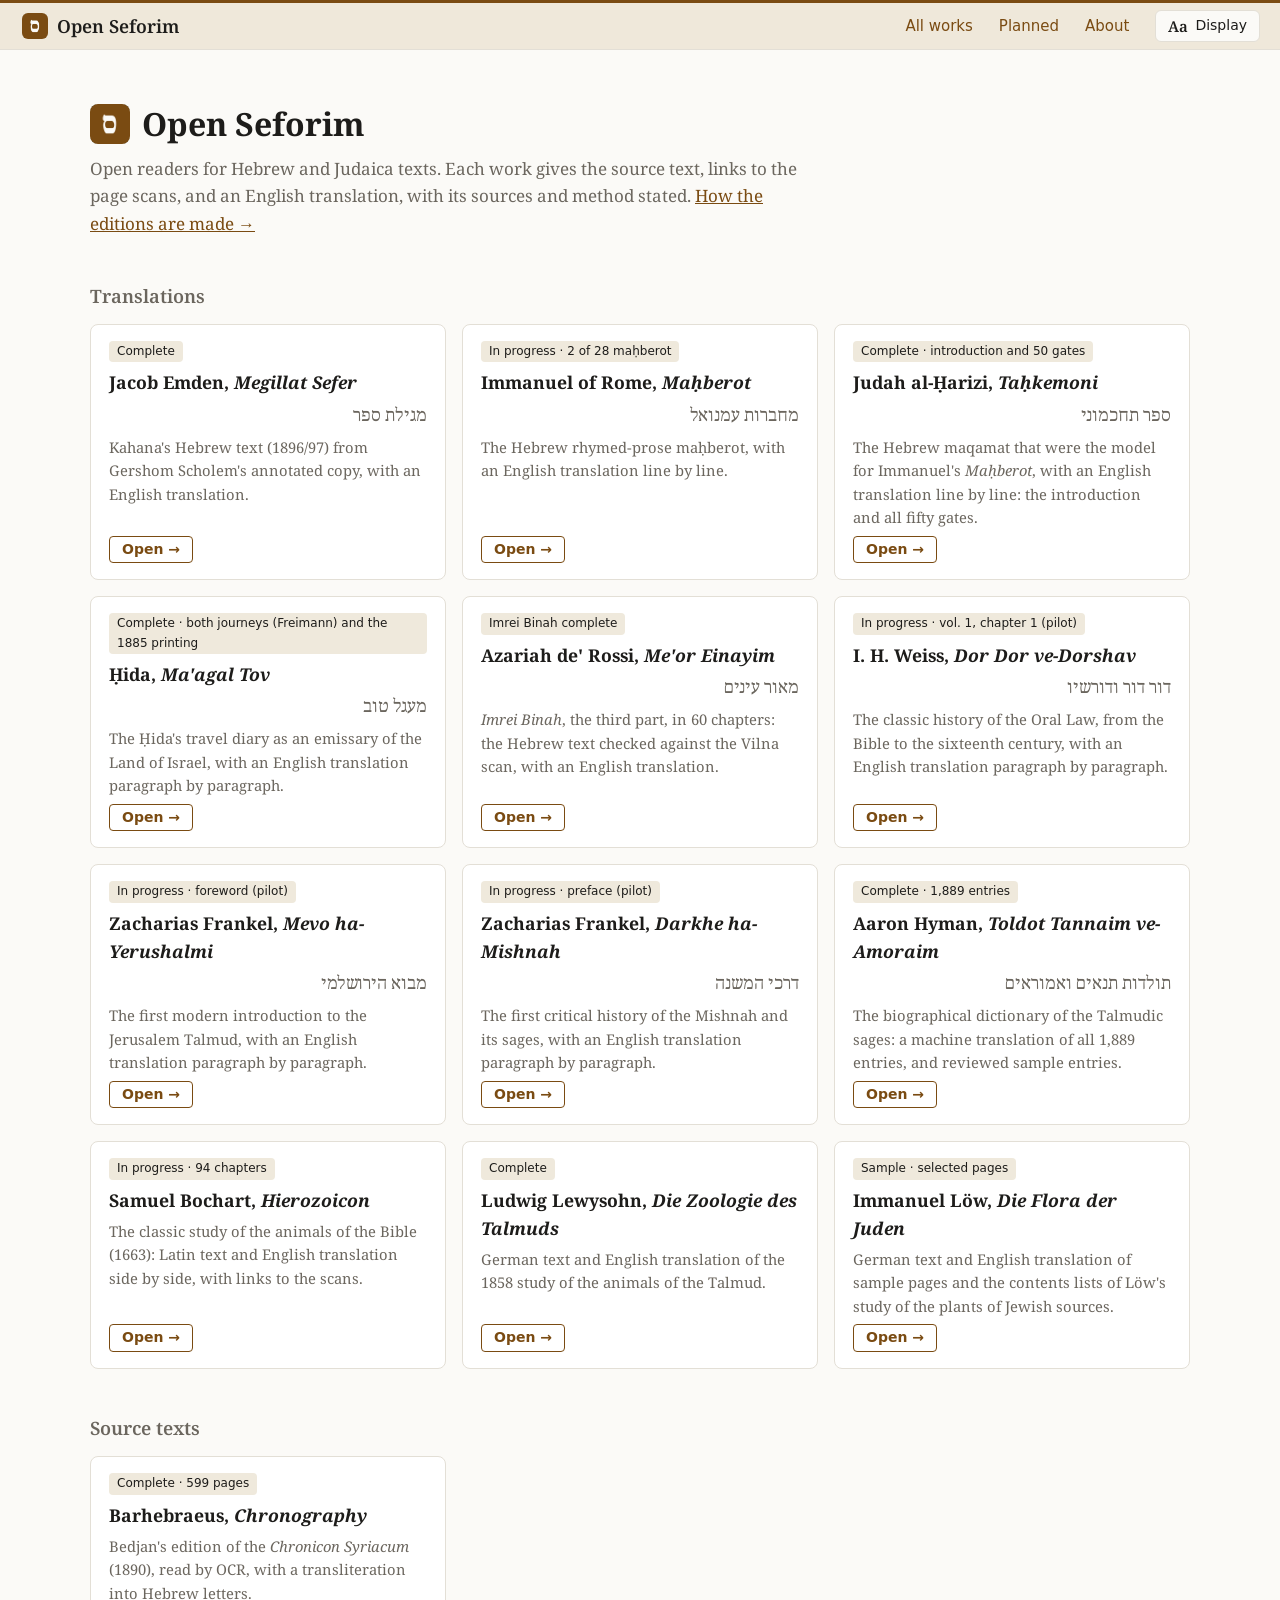
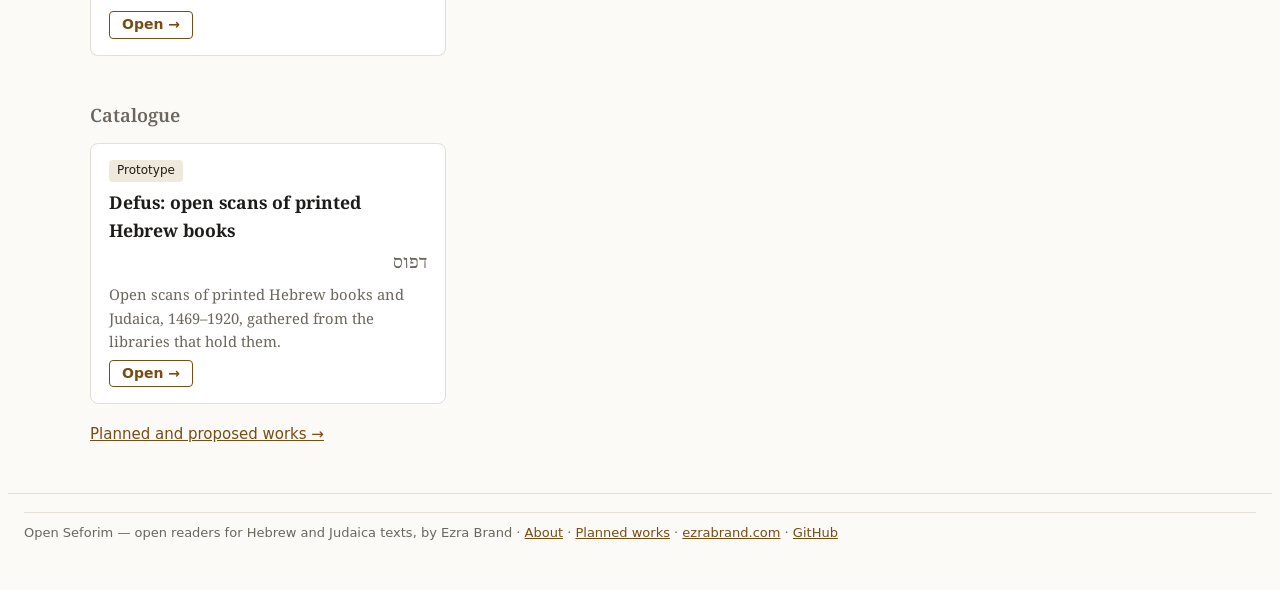
<file: index.html>
<!doctype html>
<html lang="en"><head><!--os:early--><script>(function(){try{var d=document.documentElement,L=localStorage,t=L.getItem('os-theme')||'auto';if(t==='paper'&&d.classList.contains('os-own-palette'))t='light';if(t!=='auto')d.setAttribute('data-theme',t);var m=document.createElement('meta');m.name='color-scheme';m.content=t==='dark'?'dark':t==='auto'?'light dark':'light';document.head.appendChild(m);var s=L.getItem('os-size'),h=L.getItem('os-he'),b=L.getItem('bh-size');if(s===null&&b){s=b;L.setItem('os-size',b)}if(s)d.setAttribute('data-os-size',s);var F={frank:'Frank+Ruhl+Libre:wght@400;600',david:'David+Libre:wght@400;500'};if(h){d.setAttribute('data-os-he',h);if(F[h]){var l=document.createElement('link');l.rel='stylesheet';l.setAttribute('data-os-font',F[h]);l.href='https://fonts.googleapis.com/css2?family='+F[h]+'&display=swap';document.head.appendChild(l)}}}catch(e){}})()</script><!--/os:early--><meta charset="utf-8"><meta name="viewport" content="width=device-width, initial-scale=1">
<title>Open Seforim</title>
<meta name="description" content="Open readers for Hebrew and Judaica texts: source text, page scans and English translation side by side.">
<meta property="og:title" content="Open Seforim"><meta property="og:type" content="website">
<link rel="canonical" href="https://openseforim.org/">
<script>var osT=localStorage.getItem('os-theme');osT&&osT!='auto'&&document.documentElement.setAttribute('data-theme',osT)</script>
<link rel="preconnect" href="https://fonts.googleapis.com"><link rel="preconnect" href="https://fonts.gstatic.com" crossorigin>
<link href="https://fonts.googleapis.com/css2?family=Noto+Serif:ital,wght@0,400;0,600;1,400&family=Noto+Serif+Hebrew:wght@400;600&display=swap" rel="stylesheet">
<link rel="stylesheet" href="/assets/os.css">
<script src="/assets/os.js" defer></script>
<!--os:seo-->
<meta property="og:description" content="Open readers for Hebrew and Judaica texts: source text, page scans and English translation side by side.">
<meta property="og:url" content="https://openseforim.org/">
<meta property="og:site_name" content="Open Seforim">
<meta property="og:image" content="https://openseforim.org/assets/og.png">
<meta property="og:image:width" content="1200">
<meta property="og:image:height" content="630">
<meta name="twitter:card" content="summary_large_image">
<link rel="icon" href="/favicon.svg" type="image/svg+xml">
<link rel="icon" href="/favicon.ico" sizes="any">
<link rel="apple-touch-icon" href="/apple-touch-icon.png">
<script type="application/ld+json">{"@context": "https://schema.org", "@type": "WebSite", "name": "Open Seforim", "url": "https://openseforim.org/", "description": "Open readers for Hebrew and Judaica texts: source text, page scans and English translation side by side.", "publisher": {"@type": "Person", "name": "Ezra Brand", "url": "https://www.ezrabrand.com/"}}</script>
<!--/os:seo-->
</head><body class="os-landing">
<main class="wrap" id="works">
  <section class="hero">
    <h1><img class="logo" src="/apple-touch-icon.png" alt="" width="40" height="40">Open Seforim</h1>
    <p>Open readers for Hebrew and Judaica texts. Each work gives the source text, links to the page scans, and an English translation, with its sources and method stated. <a href="/about/">How the editions are made →</a></p>
  </section>
  <h2 class="sect">Translations</h2>
  <section class="grid">
    <article class="card">
      <span class="badge">Complete</span>
      <h3>Jacob Emden, <i>Megillat Sefer</i></h3>
      <div class="he" lang="he" dir="rtl">מגילת ספר</div>
      <p>Kahana&#x27;s Hebrew text (1896/97) from Gershom Scholem&#x27;s annotated copy, with an English translation.</p>
      <a class="open" href="/emden/">Open<span class="vh"> Jacob Emden, Megillat Sefer</span> →</a>
    </article>
    <article class="card">
      <span class="badge">In progress · 2 of 28 maḥberot</span>
      <h3>Immanuel of Rome, <i>Maḥberot</i></h3>
      <div class="he" lang="he" dir="rtl">מחברות עמנואל</div>
      <p>The Hebrew rhymed-prose maḥberot, with an English translation line by line.</p>
      <a class="open" href="/immanuel/">Open<span class="vh"> Immanuel of Rome, Maḥberot</span> →</a>
    </article>
    <article class="card">
      <span class="badge">Complete · introduction and 50 gates</span>
      <h3>Judah al-Ḥarizi, <i>Taḥkemoni</i></h3>
      <div class="he" lang="he" dir="rtl">ספר תחכמוני</div>
      <p>The Hebrew maqamat that were the model for Immanuel&#x27;s <i>Maḥberot</i>, with an English translation line by line: the introduction and all fifty gates.</p>
      <a class="open" href="/tahkemoni/">Open<span class="vh"> Judah al-Ḥarizi, Taḥkemoni</span> →</a>
    </article>
    <article class="card">
      <span class="badge">Complete · both journeys (Freimann) and the 1885 printing</span>
      <h3>Ḥida, <i>Ma&#x27;agal Tov</i></h3>
      <div class="he" lang="he" dir="rtl">מעגל טוב</div>
      <p>The Ḥida&#x27;s travel diary as an emissary of the Land of Israel, with an English translation paragraph by paragraph.</p>
      <a class="open" href="/maagal-tov/">Open<span class="vh"> Ḥida, Ma&#x27;agal Tov</span> →</a>
    </article>
    <article class="card">
      <span class="badge">Imrei Binah complete</span>
      <h3>Azariah de&#x27; Rossi, <i>Me&#x27;or Einayim</i></h3>
      <div class="he" lang="he" dir="rtl">מאור עינים</div>
      <p><i>Imrei Binah</i>, the third part, in 60 chapters: the Hebrew text checked against the Vilna scan, with an English translation.</p>
      <a class="open" href="/meor-einayim/">Open<span class="vh"> Azariah de&#x27; Rossi, Me&#x27;or Einayim</span> →</a>
    </article>
    <article class="card">
      <span class="badge">In progress · vol. 1, chapter 1 (pilot)</span>
      <h3>I. H. Weiss, <i>Dor Dor ve-Dorshav</i></h3>
      <div class="he" lang="he" dir="rtl">דור דור ודורשיו</div>
      <p>The classic history of the Oral Law, from the Bible to the sixteenth century, with an English translation paragraph by paragraph.</p>
      <a class="open" href="/weiss/">Open<span class="vh"> I. H. Weiss, Dor Dor ve-Dorshav</span> →</a>
    </article>
    <article class="card">
      <span class="badge">In progress · foreword (pilot)</span>
      <h3>Zacharias Frankel, <i>Mevo ha-Yerushalmi</i></h3>
      <div class="he" lang="he" dir="rtl">מבוא הירושלמי</div>
      <p>The first modern introduction to the Jerusalem Talmud, with an English translation paragraph by paragraph.</p>
      <a class="open" href="/frankel-mevo/">Open<span class="vh"> Zacharias Frankel, Mevo ha-Yerushalmi</span> →</a>
    </article>
    <article class="card">
      <span class="badge">In progress · preface (pilot)</span>
      <h3>Zacharias Frankel, <i>Darkhe ha-Mishnah</i></h3>
      <div class="he" lang="he" dir="rtl">דרכי המשנה</div>
      <p>The first critical history of the Mishnah and its sages, with an English translation paragraph by paragraph.</p>
      <a class="open" href="/frankel-darkhe/">Open<span class="vh"> Zacharias Frankel, Darkhe ha-Mishnah</span> →</a>
    </article>
    <article class="card">
      <span class="badge">Complete · 1,889 entries</span>
      <h3>Aaron Hyman, <i>Toldot Tannaim ve-Amoraim</i></h3>
      <div class="he" lang="he" dir="rtl">תולדות תנאים ואמוראים</div>
      <p>The biographical dictionary of the Talmudic sages: a machine translation of all 1,889 entries, and reviewed sample entries.</p>
      <a class="open" href="/hyman/">Open<span class="vh"> Aaron Hyman, Toldot Tannaim ve-Amoraim</span> →</a>
    </article>
    <article class="card">
      <span class="badge">In progress · 94 chapters</span>
      <h3>Samuel Bochart, <i>Hierozoicon</i></h3>
      <p>The classic study of the animals of the Bible (1663): Latin text and English translation side by side, with links to the scans.</p>
      <a class="open" href="/bochart/">Open<span class="vh"> Samuel Bochart, Hierozoicon</span> →</a>
    </article>
    <article class="card">
      <span class="badge">Complete</span>
      <h3>Ludwig Lewysohn, <i>Die Zoologie des Talmuds</i></h3>
      <p>German text and English translation of the 1858 study of the animals of the Talmud.</p>
      <a class="open" href="/lewysohn/">Open<span class="vh"> Ludwig Lewysohn, Die Zoologie des Talmuds</span> →</a>
    </article>
    <article class="card">
      <span class="badge">Sample · selected pages</span>
      <h3>Immanuel Löw, <i>Die Flora der Juden</i></h3>
      <p>German text and English translation of sample pages and the contents lists of Löw&#x27;s study of the plants of Jewish sources.</p>
      <a class="open" href="/loew/">Open<span class="vh"> Immanuel Löw, Die Flora der Juden</span> →</a>
    </article>
  </section>
  <h2 class="sect">Source texts</h2>
  <section class="grid">
    <article class="card">
      <span class="badge">Complete · 599 pages</span>
      <h3>Barhebraeus, <i>Chronography</i></h3>
      <p>Bedjan&#x27;s edition of the <i>Chronicon Syriacum</i> (1890), read by OCR, with a transliteration into Hebrew letters.</p>
      <a class="open" href="/barhebraeus/">Open<span class="vh"> Barhebraeus, Chronography</span> →</a>
    </article>
  </section>
  <h2 class="sect">Catalogue</h2>
  <section class="grid">
    <article class="card">
      <span class="badge">Prototype</span>
      <h3>Defus: open scans of printed Hebrew books</h3>
      <div class="he" lang="he" dir="rtl">דפוס</div>
      <p>Open scans of printed Hebrew books and Judaica, 1469–1920, gathered from the libraries that hold them.</p>
      <a class="open" href="/defus/">Open<span class="vh"> Defus: open scans of printed Hebrew books</span> →</a>
    </article>
  </section>
  <p class="next-link"><a href="/next/">Planned and proposed works →</a></p>
</main>
<footer class="os-foot"><div class="os-foot-in"><div class="os-brand"><p>Open Seforim — open readers for Hebrew and Judaica texts, by Ezra Brand · <a href="/about/">About</a> · <a href="/next/">Planned works</a> · <a href="https://www.ezrabrand.com/">ezrabrand.com</a> · <a href="https://github.com/openseforim">GitHub</a></p></div></div></footer>
</body></html>
</file>
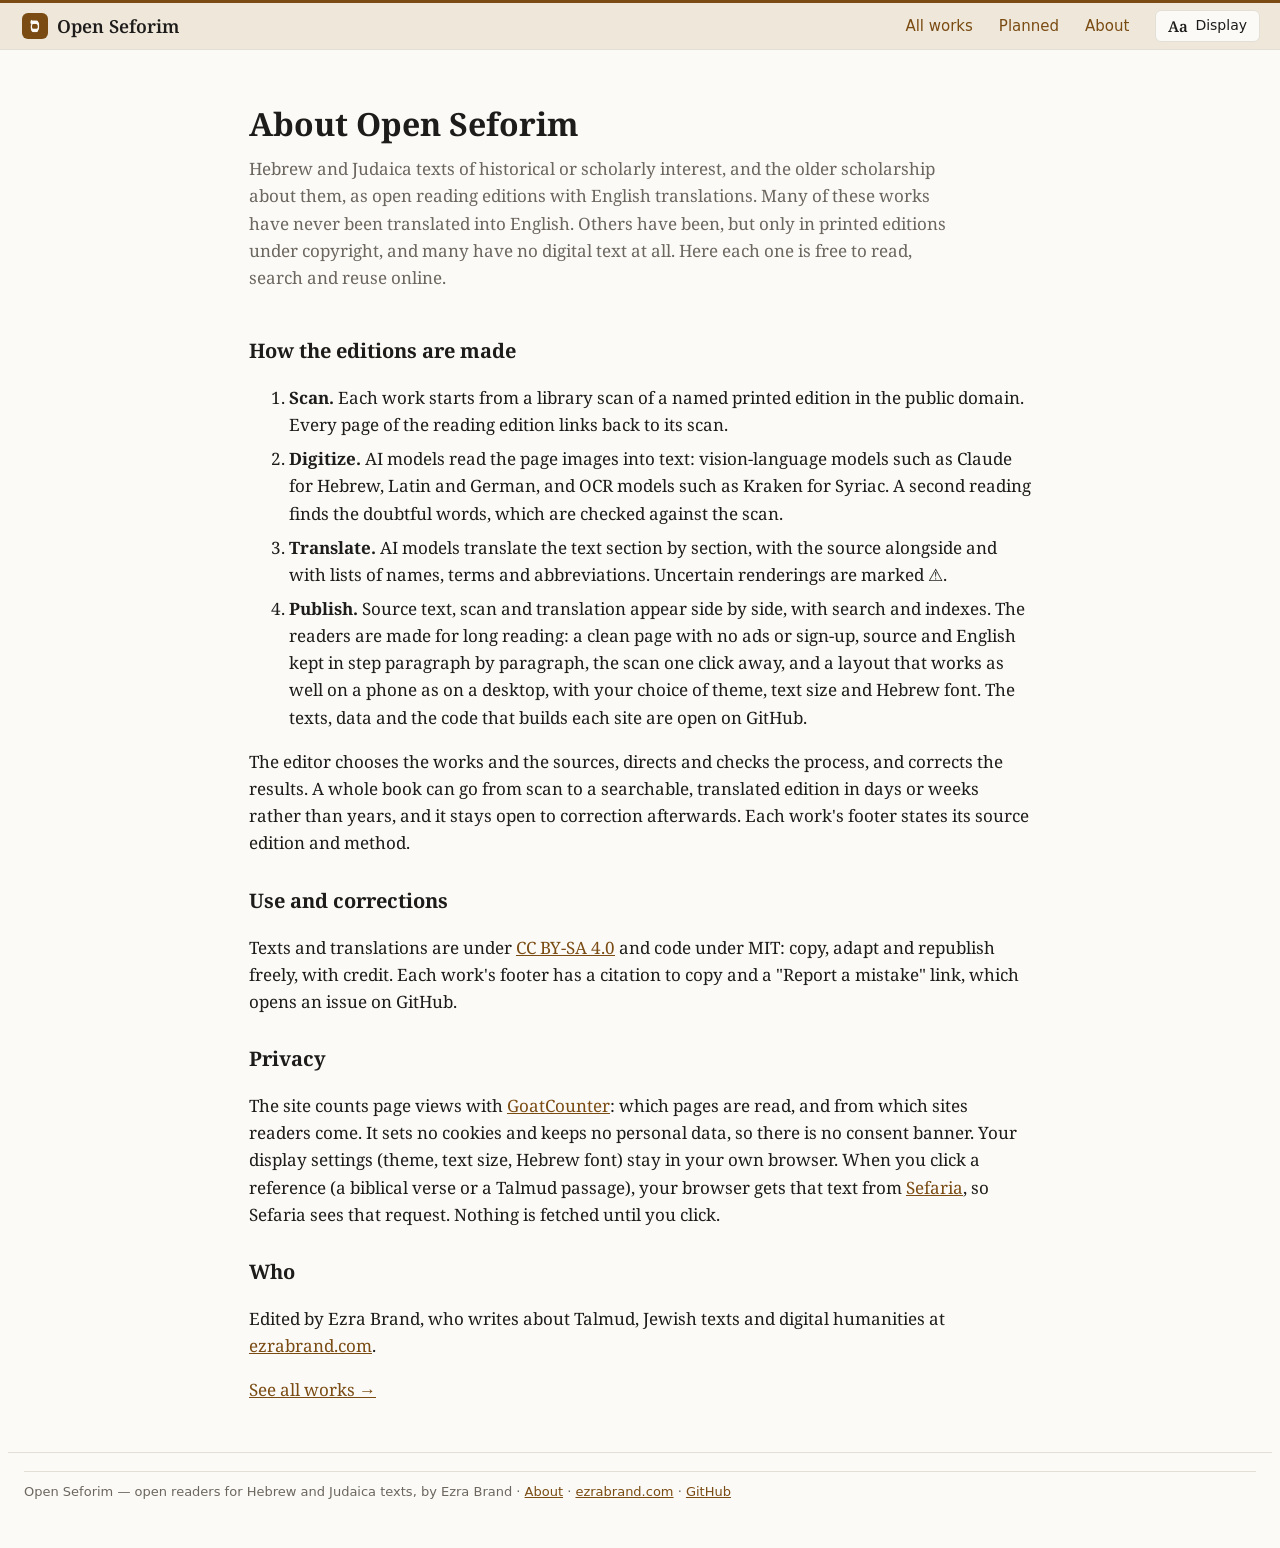
<file: about/index.html>
<!doctype html>
<html lang="en"><head><!--os:early--><script>(function(){try{var d=document.documentElement,L=localStorage,t=L.getItem('os-theme')||'auto';if(t==='paper'&&d.classList.contains('os-own-palette'))t='light';if(t!=='auto')d.setAttribute('data-theme',t);var m=document.createElement('meta');m.name='color-scheme';m.content=t==='dark'?'dark':t==='auto'?'light dark':'light';document.head.appendChild(m);var s=L.getItem('os-size'),h=L.getItem('os-he'),b=L.getItem('bh-size');if(s===null&&b){s=b;L.setItem('os-size',b)}if(s)d.setAttribute('data-os-size',s);var F={frank:'Frank+Ruhl+Libre:wght@400;600',david:'David+Libre:wght@400;500'};if(h){d.setAttribute('data-os-he',h);if(F[h]){var l=document.createElement('link');l.rel='stylesheet';l.setAttribute('data-os-font',F[h]);l.href='https://fonts.googleapis.com/css2?family='+F[h]+'&display=swap';document.head.appendChild(l)}}}catch(e){}})()</script><!--/os:early--><meta charset="utf-8"><meta name="viewport" content="width=device-width, initial-scale=1">
<title>About · Open Seforim</title>
<meta name="description" content="Free reading editions of Hebrew and Judaica texts, many never before in English: source and translation side by side, linked to the scans, searchable and free to reuse.">
<script>var osT=localStorage.getItem('os-theme');osT&&osT!='auto'&&document.documentElement.setAttribute('data-theme',osT)</script>
<link rel="preconnect" href="https://fonts.googleapis.com"><link rel="preconnect" href="https://fonts.gstatic.com" crossorigin>
<link href="https://fonts.googleapis.com/css2?family=Noto+Serif:ital,wght@0,400;0,600;1,400&family=Noto+Serif+Hebrew:wght@400;600&display=swap" rel="stylesheet">
<link rel="stylesheet" href="/assets/os.css">
<script src="/assets/os.js" defer></script>
<!--os:seo-->
<link rel="canonical" href="https://openseforim.org/about/">
<meta property="og:title" content="About · Open Seforim">
<meta property="og:description" content="Free reading editions of Hebrew and Judaica texts, many never before in English: source and translation side by side, linked to the scans, searchable and free to reuse.">
<meta property="og:url" content="https://openseforim.org/about/">
<meta property="og:type" content="article">
<meta property="og:site_name" content="Open Seforim">
<meta property="og:image" content="https://openseforim.org/assets/og.png">
<meta property="og:image:width" content="1200">
<meta property="og:image:height" content="630">
<meta name="twitter:card" content="summary_large_image">
<link rel="icon" href="/favicon.svg" type="image/svg+xml">
<link rel="icon" href="/favicon.ico" sizes="any">
<link rel="apple-touch-icon" href="/apple-touch-icon.png">
<!--/os:seo-->
</head><body class="os-landing">
<main class="wrap prose">
  <section class="hero">
    <h1>About Open Seforim</h1>
    <p>Hebrew and Judaica texts of historical or scholarly interest, and the older scholarship about them, as open
    reading editions with English translations. Many of these works have never been translated into English. Others
    have been, but only in printed editions under copyright, and many have no digital text at all. Here each one is
    free to read, search and reuse online.</p>
  </section>

  <h2>How the editions are made</h2>
  <ol>
    <li><strong>Scan.</strong> Each work starts from a library scan of a named printed edition in the public
    domain. Every page of the reading edition links back to its scan.</li>
    <li><strong>Digitize.</strong> AI models read the page images into text: vision-language models such as Claude
    for Hebrew, Latin and German, and OCR models such as Kraken for Syriac. A second reading finds the doubtful
    words, which are checked against the scan.</li>
    <li><strong>Translate.</strong> AI models translate the text section by section, with the source alongside and
    with lists of names, terms and abbreviations. Uncertain renderings are marked ⚠.</li>
    <li><strong>Publish.</strong> Source text, scan and translation appear side by side, with search and indexes.
    The readers are made for long reading: a clean page with no ads or sign-up, source and English kept in step
    paragraph by paragraph, the scan one click away, and a layout that works as well on a phone as on a desktop,
    with your choice of theme, text size and Hebrew font. The texts, data and the code that builds each site are
    open on GitHub.</li>
  </ol>
  <p>The editor chooses the works and the sources, directs and checks the process, and corrects the results. A
  whole book can go from scan to a searchable, translated edition in days or weeks rather than years, and it stays
  open to correction afterwards. Each work's footer states its source edition and method.</p>

  <h2>Use and corrections</h2>
  <p>Texts and translations are under <a href="https://creativecommons.org/licenses/by-sa/4.0/">CC BY-SA 4.0</a>
  and code under MIT: copy, adapt and republish freely, with credit. Each work's footer has a citation to copy and a
  "Report a mistake" link, which opens an issue on GitHub.</p>

  <h2>Privacy</h2>
  <p>The site counts page views with <a href="https://www.goatcounter.com/">GoatCounter</a>: which pages are read,
  and from which sites readers come. It sets no cookies and keeps no personal data, so there is no consent banner.
  Your display settings (theme, text size, Hebrew font) stay in your own browser.
  When you click a reference (a biblical verse or a Talmud passage), your browser gets that text from
  <a href="https://www.sefaria.org/">Sefaria</a>, so Sefaria sees that request. Nothing is fetched until you click.</p>

  <h2>Who</h2>
  <p>Edited by Ezra Brand, who writes about Talmud, Jewish texts and digital humanities at
  <a href="https://www.ezrabrand.com/">ezrabrand.com</a>.</p>

  <p><a href="/">See all works →</a></p>
</main>
<footer class="os-foot"><div class="os-foot-in"><div class="os-brand"><p>Open Seforim — open readers for Hebrew and Judaica texts, by Ezra Brand · <a href="/about/">About</a> · <a href="https://www.ezrabrand.com/">ezrabrand.com</a> · <a href="https://github.com/openseforim">GitHub</a></p></div></div></footer>
</body></html>
</file>
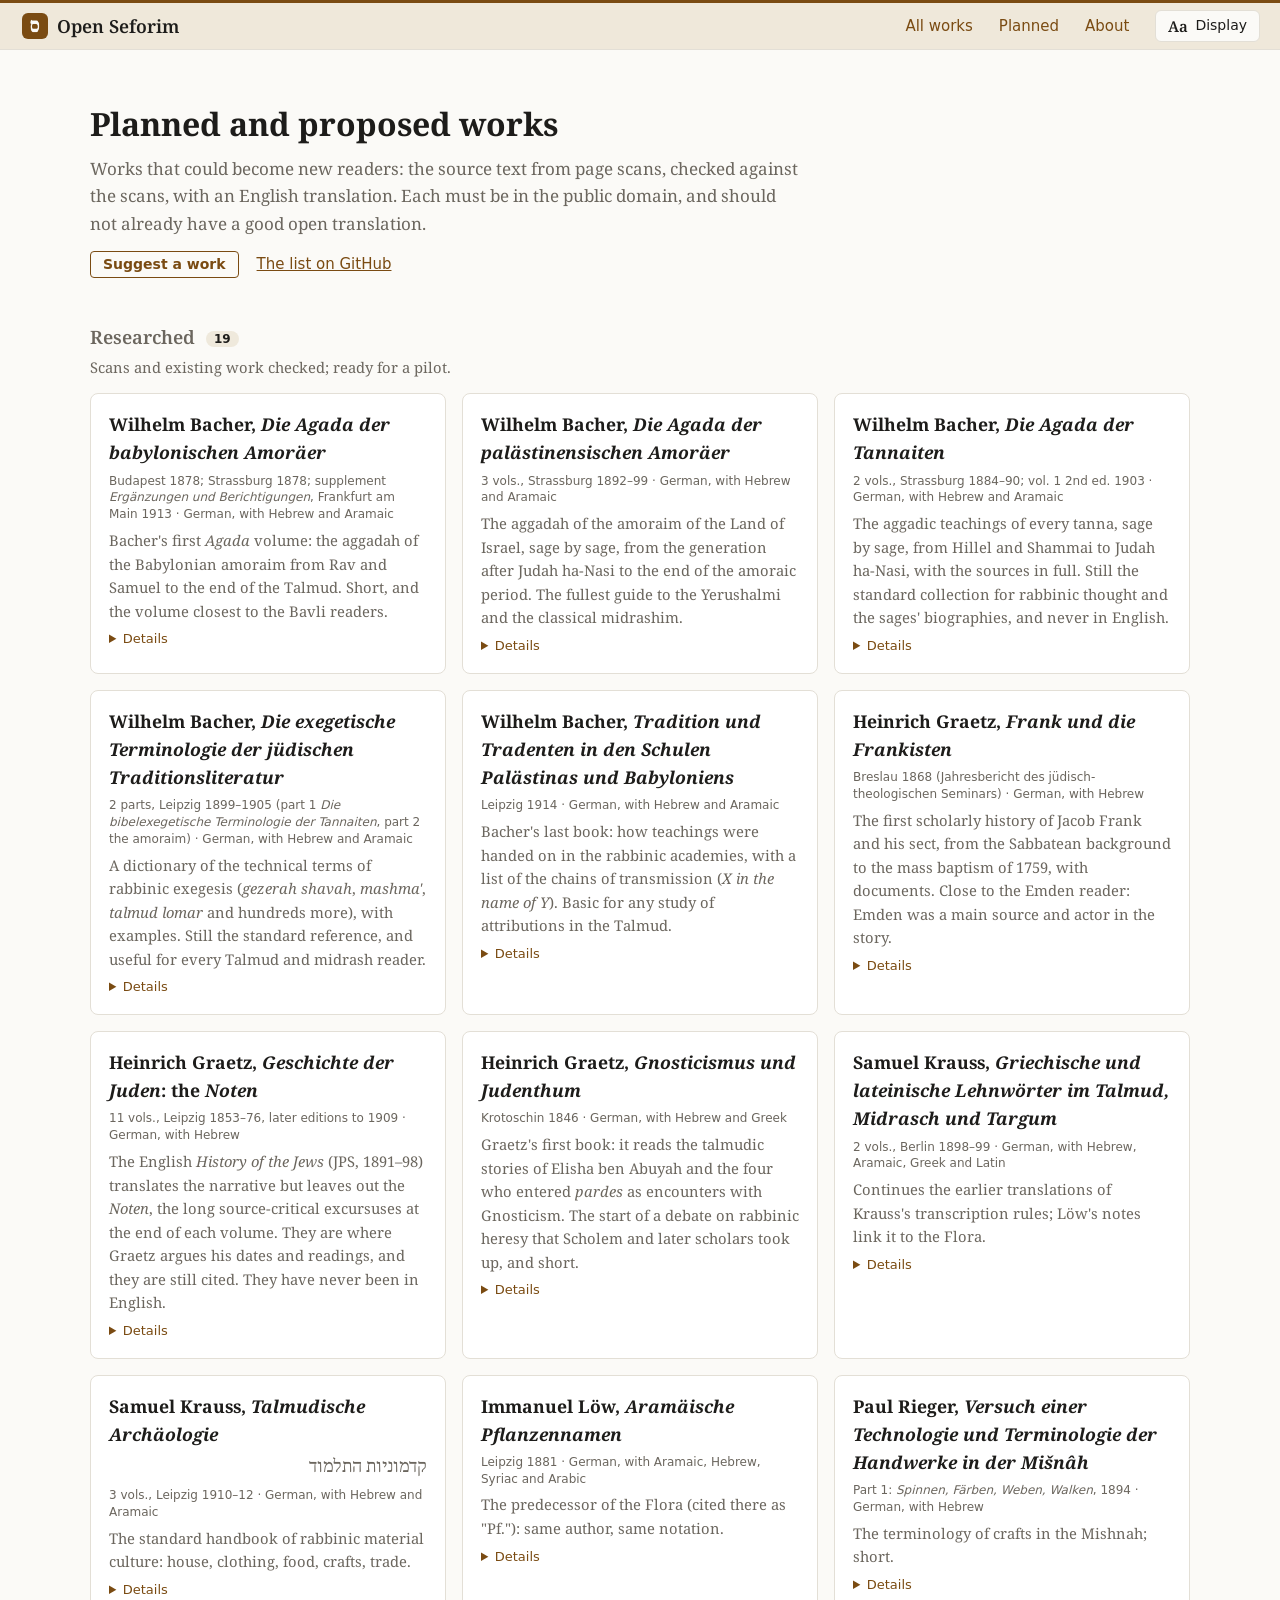
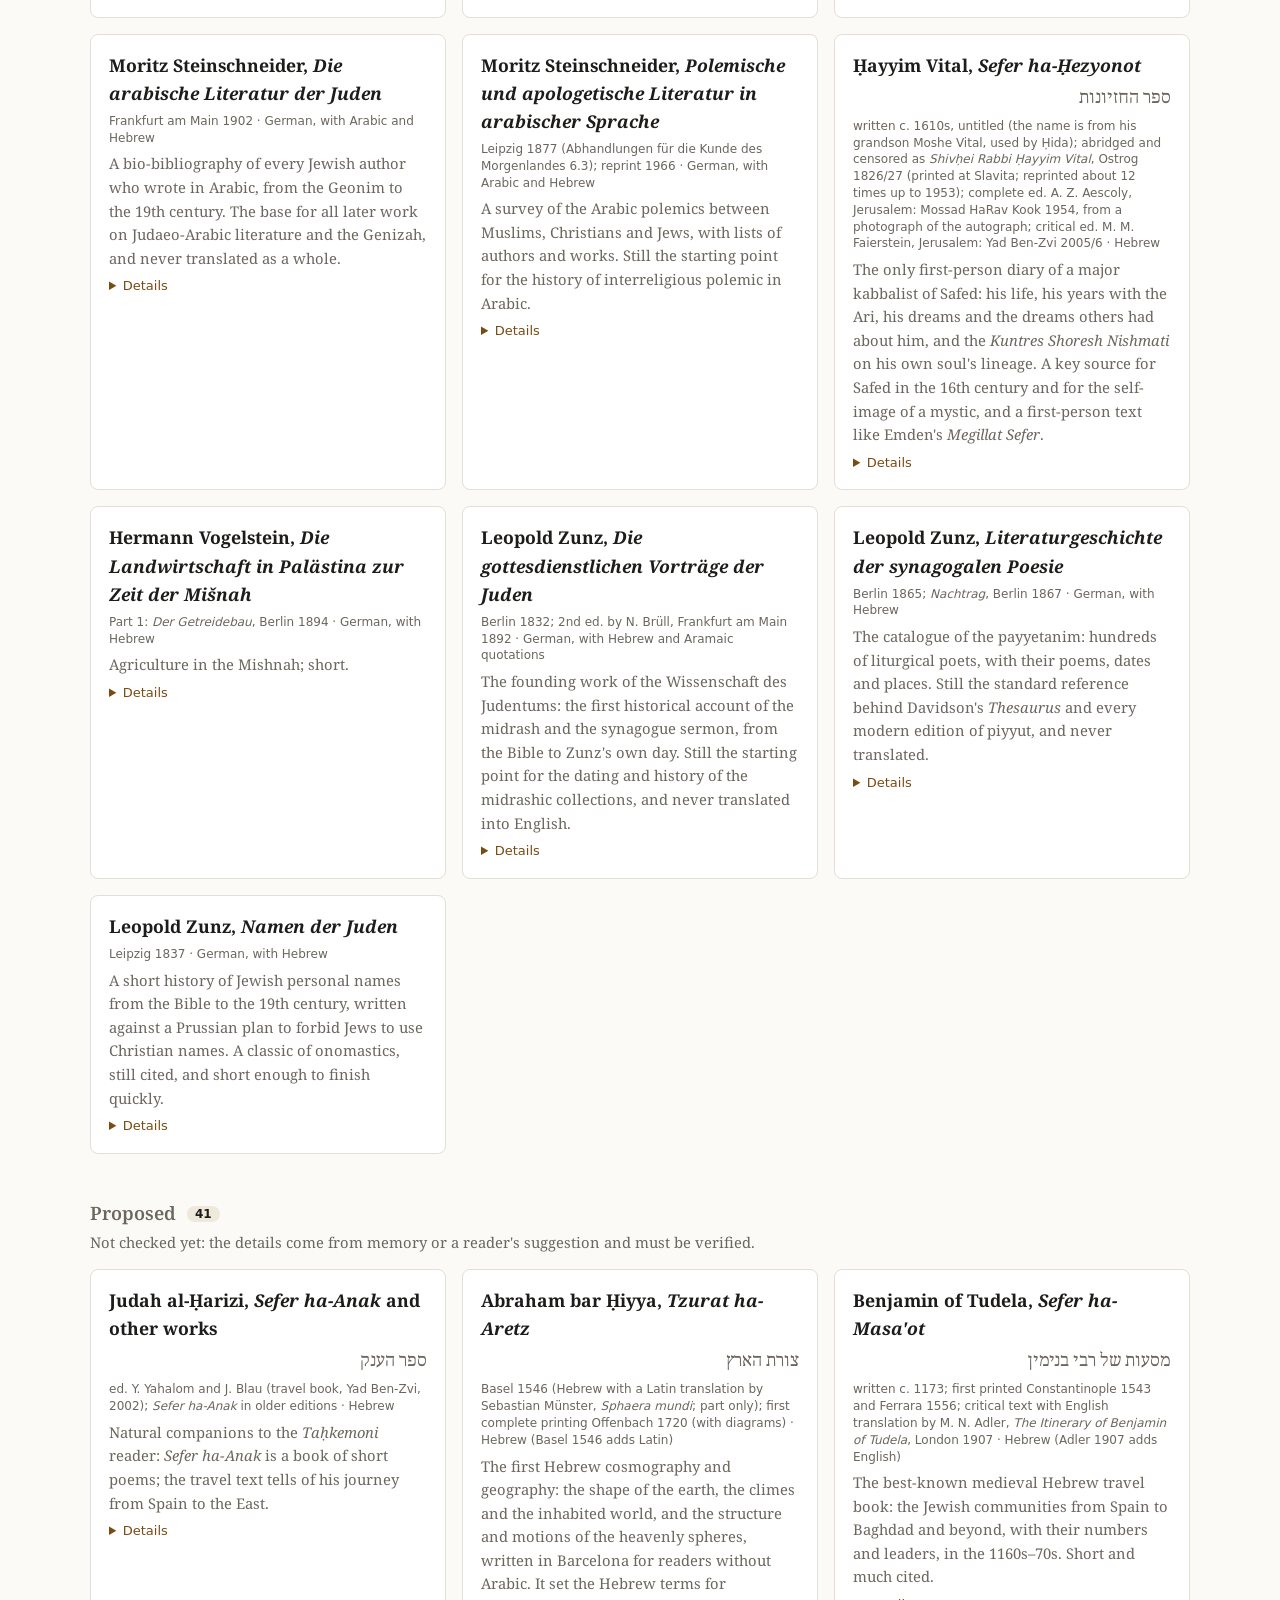
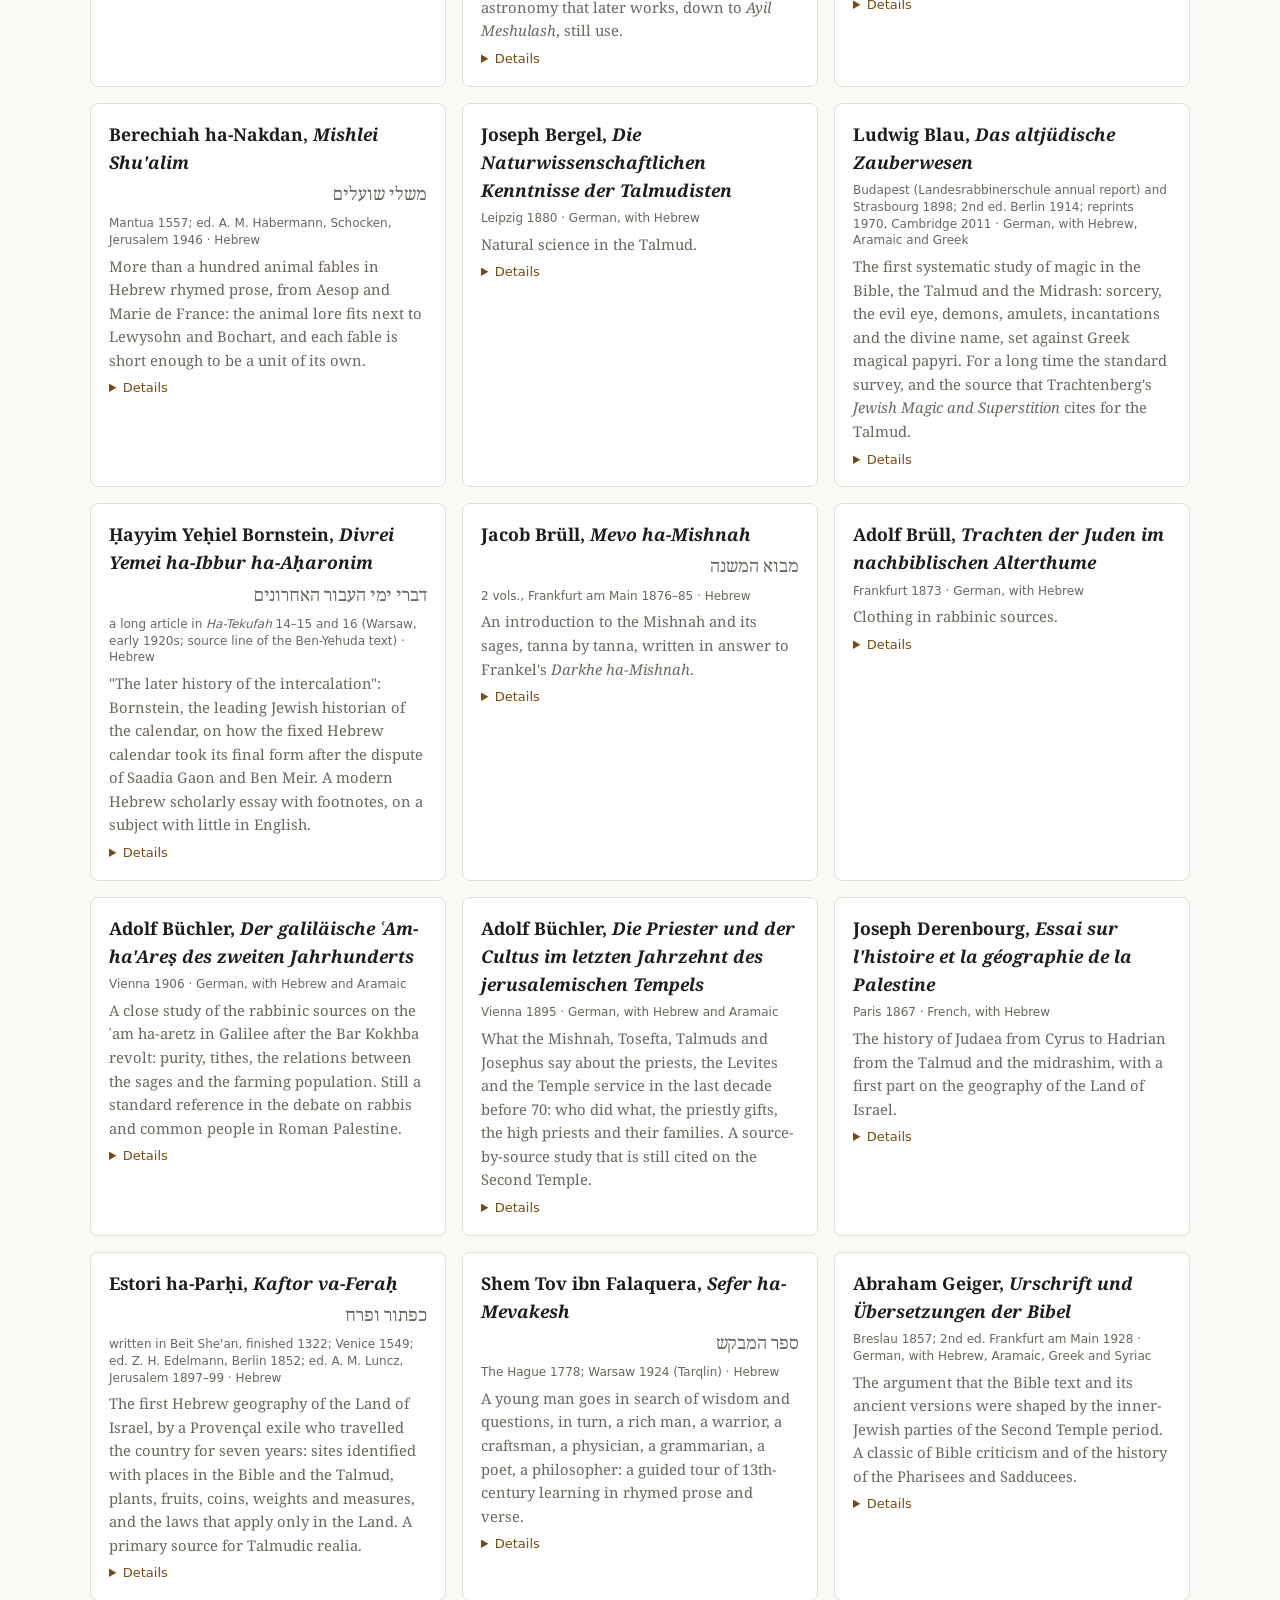
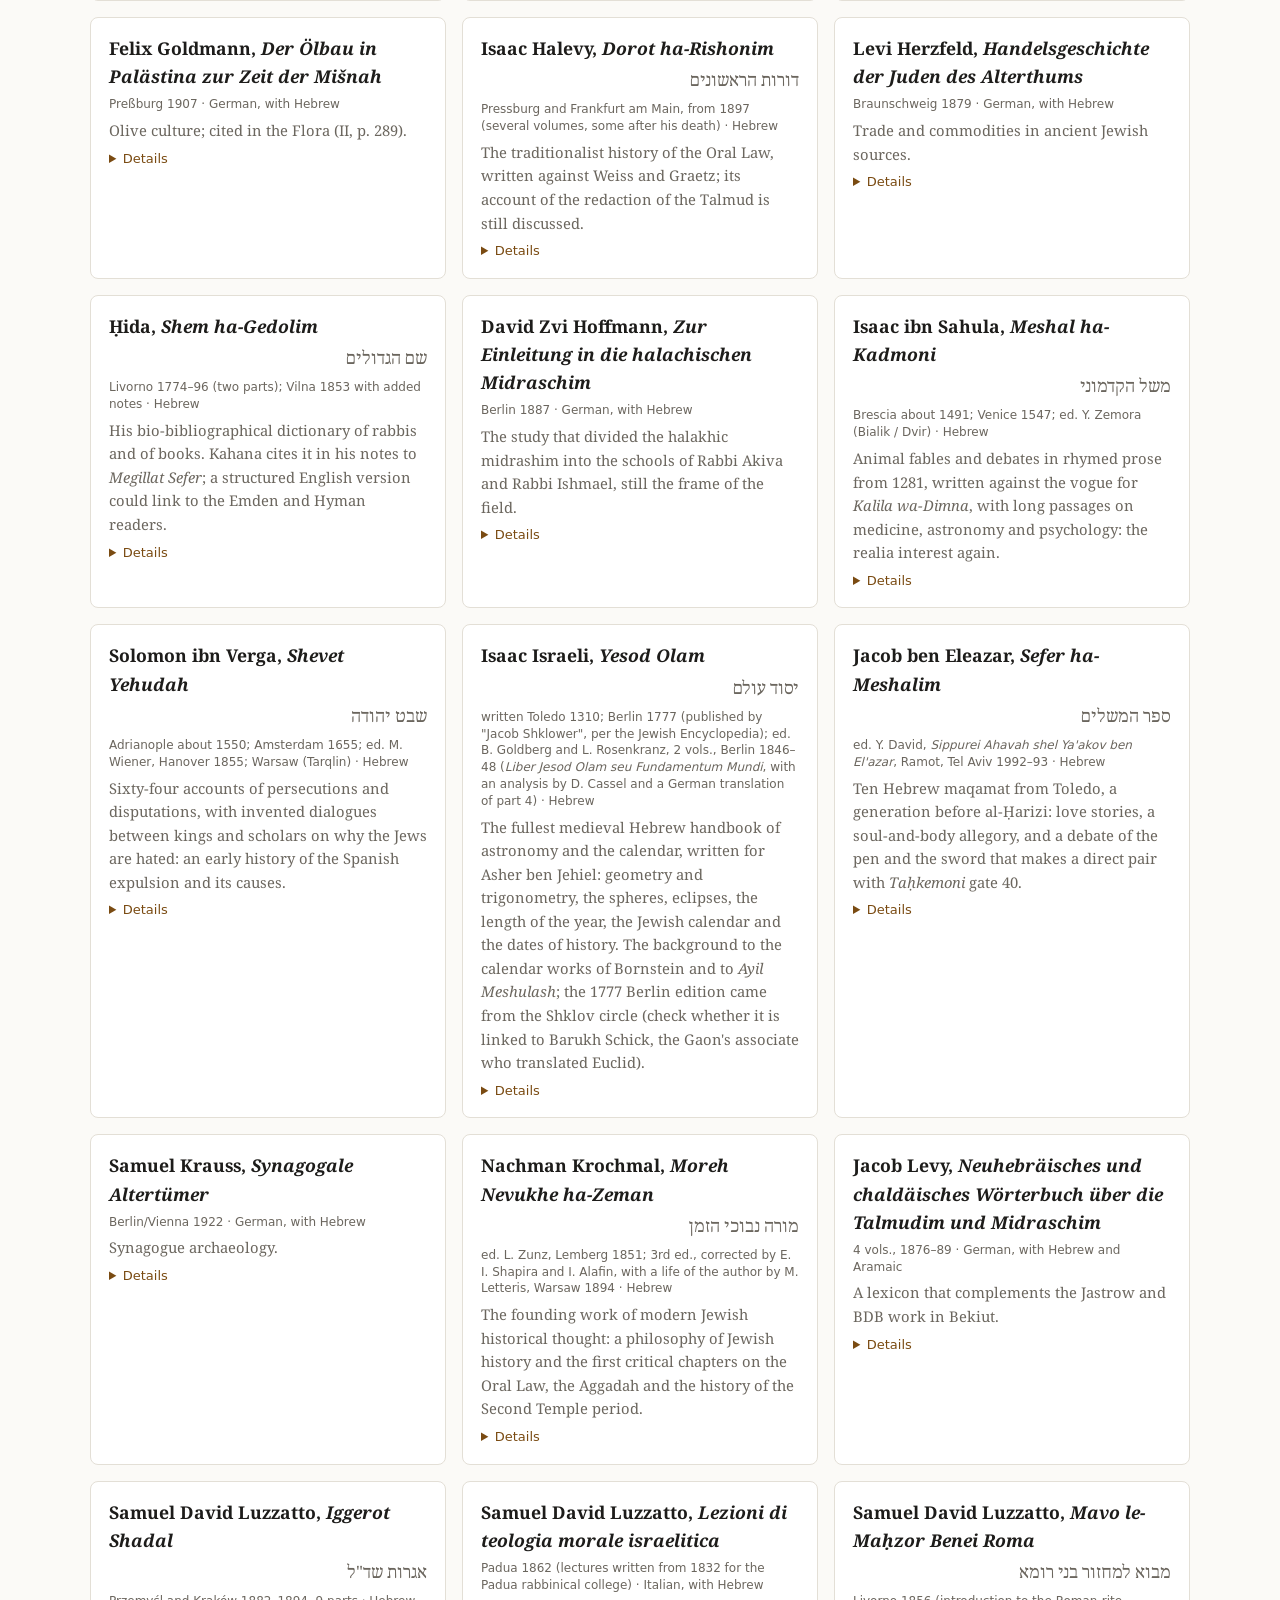
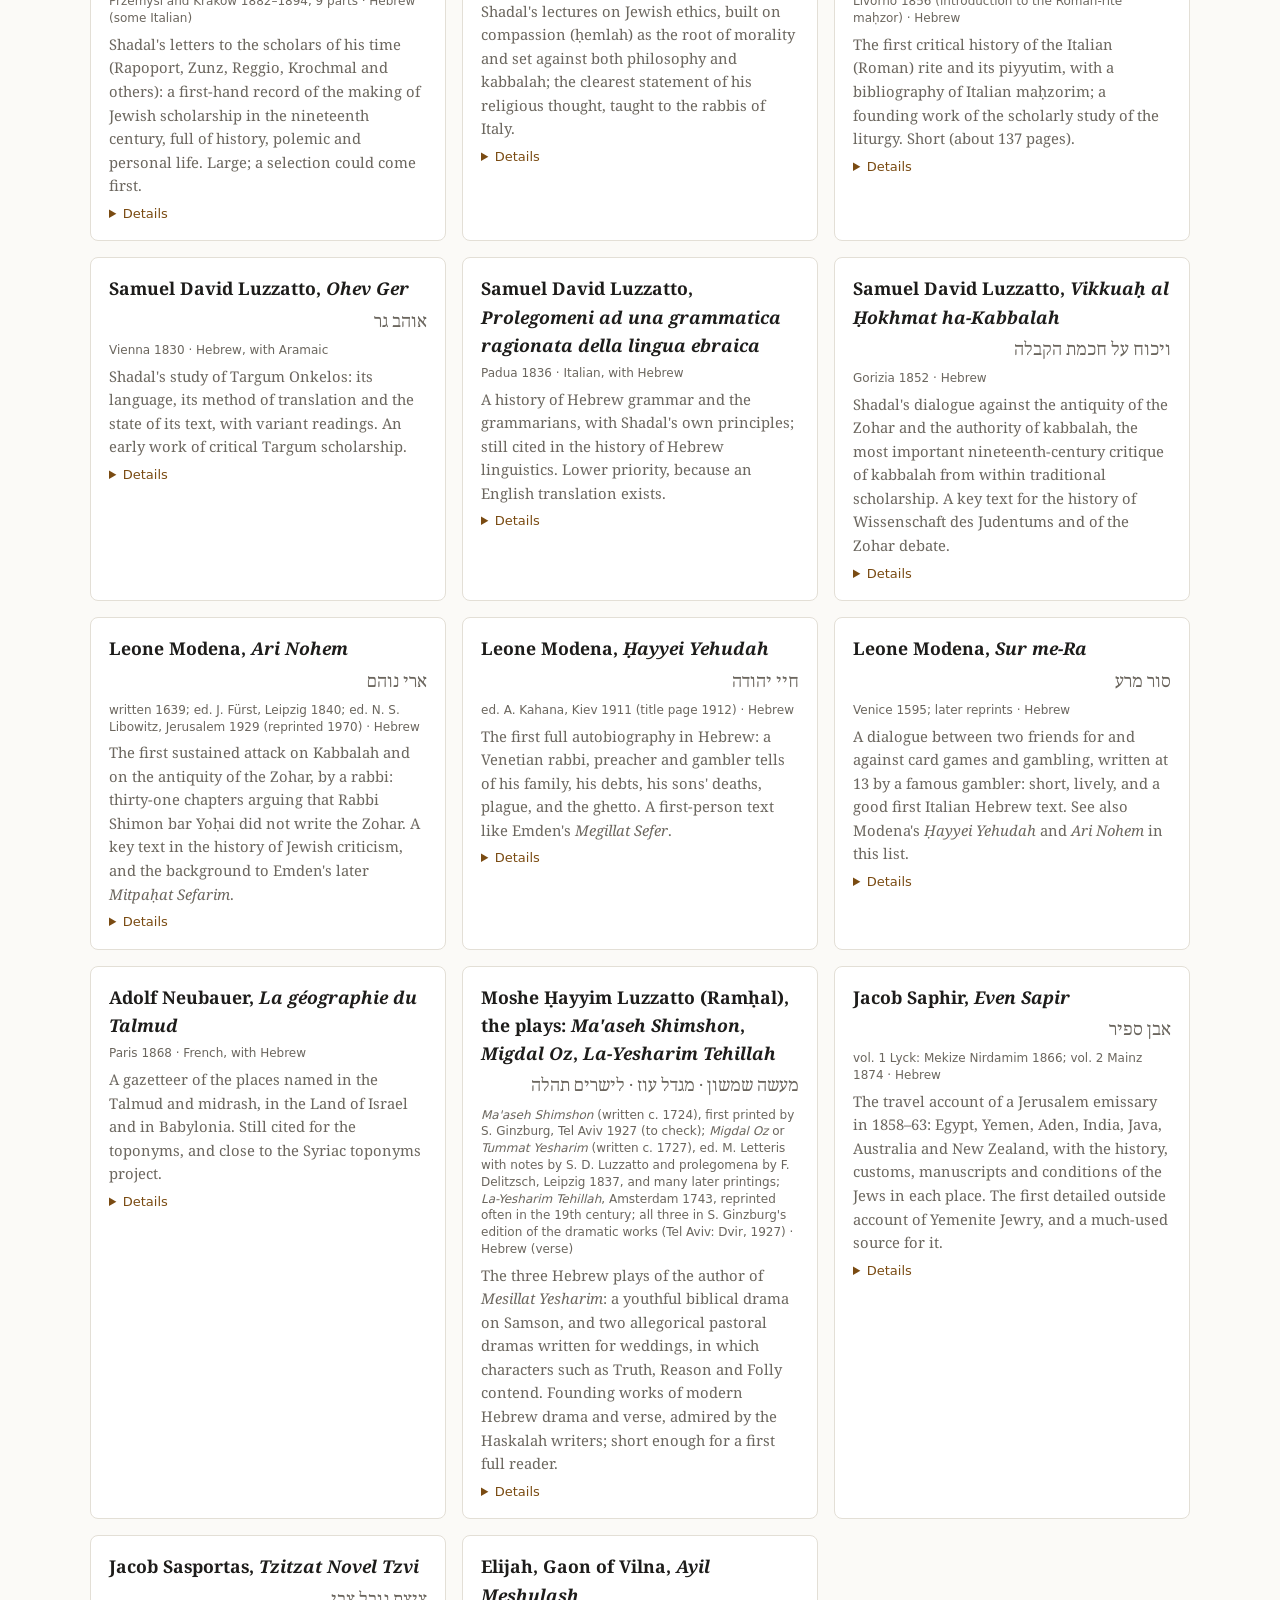
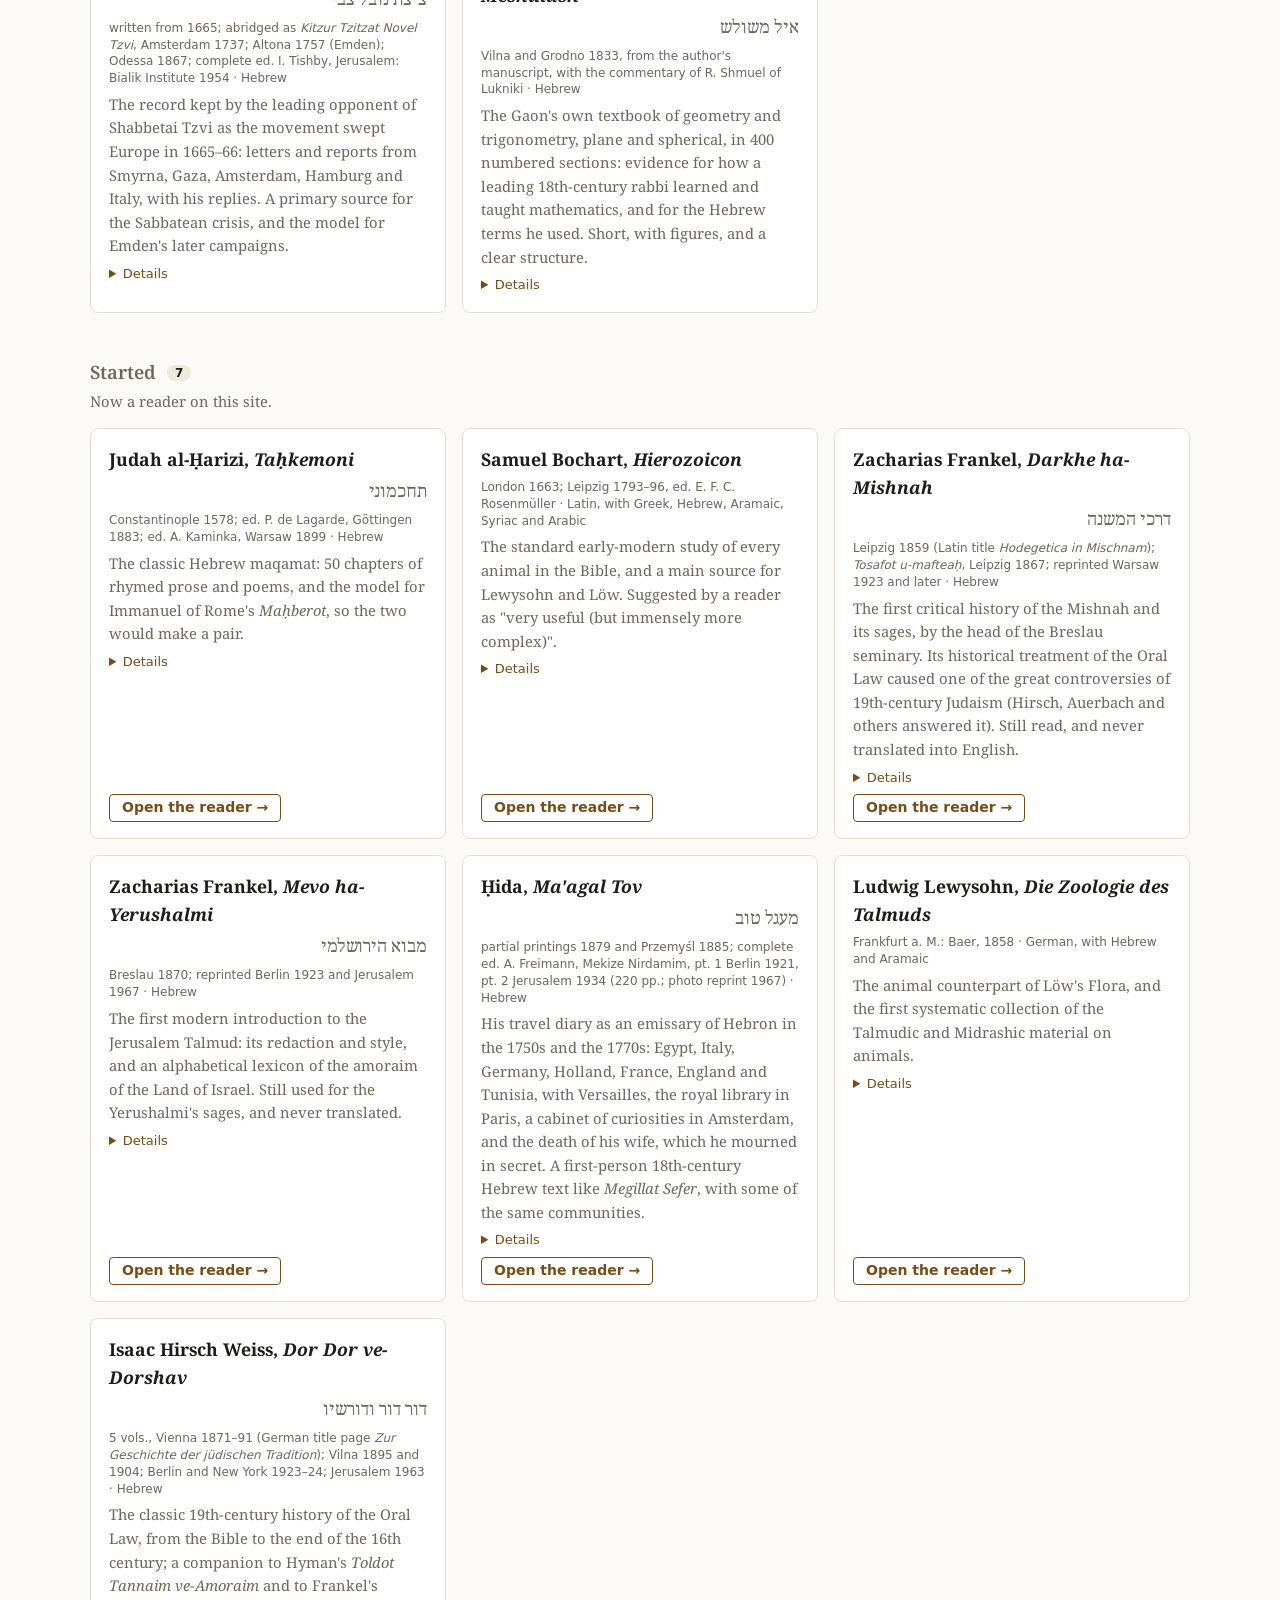
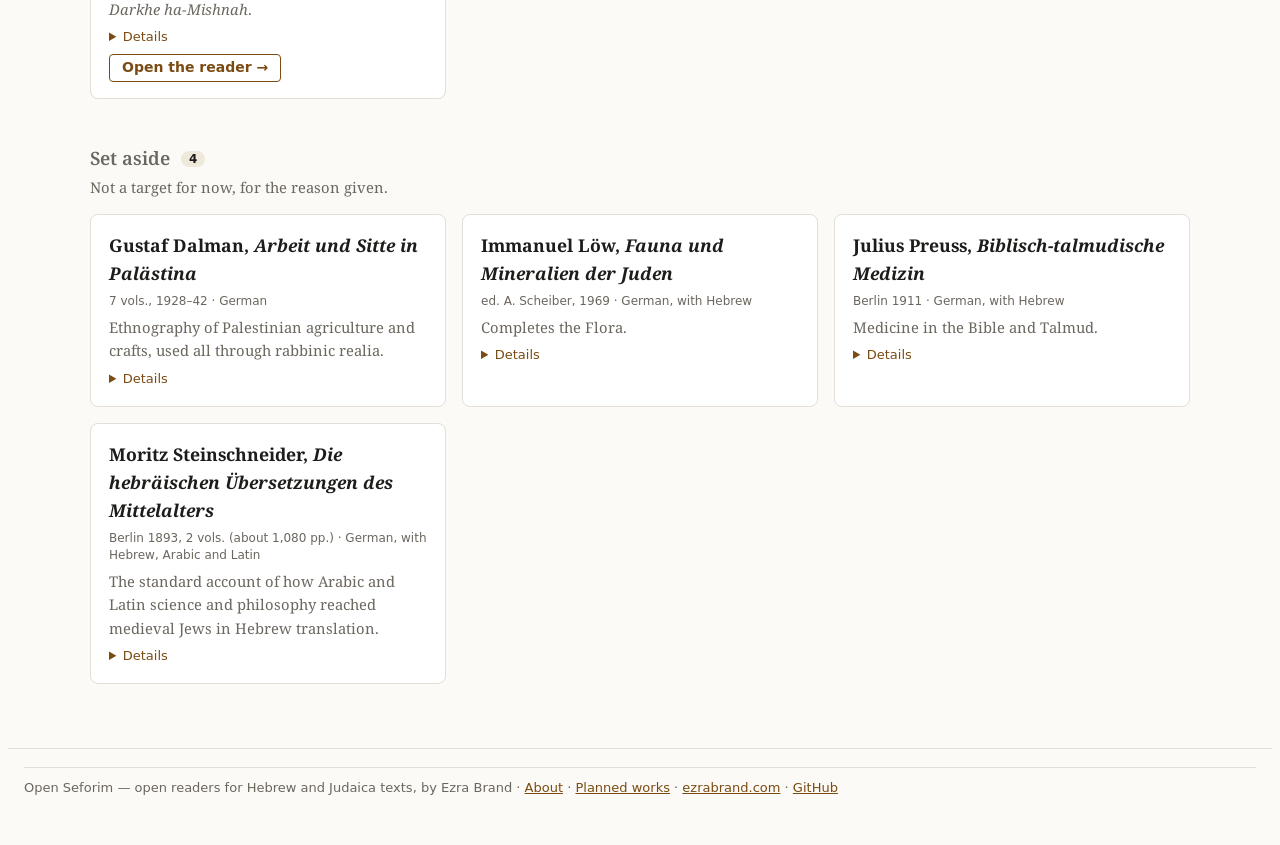
<file: next/index.html>
<!doctype html>
<html lang="en"><head><!--os:early--><script>(function(){try{var d=document.documentElement,L=localStorage,t=L.getItem('os-theme')||'auto';if(t==='paper'&&d.classList.contains('os-own-palette'))t='light';if(t!=='auto')d.setAttribute('data-theme',t);var m=document.createElement('meta');m.name='color-scheme';m.content=t==='dark'?'dark':t==='auto'?'light dark':'light';document.head.appendChild(m);var s=L.getItem('os-size'),h=L.getItem('os-he'),b=L.getItem('bh-size');if(s===null&&b){s=b;L.setItem('os-size',b)}if(s)d.setAttribute('data-os-size',s);var F={frank:'Frank+Ruhl+Libre:wght@400;600',david:'David+Libre:wght@400;500'};if(h){d.setAttribute('data-os-he',h);if(F[h]){var l=document.createElement('link');l.rel='stylesheet';l.setAttribute('data-os-font',F[h]);l.href='https://fonts.googleapis.com/css2?family='+F[h]+'&display=swap';document.head.appendChild(l)}}}catch(e){}})()</script><!--/os:early--><meta charset="utf-8"><meta name="viewport" content="width=device-width, initial-scale=1">
<title>Planned and proposed works · Open Seforim</title>
<meta name="description" content="Works that could become new Open Seforim readers: what they are, where the scans are, and what is already translated.">
<link rel="canonical" href="https://openseforim.org/next/">
<link rel="preconnect" href="https://fonts.googleapis.com"><link rel="preconnect" href="https://fonts.gstatic.com" crossorigin>
<link href="https://fonts.googleapis.com/css2?family=Noto+Serif:ital,wght@0,400;0,600;1,400&family=Noto+Serif+Hebrew:wght@400;600&display=swap" rel="stylesheet">
<link rel="stylesheet" href="/assets/os.css">
<script src="/assets/os.js" defer></script>
<!--os:seo-->
<meta property="og:title" content="Planned and proposed works · Open Seforim">
<meta property="og:description" content="Works that could become new Open Seforim readers: what they are, where the scans are, and what is already translated.">
<meta property="og:url" content="https://openseforim.org/next/">
<meta property="og:type" content="article">
<meta property="og:site_name" content="Open Seforim">
<meta property="og:image" content="https://openseforim.org/assets/og.png">
<meta property="og:image:width" content="1200">
<meta property="og:image:height" content="630">
<meta name="twitter:card" content="summary_large_image">
<link rel="icon" href="/favicon.svg" type="image/svg+xml">
<link rel="icon" href="/favicon.ico" sizes="any">
<link rel="apple-touch-icon" href="/apple-touch-icon.png">
<!--/os:seo-->
</head><body class="os-landing">
<main class="wrap">
  <section class="hero">
    <h1>Planned and proposed works</h1>
    <p>Works that could become new readers: the source text from page scans, checked against the scans, with an English translation. Each must be in the public domain, and should not already have a good open translation.</p>
    <p class="hero-actions"><a class="open" href="https://github.com/openseforim/candidates/issues/new?template=suggest-a-work.yml">Suggest a work</a> <a href="https://github.com/openseforim/candidates">The list on GitHub</a></p>
  </section>
  <h2 class="sect">Researched <span class="count">19</span></h2>
  <p class="sect-note">Scans and existing work checked; ready for a pilot.</p>
  <section class="grid">
    <article class="card" id="bacher-agada-der-babylonischen-amoraeer">
      <h3>Wilhelm Bacher, <i>Die Agada der babylonischen Amoräer</i></h3>
      <div class="meta">Budapest 1878; Strassburg 1878; supplement <i>Ergänzungen und Berichtigungen</i>, Frankfurt am Main 1913 · German, with Hebrew and Aramaic</div>
      <p>Bacher's first <i>Agada</i> volume: the aggadah of the Babylonian amoraim from Rav and Samuel to the end of the Talmud. Short, and the volume closest to the Bavli readers.</p>
      <details><summary>Details</summary><p><b>Scans:</b> 1878: <a href="https://archive.org/details/dieagadaderbabyl00bach" rel="noopener">archive.org dieagadaderbabyl00bach</a> (Toronto, 400 ppi), <a href="https://archive.org/details/dieagadaderbaby00unkngoog" rel="noopener">archive.org dieagadaderbaby00unkngoog</a> (Harvard). Supplement 1913: <a href="https://archive.org/details/ergnzungenundb00bach" rel="noopener">archive.org ergnzungenundb00bach</a>.</p><p><b>Existing work:</b> No English translation found. Check whether A. Z. Rabinowitz also translated this volume into Hebrew.</p><p>About 150 pages: a good Bacher pilot.</p><p class="cmeta">Checked: 24-Nov-2026: archive.org, Open Library, the HathiTrust volumes API, Sefaria, Wikisource and the Project Ben-Yehuda catalogue · added 24-Nov-2026 · <a href="https://github.com/openseforim/candidates/blob/main/candidates/bacher-agada-der-babylonischen-amoraeer.md">Source file</a></p></details>
    </article>
    <article class="card" id="bacher-agada-der-palaestinensischen-amoraeer">
      <h3>Wilhelm Bacher, <i>Die Agada der palästinensischen Amoräer</i></h3>
      <div class="meta">3 vols., Strassburg 1892–99 · German, with Hebrew and Aramaic</div>
      <p>The aggadah of the amoraim of the Land of Israel, sage by sage, from the generation after Judah ha-Nasi to the end of the amoraic period. The fullest guide to the Yerushalmi and the classical midrashim.</p>
      <details><summary>Details</summary><p><b>Scans:</b> <a href="https://archive.org/details/dieagadaderpalas01bach" rel="noopener">archive.org dieagadaderpalas01bach</a>, <a href="https://archive.org/details/dieagadaderpalas02bach" rel="noopener">archive.org dieagadaderpalas02bach</a>, <a href="https://archive.org/details/dieagadaderpalas03bach" rel="noopener">archive.org dieagadaderpalas03bach</a> (University of Illinois, 300 ppi); also <a href="https://archive.org/details/dieagadaderpalae0001bach" rel="noopener">archive.org dieagadaderpalae0001bach</a> to 0003 (a reprint).</p><p><b>Existing work:</b> Hebrew: translated by A. Z. Rabinowitz (Jaffa, Berlin and Tel Aviv: Devir, 1924–); Rabinowitz died in 1945, so the translation is public domain in the EU; check US status for volumes after 1930. <i>Aggadat Amora'e Eretz Yisra'el</i> scans: <a href="https://archive.org/details/agadatamoraeeret111bach" rel="noopener">archive.org agadatamoraeeret111bach</a> and the next parts. No English translation found.</p><p>About 2,000 pages: a long project. Pairs with Frankel's <i>Mevo ha-Yerushalmi</i>.</p><p class="cmeta">Checked: 24-Nov-2026: archive.org, Open Library, the HathiTrust volumes API, Sefaria, Wikisource and the Project Ben-Yehuda catalogue · added 24-Nov-2026 · <a href="https://github.com/openseforim/candidates/blob/main/candidates/bacher-agada-der-palaestinensischen-amoraeer.md">Source file</a></p></details>
    </article>
    <article class="card" id="bacher-agada-der-tannaiten">
      <h3>Wilhelm Bacher, <i>Die Agada der Tannaiten</i></h3>
      <div class="meta">2 vols., Strassburg 1884–90; vol. 1 2nd ed. 1903 · German, with Hebrew and Aramaic</div>
      <p>The aggadic teachings of every tanna, sage by sage, from Hillel and Shammai to Judah ha-Nasi, with the sources in full. Still the standard collection for rabbinic thought and the sages' biographies, and never in English.</p>
      <details><summary>Details</summary><p><b>Scans:</b> 2nd ed. vol. 1 (1903) and vol. 2: <a href="https://archive.org/details/dieagadadertanna01bach" rel="noopener">archive.org dieagadadertanna01bach</a>, <a href="https://archive.org/details/dieagadadertanna02bach" rel="noopener">archive.org dieagadadertanna02bach</a> (Toronto, 400–500 ppi). Others: <a href="https://archive.org/details/dieagadadertann00bachgoog" rel="noopener">archive.org dieagadadertann00bachgoog</a> (1890), <a href="https://archive.org/details/dieagadadertanna0000bach" rel="noopener">archive.org dieagadadertanna0000bach</a>. Index of Bible verses (1902): <a href="https://archive.org/details/dieagadadertanna00bach" rel="noopener">archive.org dieagadadertanna00bach</a>.</p><p><b>Existing work:</b> Hebrew: translated by A. Z. Rabinowitz (Jaffa, Berlin and Tel Aviv: Devir, 1920s); Rabinowitz died in 1945, so the translation is public domain in the EU; check US status for volumes after 1930. Project Ben-Yehuda has <i>Aggadot ha-Tannaim</i> vol. 1 part 1 (work 64894) and the translator's introduction; the other parts are scans on archive.org (for example <a href="https://archive.org/details/agadothatanaim11bach" rel="noopener">archive.org agadothatanaim11bach</a>). No English translation found.</p><p>German with many Hebrew quotations on the same lines: plan a vision model or a two-pass Kraken run. The Hebrew translation can help to check the Hebrew quotations.</p><p class="cmeta">Checked: 24-Nov-2026: archive.org, Open Library, the HathiTrust volumes API, Sefaria, Wikisource and the Project Ben-Yehuda catalogue · added 24-Nov-2026 · <a href="https://github.com/openseforim/candidates/blob/main/candidates/bacher-agada-der-tannaiten.md">Source file</a></p></details>
    </article>
    <article class="card" id="bacher-exegetische-terminologie">
      <h3>Wilhelm Bacher, <i>Die exegetische Terminologie der jüdischen Traditionsliteratur</i></h3>
      <div class="meta">2 parts, Leipzig 1899–1905 (part 1 <i>Die bibelexegetische Terminologie der Tannaiten</i>, part 2 the amoraim) · German, with Hebrew and Aramaic</div>
      <p>A dictionary of the technical terms of rabbinic exegesis (<i>gezerah shavah</i>, <i>mashma'</i>, <i>talmud lomar</i> and hundreds more), with examples. Still the standard reference, and useful for every Talmud and midrash reader.</p>
      <details><summary>Details</summary><p><b>Scans:</b> Part 1 (1899): <a href="https://archive.org/details/dieltestetermino00bach_0" rel="noopener">archive.org dieltestetermino00bach_0</a> (Princeton Theological Seminary). Part 2 (1905): <a href="https://archive.org/details/dieexegetischete0000bach_d7k2" rel="noopener">archive.org dieexegetischete0000bach_d7k2</a>, <a href="https://archive.org/details/dieexegetischet02bachgoog" rel="noopener">archive.org dieexegetischet02bachgoog</a>.</p><p><b>Existing work:</b> Hebrew: <i>Erkhe Midrash</i>, trans. A. Z. Rabinowitz (Tel Aviv, 1922–23): <a href="https://archive.org/details/erkhemidrashveni00bachuoft" rel="noopener">archive.org erkhemidrashveni00bachuoft</a>. No English translation found.</p><p>Dictionary layout: build entries with anchors, so other readers can link a term to its entry.</p><p class="cmeta">Checked: 24-Nov-2026: archive.org, Open Library, the HathiTrust volumes API, Sefaria, Wikisource and the Project Ben-Yehuda catalogue · added 24-Nov-2026 · <a href="https://github.com/openseforim/candidates/blob/main/candidates/bacher-exegetische-terminologie.md">Source file</a></p></details>
    </article>
    <article class="card" id="bacher-tradition-und-tradenten">
      <h3>Wilhelm Bacher, <i>Tradition und Tradenten in den Schulen Palästinas und Babyloniens</i></h3>
      <div class="meta">Leipzig 1914 · German, with Hebrew and Aramaic</div>
      <p>Bacher's last book: how teachings were handed on in the rabbinic academies, with a list of the chains of transmission (<i>X in the name of Y</i>). Basic for any study of attributions in the Talmud.</p>
      <details><summary>Details</summary><p><b>Scans:</b> 1914, about 700 pp.: <a href="https://archive.org/details/traditionundtrad00bach" rel="noopener">archive.org traditionundtrad00bach</a> (Toronto, 400 ppi); reprint 1966: <a href="https://archive.org/details/traditionundtrad0000bach" rel="noopener">archive.org traditionundtrad0000bach</a>.</p><p><b>Existing work:</b> No translation found.</p><p>The lists of tradents fit the Talmud name projects.</p><p class="cmeta">Checked: 24-Nov-2026: archive.org, Open Library, the HathiTrust volumes API, Sefaria, Wikisource and the Project Ben-Yehuda catalogue · added 24-Nov-2026 · <a href="https://github.com/openseforim/candidates/blob/main/candidates/bacher-tradition-und-tradenten.md">Source file</a></p></details>
    </article>
    <article class="card" id="graetz-frank-und-die-frankisten">
      <h3>Heinrich Graetz, <i>Frank und die Frankisten</i></h3>
      <div class="meta">Breslau 1868 (Jahresbericht des jüdisch-theologischen Seminars) · German, with Hebrew</div>
      <p>The first scholarly history of Jacob Frank and his sect, from the Sabbatean background to the mass baptism of 1759, with documents. Close to the Emden reader: Emden was a main source and actor in the story.</p>
      <details><summary>Details</summary><p><b>Scans:</b> 1868, about 130 pp.: <a href="https://archive.org/details/10570422bsb" rel="noopener">archive.org 10570422bsb</a> (Munich), <a href="https://archive.org/details/bub_gb_2SU-AAAAYAAJ" rel="noopener">archive.org bub_gb_2SU-AAAAYAAJ</a>, <a href="https://archive.org/details/FrankUndDieFrankisten" rel="noopener">archive.org FrankUndDieFrankisten</a>.</p><p><b>Existing work:</b> No English translation found.</p><p>A companion to <i>Megillat Sefer</i> and the Eybeschütz amulets project; short enough to finish.</p><p class="cmeta">Checked: 24-Nov-2026: archive.org, Open Library, the HathiTrust volumes API, Sefaria, Wikisource (de, he), the Frankfurt and Potsdam digital collections and the Project Ben-Yehuda catalogue · added 24-Nov-2026 · <a href="https://github.com/openseforim/candidates/blob/main/candidates/graetz-frank-und-die-frankisten.md">Source file</a></p></details>
    </article>
    <article class="card" id="graetz-geschichte-noten">
      <h3>Heinrich Graetz, <i>Geschichte der Juden</i>: the <i>Noten</i></h3>
      <div class="meta">11 vols., Leipzig 1853–76, later editions to 1909 · German, with Hebrew</div>
      <p>The English <i>History of the Jews</i> (JPS, 1891–98) translates the narrative but leaves out the <i>Noten</i>, the long source-critical excursuses at the end of each volume. They are where Graetz argues his dates and readings, and they are still cited. They have never been in English.</p>
      <details><summary>Details</summary><p><b>Scans:</b> Every volume is on archive.org, for example the 1900 edition from Illinois (<a href="https://archive.org/details/geschichtederjud10grae_0" rel="noopener">vol. 10</a>) and the Toronto set (<a href="https://archive.org/details/geschichtederjud10grae" rel="noopener">vol. 10</a>).</p><p><b>Existing work:</b> English: the JPS abridgement (6 vols.) without the notes, public domain. Hebrew: <i>Divre yeme Yisra'el</i>, trans. S. P. Rabinowitz (Warsaw, 1890s), with notes; check its status. Not on Wikisource.</p><p>Translate the notes only, linked to the JPS narrative. Pilot: the notes to vol. 10 (Sabbatai Zevi to the Emden–Eybeschütz controversy), which fit the Emden reader. Use one edition throughout (the last revised by Graetz himself).</p><p class="cmeta">Checked: 24-Nov-2026: archive.org, Open Library, the HathiTrust volumes API, Sefaria, Wikisource (de, he), the Frankfurt and Potsdam digital collections and the Project Ben-Yehuda catalogue · added 24-Nov-2026 · <a href="https://github.com/openseforim/candidates/blob/main/candidates/graetz-geschichte-noten.md">Source file</a></p></details>
    </article>
    <article class="card" id="graetz-gnosticismus-und-judenthum">
      <h3>Heinrich Graetz, <i>Gnosticismus und Judenthum</i></h3>
      <div class="meta">Krotoschin 1846 · German, with Hebrew and Greek</div>
      <p>Graetz's first book: it reads the talmudic stories of Elisha ben Abuyah and the four who entered <i>pardes</i> as encounters with Gnosticism. The start of a debate on rabbinic heresy that Scholem and later scholars took up, and short.</p>
      <details><summary>Details</summary><p><b>Scans:</b> 1846, VII + 132 pp.: <a href="https://sammlungen.ub.uni-frankfurt.de/freimann/content/titleinfo/388018" rel="noopener">Frankfurt Freimann collection 388018</a>; Munich (BSB) copy, urn:nbn:de:bvb:12-bsb10239714-9 (in the Deutsche Digitale Bibliothek).</p><p><b>Existing work:</b> No English translation found.</p><p>Short enough for a complete reader. Pairs with the Talmud readers (Ḥagigah 14b–15b).</p><p class="cmeta">Checked: 24-Nov-2026: archive.org, Open Library, the HathiTrust volumes API, Sefaria, Wikisource (de, he), the Frankfurt and Potsdam digital collections and the Project Ben-Yehuda catalogue · added 24-Nov-2026 · <a href="https://github.com/openseforim/candidates/blob/main/candidates/graetz-gnosticismus-und-judenthum.md">Source file</a></p></details>
    </article>
    <article class="card" id="krauss-lehnwoerter">
      <h3>Samuel Krauss, <i>Griechische und lateinische Lehnwörter im Talmud, Midrasch und Targum</i></h3>
      <div class="meta">2 vols., Berlin 1898–99 · German, with Hebrew, Aramaic, Greek and Latin</div>
      <p>Continues the earlier translations of Krauss's transcription rules; Löw's notes link it to the Flora.</p>
      <details><summary>Details</summary><p><b>Scans:</b> archive.org (<a href="https://syri.ac/bibliography/594847923" rel="noopener">syri.ac bibliography entry</a>); HathiTrust (<a href="https://onlinebooks.library.upenn.edu/webbin/who/Krauss%2c%20Samuel%2c%201866%2d1948" rel="noopener">Online Books Page</a>).</p><p><b>Existing work:</b> No translation found; reprints 1964 and 1987 (Olms).</p><p class="cmeta">Checked: 31-Oct-2026 · added 31-Oct-2026 · <a href="https://github.com/openseforim/candidates/blob/main/candidates/krauss-lehnwoerter.md">Source file</a></p></details>
    </article>
    <article class="card" id="krauss-talmudische-archaeologie">
      <h3>Samuel Krauss, <i>Talmudische Archäologie</i></h3>
      <div class="he" lang="he" dir="rtl">קדמוניות התלמוד</div>
      <div class="meta">3 vols., Leipzig 1910–12 · German, with Hebrew and Aramaic</div>
      <p>The standard handbook of rabbinic material culture: house, clothing, food, crafts, trade.</p>
      <details><summary>Details</summary><p><b>Scans:</b> To check (HathiTrust and archive.org likely).</p><p><b>Existing work:</b> No English translation found. Krauss's own Hebrew version, <i>Ḳadmoniyot ha-Talmud</i>, Berlin/Vienna 1923–, was never finished (<a href="https://swisscollections.k8s-001.unibas.ch/Record/991171977923505501" rel="noopener">Swiss library record</a>, <a href="https://dbs.anumuseum.org.il/skn/en/c6/e206792/Personalities/Samuel_Krauss" rel="noopener">ANU Museum</a>, <a href="https://en.wikipedia.org/wiki/Samuel_Krauss" rel="noopener">Wikipedia</a>).</p><p class="cmeta">Checked: 31-Oct-2026 (translations); scans not checked · added 31-Oct-2026 · <a href="https://github.com/openseforim/candidates/blob/main/candidates/krauss-talmudische-archaeologie.md">Source file</a></p></details>
    </article>
    <article class="card" id="loew-pflanzennamen">
      <h3>Immanuel Löw, <i>Aramäische Pflanzennamen</i></h3>
      <div class="meta">Leipzig 1881 · German, with Aramaic, Hebrew, Syriac and Arabic</div>
      <p>The predecessor of the Flora (cited there as "Pf."): same author, same notation.</p>
      <details><summary>Details</summary><p><b>Scans:</b> Halle ULB, Public Domain Mark (<a href="https://opendata.uni-halle.de/handle/1981185920/102678?mode=full" rel="noopener">opendata.uni-halle.de</a>, <a href="https://menadoc.bibliothek.uni-halle.de/publicdomain/content/structure/591390" rel="noopener">MENADOC</a>); Princeton Theological Seminary (<a href="https://commons.ptsem.edu/id/aramischepflanze00lowi" rel="noopener">commons.ptsem.edu</a>, machine text with an estimated 67% error rate).</p><p><b>Existing work:</b> No translation found; the existing OCR is unusable. Check whether Halle's scan has a text layer.</p><p class="cmeta">Checked: 31-Oct-2026 · added 31-Oct-2026 · <a href="https://github.com/openseforim/candidates/blob/main/candidates/loew-pflanzennamen.md">Source file</a></p></details>
    </article>
    <article class="card" id="rieger-handwerke">
      <h3>Paul Rieger, <i>Versuch einer Technologie und Terminologie der Handwerke in der Mišnâh</i></h3>
      <div class="meta">Part 1: <i>Spinnen, Färben, Weben, Walken</i>, 1894 · German, with Hebrew</div>
      <p>The terminology of crafts in the Mishnah; short.</p>
      <details><summary>Details</summary><p><b>Scans:</b> Halle ULB (<a href="https://opendata.uni-halle.de/handle/1981185920/100011?mode=full" rel="noopener">opendata.uni-halle.de</a>).</p><p><b>Existing work:</b> No translation found.</p><p class="cmeta">Checked: 31-Oct-2026 · added 31-Oct-2026 · <a href="https://github.com/openseforim/candidates/blob/main/candidates/rieger-handwerke.md">Source file</a></p></details>
    </article>
    <article class="card" id="steinschneider-arabische-literatur">
      <h3>Moritz Steinschneider, <i>Die arabische Literatur der Juden</i></h3>
      <div class="meta">Frankfurt am Main 1902 · German, with Arabic and Hebrew</div>
      <p>A bio-bibliography of every Jewish author who wrote in Arabic, from the Geonim to the 19th century. The base for all later work on Judaeo-Arabic literature and the Genizah, and never translated as a whole.</p>
      <details><summary>Details</summary><p><b>Scans:</b> 1902, about 400 pp.: <a href="https://archive.org/details/diearabischelit00steigoog" rel="noopener">archive.org diearabischelit00steigoog</a>.</p><p><b>Existing work:</b> Steinschneider's earlier and much shorter English <i>An Introduction to the Arabic Literature of the Jews</i> (in the <i>Jewish Quarterly Review</i>, 1897–1901) is a first version, not a translation of the book. No translation of the 1902 book found.</p><p>Three scripts on many lines: plan for a vision model. A reference work: an index of authors and works would be the main tool.</p><p class="cmeta">Checked: 24-Nov-2026: archive.org, Open Library, the HathiTrust volumes API, Sefaria, Wikisource (de, he), the Frankfurt and Potsdam digital collections and the Project Ben-Yehuda catalogue · added 24-Nov-2026 · <a href="https://github.com/openseforim/candidates/blob/main/candidates/steinschneider-arabische-literatur.md">Source file</a></p></details>
    </article>
    <article class="card" id="steinschneider-polemische-literatur">
      <h3>Moritz Steinschneider, <i>Polemische und apologetische Literatur in arabischer Sprache</i></h3>
      <div class="meta">Leipzig 1877 (Abhandlungen für die Kunde des Morgenlandes 6.3); reprint 1966 · German, with Arabic and Hebrew</div>
      <p>A survey of the Arabic polemics between Muslims, Christians and Jews, with lists of authors and works. Still the starting point for the history of interreligious polemic in Arabic.</p>
      <details><summary>Details</summary><p><b>Scans:</b> <a href="https://archive.org/details/polemischeundap00steigoog" rel="noopener">archive.org polemischeundap00steigoog</a> (Harvard copy; the record gives 1966, so check that the scan is the 1877 printing and not the reprint).</p><p><b>Existing work:</b> No translation found.</p><p class="cmeta">Checked: 24-Nov-2026: archive.org, Open Library, the HathiTrust volumes API, Sefaria, Wikisource (de, he), the Frankfurt and Potsdam digital collections and the Project Ben-Yehuda catalogue · added 24-Nov-2026 · <a href="https://github.com/openseforim/candidates/blob/main/candidates/steinschneider-polemische-literatur.md">Source file</a></p></details>
    </article>
    <article class="card" id="vital-sefer-ha-hezyonot">
      <h3>Ḥayyim Vital, <i>Sefer ha-Ḥezyonot</i></h3>
      <div class="he" lang="he" dir="rtl">ספר החזיונות</div>
      <div class="meta">written c. 1610s, untitled (the name is from his grandson Moshe Vital, used by Ḥida); abridged and censored as <i>Shivḥei Rabbi Ḥayyim Vital</i>, Ostrog 1826/27 (printed at Slavita; reprinted about 12 times up to 1953); complete ed. A. Z. Aescoly, Jerusalem: Mossad HaRav Kook 1954, from a photograph of the autograph; critical ed. M. M. Faierstein, Jerusalem: Yad Ben-Zvi 2005/6 · Hebrew</div>
      <p>The only first-person diary of a major kabbalist of Safed: his life, his years with the Ari, his dreams and the dreams others had about him, and the <i>Kuntres Shoresh Nishmati</i> on his own soul's lineage. A key source for Safed in the 16th century and for the self-image of a mystic, and a first-person text like Emden's <i>Megillat Sefer</i>.</p>
      <details><summary>Details</summary><p><b>Scans:</b> Ostrog 1826/27 (<i>Shivḥei R. Ḥayyim Vital</i>, abridged and censored): <a href="https://www.hebrewbooks.org/30687" rel="noopener">HebrewBooks 30687</a> (linked from the Hebrew Wikipedia article; not opened). A later printing, 1863, 32 leaves (Penn catalogue record). Aescoly 1954: on <a href="https://tablet.otzar.org/he/book/book.php?book=157043" rel="noopener">Otzar HaChochma</a> (subscription). The autograph was held in Livorno (Toaff, from the estate of Elia Benamozegh); a photograph of it is in the Mossad HaRav Kook library (found by Y. Avivi around 2000). Check the NLI (Ktiv) for a film of the manuscript.</p><p><b>Existing work:</b> Not on Sefaria or Wikisource. English: M. M. Faierstein, <i>Jewish Mystical Autobiographies: Book of Visions and Book of Secrets</i> (Paulist Press, Classics of Western Spirituality, 1999), from Aescoly's text; in copyright. Hebrew critical edition: Faierstein, <i>Sefer ha-Ḥezyonot: Yomano shel R. Ḥayyim Vital</i> (Yad Ben-Zvi, 2005/6), with an English summary; in copyright. N. M. Manzur printed a private edition based on Aescoly, with its own cuts.</p><p>Five parts in the printed editions: (1) a diary of events, (2–3) dreams, (4) <i>Kuntres Shoresh Nishmati</i>, (5) a mixed part, only partly by Vital, which Faierstein leaves out. Y. Avivi argues that the book is two separate works: the diary with its dreams (parts 1–3) and the <i>Kuntres</i>.

Copyright: Vital's text is old, but the full text exists only in modern editions. Aescoly died in 1948 (check), so his 1954 edition is likely public domain in the EU, but probably not in the US (an Israeli book of 1954). The 1826/27 printing is public domain but cut and censored. Options: a reader of the 1826/27 text with the missing passages marked; or a new transcription from the autograph photograph, if a scan of it can be found. Do not copy Aescoly's or Faierstein's notes, and do not use Faierstein's translation. Suggested by the owner, 26-Nov-2026.</p><p class="cmeta">Checked: 26-Nov-2026: Hebrew and English Wikipedia, Sefaria (no index record under &quot;Sefer HaChezyonot&quot;), Hebrew Wikisource (no page), BnF and library catalogues; HebrewBooks refused the automated search · added 26-Nov-2026 · <a href="https://github.com/openseforim/candidates/blob/main/candidates/vital-sefer-ha-hezyonot.md">Source file</a></p></details>
    </article>
    <article class="card" id="vogelstein-landwirtschaft">
      <h3>Hermann Vogelstein, <i>Die Landwirtschaft in Palästina zur Zeit der Mišnah</i></h3>
      <div class="meta">Part 1: <i>Der Getreidebau</i>, Berlin 1894 · German, with Hebrew</div>
      <p>Agriculture in the Mishnah; short.</p>
      <details><summary>Details</summary><p><b>Scans:</b> Halle ULB, Public Domain Mark (<a href="https://opendata.uni-halle.de/handle/1981185920/100457?mode=full" rel="noopener">opendata.uni-halle.de</a>).</p><p><b>Existing work:</b> No translation found.</p><p class="cmeta">Checked: 31-Oct-2026 · added 31-Oct-2026 · <a href="https://github.com/openseforim/candidates/blob/main/candidates/vogelstein-landwirtschaft.md">Source file</a></p></details>
    </article>
    <article class="card" id="zunz-gottesdienstliche-vortraege">
      <h3>Leopold Zunz, <i>Die gottesdienstlichen Vorträge der Juden</i></h3>
      <div class="meta">Berlin 1832; 2nd ed. by N. Brüll, Frankfurt am Main 1892 · German, with Hebrew and Aramaic quotations</div>
      <p>The founding work of the Wissenschaft des Judentums: the first historical account of the midrash and the synagogue sermon, from the Bible to Zunz's own day. Still the starting point for the dating and history of the midrashic collections, and never translated into English.</p>
      <details><summary>Details</summary><p><b>Scans:</b> 1832: <a href="https://archive.org/details/bub_gb_ONEXAAAAIAAJ" rel="noopener">archive.org bub_gb_ONEXAAAAIAAJ</a>, <a href="https://archive.org/details/diegottesdienst02zunzgoog" rel="noopener">archive.org diegottesdienst02zunzgoog</a>. 1892 (2nd ed., about 540 pp.): <a href="https://archive.org/details/bub_gb_INgLAAAAYAAJ" rel="noopener">archive.org bub_gb_INgLAAAAYAAJ</a> (Harvard), <a href="https://archive.org/details/diegottesdienst01zunzgoog" rel="noopener">archive.org diegottesdienst01zunzgoog</a>, <a href="https://archive.org/details/bub_gb_PWY-AAAAYAAJ_2" rel="noopener">archive.org bub_gb_PWY-AAAAYAAJ_2</a>.</p><p><b>Existing work:</b> No English translation found. Hebrew: <i>Ha-Derashot be-Yisra'el</i>, ed. Ḥ. Albeck (Jerusalem, 1947; 2nd ed. 1954, reprinted 1974), with Albeck's additions; in copyright. Not on Sefaria or Wikisource.</p><p>Base text: the 1892 edition, which adds Brüll's notes from Zunz's own copy (both men died long ago). German with many Hebrew quotations on the same lines, so plan for a vision model or a two-pass OCR. Do not use Albeck's Hebrew additions.</p><p class="cmeta">Checked: 24-Nov-2026: archive.org, Open Library, the HathiTrust volumes API, Sefaria, Wikisource (de, he), the Frankfurt and Potsdam digital collections and the Project Ben-Yehuda catalogue · added 24-Nov-2026 · <a href="https://github.com/openseforim/candidates/blob/main/candidates/zunz-gottesdienstliche-vortraege.md">Source file</a></p></details>
    </article>
    <article class="card" id="zunz-literaturgeschichte-synagogalen-poesie">
      <h3>Leopold Zunz, <i>Literaturgeschichte der synagogalen Poesie</i></h3>
      <div class="meta">Berlin 1865; <i>Nachtrag</i>, Berlin 1867 · German, with Hebrew</div>
      <p>The catalogue of the payyetanim: hundreds of liturgical poets, with their poems, dates and places. Still the standard reference behind Davidson's <i>Thesaurus</i> and every modern edition of piyyut, and never translated.</p>
      <details><summary>Details</summary><p><b>Scans:</b> 1865, about 690 pp.: <a href="https://archive.org/details/literaturgeschic00zunzuoft" rel="noopener">archive.org literaturgeschic00zunzuoft</a> (Toronto), <a href="https://archive.org/details/literaturgeschi01zunzgoog" rel="noopener">archive.org literaturgeschi01zunzgoog</a>, <a href="https://archive.org/details/literaturgeschi00zunzgoog" rel="noopener">archive.org literaturgeschi00zunzgoog</a>, <a href="https://archive.org/details/11007532bsb" rel="noopener">archive.org 11007532bsb</a> (Munich).</p><p><b>Existing work:</b> No translation found. Not on Wikisource or Sefaria.</p><p>A reference work, not a narrative: a reader with a searchable index of poets and first lines may be worth more than a running translation. Pairs with the companion volumes <i>Die synagogale Poesie des Mittelalters</i> (1855) and <i>Die Ritus des synagogalen Gottesdienstes</i> (1859).</p><p class="cmeta">Checked: 24-Nov-2026: archive.org, Open Library, the HathiTrust volumes API, Sefaria, Wikisource (de, he), the Frankfurt and Potsdam digital collections and the Project Ben-Yehuda catalogue · added 24-Nov-2026 · <a href="https://github.com/openseforim/candidates/blob/main/candidates/zunz-literaturgeschichte-synagogalen-poesie.md">Source file</a></p></details>
    </article>
    <article class="card" id="zunz-namen-der-juden">
      <h3>Leopold Zunz, <i>Namen der Juden</i></h3>
      <div class="meta">Leipzig 1837 · German, with Hebrew</div>
      <p>A short history of Jewish personal names from the Bible to the 19th century, written against a Prussian plan to forbid Jews to use Christian names. A classic of onomastics, still cited, and short enough to finish quickly.</p>
      <details><summary>Details</summary><p><b>Scans:</b> 1837, about 130 pp.: <a href="https://archive.org/details/namenderjudenein00zunz_0" rel="noopener">archive.org namenderjudenein00zunz_0</a> (Harvard Judaica Division), <a href="https://archive.org/details/namenderjudenei00zunzgoog" rel="noopener">archive.org namenderjudenei00zunzgoog</a>, <a href="https://archive.org/details/11749894bsb" rel="noopener">archive.org 11749894bsb</a> (Munich), <a href="https://sammlungen.ub.uni-frankfurt.de/freimann/content/titleinfo/335" rel="noopener">Frankfurt Freimann collection 335</a>.</p><p><b>Existing work:</b> No English translation found. Not transcribed on German Wikisource (which lists the scans only).</p><p>A good pilot for the Zunz works, and useful next to the Talmud name projects.</p><p class="cmeta">Checked: 24-Nov-2026: archive.org, Open Library, the HathiTrust volumes API, Sefaria, Wikisource (de, he), the Frankfurt and Potsdam digital collections and the Project Ben-Yehuda catalogue · added 24-Nov-2026 · <a href="https://github.com/openseforim/candidates/blob/main/candidates/zunz-namen-der-juden.md">Source file</a></p></details>
    </article>
  </section>
  <h2 class="sect">Proposed <span class="count">41</span></h2>
  <p class="sect-note">Not checked yet: the details come from memory or a reader's suggestion and must be verified.</p>
  <section class="grid">
    <article class="card" id="alharizi-masaei-yehuda">
      <h3>Judah al-Ḥarizi, <i>Sefer ha-Anak</i> and other works</h3>
      <div class="he" lang="he" dir="rtl">ספר הענק</div>
      <div class="meta">ed. Y. Yahalom and J. Blau (travel book, Yad Ben-Zvi, 2002); <i>Sefer ha-Anak</i> in older editions · Hebrew</div>
      <p>Natural companions to the <i>Taḥkemoni</i> reader: <i>Sefer ha-Anak</i> is a book of short poems; the travel text tells of his journey from Spain to the East.</p>
      <details><summary>Details</summary><p><b>Existing work:</b> Check the licence: the travel text is a modern Hebrew translation of al-Ḥarizi's Arabic and may be in copyright even though it is on Project Ben-Yehuda.</p><p class="cmeta">Checked: 23-Nov-2026: Project Ben-Yehuda lists 82 works by al-Ḥarizi (about 1.4 MB), among them *Sefer ha-Anak* (about 80 KB) and a Hebrew &quot;Masa&#x27;ei Yehudah&quot; (about 120 KB) · added 23-Nov-2026 · <a href="https://github.com/openseforim/candidates/blob/main/candidates/alharizi-masaei-yehuda.md">Source file</a></p></details>
    </article>
    <article class="card" id="bar-hiyya-tzurat-ha-aretz">
      <h3>Abraham bar Ḥiyya, <i>Tzurat ha-Aretz</i></h3>
      <div class="he" lang="he" dir="rtl">צורת הארץ</div>
      <div class="meta">Basel 1546 (Hebrew with a Latin translation by Sebastian Münster, <i>Sphaera mundi</i>; part only); first complete printing Offenbach 1720 (with diagrams) · Hebrew (Basel 1546 adds Latin)</div>
      <p>The first Hebrew cosmography and geography: the shape of the earth, the climes and the inhabited world, and the structure and motions of the heavenly spheres, written in Barcelona for readers without Arabic. It set the Hebrew terms for astronomy that later works, down to <i>Ayil Meshulash</i>, still use.</p>
      <details><summary>Details</summary><p><b>Scans:</b> Basel 1546: <a href="https://archive.org/details/bub_gb_WHz_pQCIwGoC" rel="noopener">archive.org bub_gb_WHz_pQCIwGoC</a> (Google Books scan). Offenbach 1720: check HebrewBooks and the NLI (copies at auction). The companion work, <i>Ḥeshbon Mahalakhot ha-Kokhavim</i>, survives too.</p><p><b>Existing work:</b> No English translation found (only an excerpt in the Posen Library, as <i>The Form of the Earth and the Structure of the Heavenly Orbs</i>). Latin: Münster 1546 (part). Spanish: J. M. Millás Vallicrosa may have translated it (check).</p><p>Base text: Offenbach 1720, the only complete printing (public domain), with Basel 1546 for the parts it covers. Diagrams are part of the text. Suggested by the owner, 26-Nov-2026.</p><p class="cmeta">Checked: 26-Nov-2026: web search for editions and translations, archive.org · added 26-Nov-2026 · <a href="https://github.com/openseforim/candidates/blob/main/candidates/bar-hiyya-tzurat-ha-aretz.md">Source file</a></p></details>
    </article>
    <article class="card" id="benjamin-of-tudela-masaot">
      <h3>Benjamin of Tudela, <i>Sefer ha-Masa'ot</i></h3>
      <div class="he" lang="he" dir="rtl">מסעות של רבי בנימין</div>
      <div class="meta">written c. 1173; first printed Constantinople 1543 and Ferrara 1556; critical text with English translation by M. N. Adler, <i>The Itinerary of Benjamin of Tudela</i>, London 1907 · Hebrew (Adler 1907 adds English)</div>
      <p>The best-known medieval Hebrew travel book: the Jewish communities from Spain to Baghdad and beyond, with their numbers and leaders, in the 1160s–70s. Short and much cited.</p>
      <details><summary>Details</summary><p><b>Scans:</b> Adler 1907: <a href="https://www.hebrewbooks.org/20762" rel="noopener">HebrewBooks 20762</a> (223 pp.; Hebrew text from British Museum MS 27089, with variants from the Casanatense, Oxford, Epstein and Bodleian MSS and the Constantinople and Ferrara editions, the English translation, notes and facsimiles). Check archive.org and HathiTrust for a cleaner scan of the same book.</p><p><b>Existing work:</b> English: Adler 1907 (public domain; Adler died 1911) and A. Asher, London 1840–41 (public domain); both are widely online. Check Hebrew Wikisource and Sefaria for the Hebrew text.</p><p>A public-domain English translation already exists, so a new translation adds less here than for other works. A reader could show Adler's Hebrew text next to his own English, checked against the scan, with Adler's variants as notes: little new translation work. Suggested by the owner, 26-Nov-2026.</p><p class="cmeta">Checked: 26-Nov-2026: the HebrewBooks PDF (title page, preface, notation and list of facsimiles) · added 26-Nov-2026 · <a href="https://github.com/openseforim/candidates/blob/main/candidates/benjamin-of-tudela-masaot.md">Source file</a></p></details>
    </article>
    <article class="card" id="berechiah-mishlei-shualim">
      <h3>Berechiah ha-Nakdan, <i>Mishlei Shu'alim</i></h3>
      <div class="he" lang="he" dir="rtl">משלי שועלים</div>
      <div class="meta">Mantua 1557; ed. A. M. Habermann, Schocken, Jerusalem 1946 · Hebrew</div>
      <p>More than a hundred animal fables in Hebrew rhymed prose, from Aesop and Marie de France: the animal lore fits next to Lewysohn and Bochart, and each fable is short enough to be a unit of its own.</p>
      <details><summary>Details</summary><p><b>Scans:</b> Mantua 1557 (look for it on HathiTrust and the NLI); Habermann 1946 is in copyright.</p><p><b>Existing work:</b> Project Ben-Yehuda has the whole text, vocalized, from the Mantua print, so no OCR is needed. English: M. Hadas, <i>Fables of a Jewish Aesop</i> (1967), in copyright: the value is an open text with an open, line-aligned translation.</p><p class="cmeta">Checked: 23-Nov-2026: Project Ben-Yehuda text (about 120 fables and the preface, about 630 KB); translations from memory · added 23-Nov-2026 · <a href="https://github.com/openseforim/candidates/blob/main/candidates/berechiah-mishlei-shualim.md">Source file</a></p></details>
    </article>
    <article class="card" id="bergel-naturwissenschaft">
      <h3>Joseph Bergel, <i>Die Naturwissenschaftlichen Kenntnisse der Talmudisten</i></h3>
      <div class="meta">Leipzig 1880 · German, with Hebrew</div>
      <p>Natural science in the Talmud.</p>
      <details><summary>Details</summary><p class="cmeta">Checked: not checked · added 31-Oct-2026 · <a href="https://github.com/openseforim/candidates/blob/main/candidates/bergel-naturwissenschaft.md">Source file</a></p></details>
    </article>
    <article class="card" id="blau-altjuedische-zauberwesen">
      <h3>Ludwig Blau, <i>Das altjüdische Zauberwesen</i></h3>
      <div class="meta">Budapest (Landesrabbinerschule annual report) and Strasbourg 1898; 2nd ed. Berlin 1914; reprints 1970, Cambridge 2011 · German, with Hebrew, Aramaic and Greek</div>
      <p>The first systematic study of magic in the Bible, the Talmud and the Midrash: sorcery, the evil eye, demons, amulets, incantations and the divine name, set against Greek magical papyri. For a long time the standard survey, and the source that Trachtenberg's <i>Jewish Magic and Superstition</i> cites for the Talmud.</p>
      <details><summary>Details</summary><p><b>Scans:</b> 1898: <a href="https://archive.org/details/dasaltjdischeza00blaugoog" rel="noopener">archive.org dasaltjdischeza00blaugoog</a>, <a href="https://archive.org/details/dasaltjdischeza01blaugoog" rel="noopener">dasaltjdischeza01blaugoog</a>, <a href="https://archive.org/details/bub_gb_ktc2iyMdbNcC" rel="noopener">bub_gb_ktc2iyMdbNcC</a>; HathiTrust (Harvard) too.</p><p><b>Existing work:</b> No English translation found.</p><p>Blau died in 1936, so the 1898 and 1914 editions are public domain in the EU and the US. Use the 1898 text, and the 1914 second edition for its changes if a scan can be found. Mixed script (German with Hebrew, Aramaic and Greek), so OCR needs a vision model. Suggested by the owner, 26-Nov-2026.</p><p class="cmeta">Checked: 26-Nov-2026: archive.org, web search for translations · added 26-Nov-2026 · <a href="https://github.com/openseforim/candidates/blob/main/candidates/blau-altjuedische-zauberwesen.md">Source file</a></p></details>
    </article>
    <article class="card" id="bornstein-divrei-yemei-ha-ibbur">
      <h3>Ḥayyim Yeḥiel Bornstein, <i>Divrei Yemei ha-Ibbur ha-Aḥaronim</i></h3>
      <div class="he" lang="he" dir="rtl">דברי ימי העבור האחרונים</div>
      <div class="meta">a long article in <i>Ha-Tekufah</i> 14–15 and 16 (Warsaw, early 1920s; source line of the Ben-Yehuda text) · Hebrew</div>
      <p>"The later history of the intercalation": Bornstein, the leading Jewish historian of the calendar, on how the fixed Hebrew calendar took its final form after the dispute of Saadia Gaon and Ben Meir. A modern Hebrew scholarly essay with footnotes, on a subject with little in English.</p>
      <details><summary>Details</summary><p><b>Scans:</b> Daat: <a href="https://www.daat.ac.il/daat/vl/burnshteinibur/burnshteinibur01.pdf" rel="noopener">burnshteinibur01.pdf</a> (52 pp., image only, no text layer; the file name suggests more parts: check for burnshteinibur02 and later). Check <i>Ha-Tekufah</i> on HathiTrust, archive.org and the NLI for the journal volume.</p><p><b>Existing work:</b> Project Ben-Yehuda has the whole text (<a href="https://benyehuda.org/read/15823" rel="noopener">work 15823</a>, about 390 KB, from <i>Ha-Tekufah</i> 14–16), so no OCR is needed; check it against the scans. Ben-Yehuda also has his <i>Ta'arikhei Yisrael</i> (<a href="https://benyehuda.org/read/66579" rel="noopener">66579</a>, <i>Ha-Tekufah</i> 8–9) and <i>Maḥloket Rav Sa'adyah Ga'on u-Ben Me'ir</i> (<a href="https://benyehuda.org/read/34348" rel="noopener">34348</a>). No translation found.</p><p>Bornstein died in 1928, so the article is public domain in the EU; it appeared before 1931 (if in <i>Ha-Tekufah</i>, about 1922), so also in the US. His other calendar works: <i>Maḥloket Rav Sa'adyah Ga'on u-Ben Me'ir</i> (Warsaw 1904, <a href="https://beta.hebrewbooks.org/46973" rel="noopener">HebrewBooks 46973</a>), <i>Peletah mini Kedem</i> (Harkavy jubilee volume, St Petersburg 1909), <i>Ḥikrei Olamim</i> (Warsaw 1927) and <i>Ha-Tekufot ve-Hitpatteḥutan</i> (Poznański memorial volume, Warsaw 1927). Suggested by the owner, 26-Nov-2026.</p><p class="cmeta">Checked: 26-Nov-2026: the Daat PDF (title page and first pages) and the Hamichlol article on Bornstein · added 26-Nov-2026 · <a href="https://github.com/openseforim/candidates/blob/main/candidates/bornstein-divrei-yemei-ha-ibbur.md">Source file</a></p></details>
    </article>
    <article class="card" id="bruell-mevo-ha-mishnah">
      <h3>Jacob Brüll, <i>Mevo ha-Mishnah</i></h3>
      <div class="he" lang="he" dir="rtl">מבוא המשנה</div>
      <div class="meta">2 vols., Frankfurt am Main 1876–85 · Hebrew</div>
      <p>An introduction to the Mishnah and its sages, tanna by tanna, written in answer to Frankel's <i>Darkhe ha-Mishnah</i>.</p>
      <details><summary>Details</summary><p><b>Existing work:</b> No translation known.</p><p class="cmeta">Checked: 24-Nov-2026: archive.org (no scan found under the title); not checked further · added 24-Nov-2026 · <a href="https://github.com/openseforim/candidates/blob/main/candidates/bruell-mevo-ha-mishnah.md">Source file</a></p></details>
    </article>
    <article class="card" id="bruell-trachten">
      <h3>Adolf Brüll, <i>Trachten der Juden im nachbiblischen Alterthume</i></h3>
      <div class="meta">Frankfurt 1873 · German, with Hebrew</div>
      <p>Clothing in rabbinic sources.</p>
      <details><summary>Details</summary><p class="cmeta">Checked: not checked · added 31-Oct-2026 · <a href="https://github.com/openseforim/candidates/blob/main/candidates/bruell-trachten.md">Source file</a></p></details>
    </article>
    <article class="card" id="buechler-galilaeische-am-ha-arez">
      <h3>Adolf Büchler, <i>Der galiläische ʿAm-ha'Areṣ des zweiten Jahrhunderts</i></h3>
      <div class="meta">Vienna 1906 · German, with Hebrew and Aramaic</div>
      <p>A close study of the rabbinic sources on the ʿam ha-aretz in Galilee after the Bar Kokhba revolt: purity, tithes, the relations between the sages and the farming population. Still a standard reference in the debate on rabbis and common people in Roman Palestine.</p>
      <details><summary>Details</summary><p><b>Scans:</b> <a href="https://archive.org/details/dergalilischea00bcuoft" rel="noopener">archive.org dergalilischea00bcuoft</a> (Toronto); also <a href="https://archive.org/details/dergalilischeam00bcgoog" rel="noopener">dergalilischeam00bcgoog</a> (Google Books scan).</p><p><b>Existing work:</b> No English translation found. A. Oppenheimer, <i>The ʿAm ha-Aretz</i> (Brill, 1977) is a later study in English, in copyright.</p><p>Büchler died in 1939, so the book is public domain in the EU (from 2010) and in the US (published 1906). Mixed script (German with Hebrew and Aramaic quotations), so OCR needs a vision model or Kraken with a second pass. Suggested by the owner, 26-Nov-2026.</p><p class="cmeta">Checked: 26-Nov-2026: archive.org, web search for translations · added 26-Nov-2026 · <a href="https://github.com/openseforim/candidates/blob/main/candidates/buechler-galilaeische-am-ha-arez.md">Source file</a></p></details>
    </article>
    <article class="card" id="buechler-priester-und-cultus">
      <h3>Adolf Büchler, <i>Die Priester und der Cultus im letzten Jahrzehnt des jerusalemischen Tempels</i></h3>
      <div class="meta">Vienna 1895 · German, with Hebrew and Aramaic</div>
      <p>What the Mishnah, Tosefta, Talmuds and Josephus say about the priests, the Levites and the Temple service in the last decade before 70: who did what, the priestly gifts, the high priests and their families. A source-by-source study that is still cited on the Second Temple.</p>
      <details><summary>Details</summary><p><b>Scans:</b> <a href="https://archive.org/details/diepriesterundde00bchl" rel="noopener">archive.org diepriesterundde00bchl</a>; also <a href="https://archive.org/details/diepriesterundd00bcgoog" rel="noopener">diepriesterundd00bcgoog</a> and <a href="https://archive.org/details/diepriesterundde0000bchl" rel="noopener">diepriesterundde0000bchl</a>.</p><p><b>Existing work:</b> No English translation found.</p><p>Büchler died in 1939, so the book is public domain in the EU and the US. Mixed script, as for his <i>ʿAm-ha'Areṣ</i>. Suggested by the owner, 26-Nov-2026.</p><p class="cmeta">Checked: 26-Nov-2026: archive.org, web search for translations · added 26-Nov-2026 · <a href="https://github.com/openseforim/candidates/blob/main/candidates/buechler-priester-und-cultus.md">Source file</a></p></details>
    </article>
    <article class="card" id="derenbourg-essai-palestine">
      <h3>Joseph Derenbourg, <i>Essai sur l'histoire et la géographie de la Palestine</i></h3>
      <div class="meta">Paris 1867 · French, with Hebrew</div>
      <p>The history of Judaea from Cyrus to Hadrian from the Talmud and the midrashim, with a first part on the geography of the Land of Israel.</p>
      <details><summary>Details</summary><p><b>Scans:</b> <a href="https://archive.org/details/essaisurlhistoir00dere_0" rel="noopener">archive.org essaisurlhistoir00dere_0</a> (Princeton Theological Seminary, 360 ppi), <a href="https://archive.org/details/essaisurlhistoir00dere" rel="noopener">archive.org essaisurlhistoir00dere</a>, <a href="https://archive.org/details/essaisurlhistoi00dere" rel="noopener">archive.org essaisurlhistoi00dere</a>.</p><p><b>Existing work:</b> Hebrew: <i>Massa Eretz Yisra'el</i>, trans. Menahem Mabashan (St Petersburg), on Project Ben-Yehuda (work 53298, about 1.1 MB). No English translation known.</p><p class="cmeta">Checked: 24-Nov-2026: archive.org and the Project Ben-Yehuda catalogue · added 24-Nov-2026 · <a href="https://github.com/openseforim/candidates/blob/main/candidates/derenbourg-essai-palestine.md">Source file</a></p></details>
    </article>
    <article class="card" id="estori-haparhi-kaftor-va-ferah">
      <h3>Estori ha-Parḥi, <i>Kaftor va-Feraḥ</i></h3>
      <div class="he" lang="he" dir="rtl">כפתור ופרח</div>
      <div class="meta">written in Beit She'an, finished 1322; Venice 1549; ed. Z. H. Edelmann, Berlin 1852; ed. A. M. Luncz, Jerusalem 1897–99 · Hebrew</div>
      <p>The first Hebrew geography of the Land of Israel, by a Provençal exile who travelled the country for seven years: sites identified with places in the Bible and the Talmud, plants, fruits, coins, weights and measures, and the laws that apply only in the Land. A primary source for Talmudic realia.</p>
      <details><summary>Details</summary><p><b>Scans:</b> Venice 1549 (check HebrewBooks and the NLI). Edelmann, Berlin 1852: Google Books 99xAAQAAMAAJ. Luncz, Jerusalem 1897–99: Google Books K4JTAAAAYAAJ. Check archive.org and HathiTrust for full-view copies.</p><p><b>Existing work:</b> Hebrew Wikisource has only a stub (<a href="https://he.wikisource.org/wiki/כפתור_ופרח" rel="noopener">כפתור ופרח</a>: the title page and the contents). No English translation known: a Biblical Archaeology Society note says none exists (<a href="https://library.biblicalarchaeology.org/?p=47560" rel="noopener">endnote</a>). Studies: Rosenson and Glicksberg (eds.), <i>Rabbi Ishtori ha-Parḥi</i> (Efrata College, 2015); Shneor, <i>Cathedra</i> 143 (2012). A modern annotated Hebrew edition by A. Y. Havatzelet (Jerusalem, 1990s–2000s) may exist (check); it is in copyright.</p><p>Base text: Luncz 1897–99 (Luncz died in 1918; public domain), checked against Edelmann 1852 and the 1549 printing. Long, so a reader could start with the chapters on plants, coins and measures, which serve the Talmud realia readers best. Suggested by the owner, 26-Nov-2026, from the Hebrew Wikisource inventory.</p><p class="cmeta">Checked: 26-Nov-2026: Hebrew Wikisource (from the Wikisource inventory), English Wikipedia, web search for translations · added 26-Nov-2026 · <a href="https://github.com/openseforim/candidates/blob/main/candidates/estori-haparhi-kaftor-va-ferah.md">Source file</a></p></details>
    </article>
    <article class="card" id="falaquera-mevakesh">
      <h3>Shem Tov ibn Falaquera, <i>Sefer ha-Mevakesh</i></h3>
      <div class="he" lang="he" dir="rtl">ספר המבקש</div>
      <div class="meta">The Hague 1778; Warsaw 1924 (Tarqlin) · Hebrew</div>
      <p>A young man goes in search of wisdom and questions, in turn, a rich man, a warrior, a craftsman, a physician, a grammarian, a poet, a philosopher: a guided tour of 13th-century learning in rhymed prose and verse.</p>
      <details><summary>Details</summary><p><b>Scans:</b> The Hague 1778 (look on HathiTrust and archive.org).</p><p><b>Existing work:</b> English: M. H. Levine, <i>Falaquera's Book of the Seeker</i> (Yeshiva University Press, 1976), in copyright. Project Ben-Yehuda has the whole text, so no OCR is needed.</p><p class="cmeta">Checked: 23-Nov-2026: Project Ben-Yehuda text (whole book, about 320 KB, from the Warsaw edition) · added 23-Nov-2026 · <a href="https://github.com/openseforim/candidates/blob/main/candidates/falaquera-mevakesh.md">Source file</a></p></details>
    </article>
    <article class="card" id="geiger-urschrift">
      <h3>Abraham Geiger, <i>Urschrift und Übersetzungen der Bibel</i></h3>
      <div class="meta">Breslau 1857; 2nd ed. Frankfurt am Main 1928 · German, with Hebrew, Aramaic, Greek and Syriac</div>
      <p>The argument that the Bible text and its ancient versions were shaped by the inner-Jewish parties of the Second Temple period. A classic of Bible criticism and of the history of the Pharisees and Sadducees.</p>
      <details><summary>Details</summary><p><b>Scans:</b> 1857: <a href="https://archive.org/details/urschriftundueb01geiggoog" rel="noopener">archive.org urschriftundueb01geiggoog</a>, <a href="https://archive.org/details/urschriftundueb02geiggoog" rel="noopener">archive.org urschriftundueb02geiggoog</a>; 1928: <a href="https://archive.org/details/urschriftundb00geiguoft" rel="noopener">archive.org urschriftundb00geiguoft</a> (Toronto).</p><p><b>Existing work:</b> Hebrew: <i>Ha-Mikra ve-Targumav</i>, trans. Y. L. Baruch (Jerusalem, 1949), in copyright. No English translation known.</p><p class="cmeta">Checked: 24-Nov-2026: archive.org and the Project Ben-Yehuda catalogue · added 24-Nov-2026 · <a href="https://github.com/openseforim/candidates/blob/main/candidates/geiger-urschrift.md">Source file</a></p></details>
    </article>
    <article class="card" id="goldmann-oelbau">
      <h3>Felix Goldmann, <i>Der Ölbau in Palästina zur Zeit der Mišnah</i></h3>
      <div class="meta">Preßburg 1907 · German, with Hebrew</div>
      <p>Olive culture; cited in the Flora (II, p. 289).</p>
      <details><summary>Details</summary><p class="cmeta">Checked: not checked · added 31-Oct-2026 · <a href="https://github.com/openseforim/candidates/blob/main/candidates/goldmann-oelbau.md">Source file</a></p></details>
    </article>
    <article class="card" id="halevy-dorot-ha-rishonim">
      <h3>Isaac Halevy, <i>Dorot ha-Rishonim</i></h3>
      <div class="he" lang="he" dir="rtl">דורות הראשונים</div>
      <div class="meta">Pressburg and Frankfurt am Main, from 1897 (several volumes, some after his death) · Hebrew</div>
      <p>The traditionalist history of the Oral Law, written against Weiss and Graetz; its account of the redaction of the Talmud is still discussed.</p>
      <details><summary>Details</summary><p><b>Existing work:</b> No translation known. The volumes published after 1914 were edited by others: check their copyright.</p><p class="cmeta">Checked: 24-Nov-2026: archive.org (no scan found under the title); not checked further · added 24-Nov-2026 · <a href="https://github.com/openseforim/candidates/blob/main/candidates/halevy-dorot-ha-rishonim.md">Source file</a></p></details>
    </article>
    <article class="card" id="herzfeld-handelsgeschichte">
      <h3>Levi Herzfeld, <i>Handelsgeschichte der Juden des Alterthums</i></h3>
      <div class="meta">Braunschweig 1879 · German, with Hebrew</div>
      <p>Trade and commodities in ancient Jewish sources.</p>
      <details><summary>Details</summary><p class="cmeta">Checked: not checked · added 31-Oct-2026 · <a href="https://github.com/openseforim/candidates/blob/main/candidates/herzfeld-handelsgeschichte.md">Source file</a></p></details>
    </article>
    <article class="card" id="hida-shem-ha-gedolim">
      <h3>Ḥida, <i>Shem ha-Gedolim</i></h3>
      <div class="he" lang="he" dir="rtl">שם הגדולים</div>
      <div class="meta">Livorno 1774–96 (two parts); Vilna 1853 with added notes · Hebrew</div>
      <p>His bio-bibliographical dictionary of rabbis and of books. Kahana cites it in his notes to <i>Megillat Sefer</i>; a structured English version could link to the Emden and Hyman readers.</p>
      <details><summary>Details</summary><p><b>Existing work:</b> No English translation known.</p><p class="cmeta">Checked: not checked · added 21-Nov-2026 · <a href="https://github.com/openseforim/candidates/blob/main/candidates/hida-shem-ha-gedolim.md">Source file</a></p></details>
    </article>
    <article class="card" id="hoffmann-einleitung-midraschim">
      <h3>David Zvi Hoffmann, <i>Zur Einleitung in die halachischen Midraschim</i></h3>
      <div class="meta">Berlin 1887 · German, with Hebrew</div>
      <p>The study that divided the halakhic midrashim into the schools of Rabbi Akiva and Rabbi Ishmael, still the frame of the field.</p>
      <details><summary>Details</summary><p><b>Existing work:</b> Hebrew: <i>Le-heker midreshe ha-Tannaim</i>, trans. A. Z. Rabinowitz (in <i>Mesilot le-Torat ha-Tannaim</i>, Tel Aviv, 1928). No English translation known.</p><p class="cmeta">Checked: 24-Nov-2026: archive.org (no scan found under the title); not checked further · added 24-Nov-2026 · <a href="https://github.com/openseforim/candidates/blob/main/candidates/hoffmann-einleitung-midraschim.md">Source file</a></p></details>
    </article>
    <article class="card" id="ibn-sahula-meshal-hakadmoni">
      <h3>Isaac ibn Sahula, <i>Meshal ha-Kadmoni</i></h3>
      <div class="he" lang="he" dir="rtl">משל הקדמוני</div>
      <div class="meta">Brescia about 1491; Venice 1547; ed. Y. Zemora (Bialik / Dvir) · Hebrew</div>
      <p>Animal fables and debates in rhymed prose from 1281, written against the vogue for <i>Kalila wa-Dimna</i>, with long passages on medicine, astronomy and psychology: the realia interest again.</p>
      <details><summary>Details</summary><p><b>Scans:</b> Brescia and Venice prints (look on HathiTrust, archive.org and the NLI).</p><p><b>Existing work:</b> English: R. Loewe, <i>Meshal Haqadmoni: Fables from the Distant Past</i> (Littman Library, 2004), with the Hebrew, in copyright. Project Ben-Yehuda has only selected stories, so the rest needs OCR of an early print.</p><p class="cmeta">Checked: 23-Nov-2026: Project Ben-Yehuda has 8 parts (about 190 KB), not the whole book · added 23-Nov-2026 · <a href="https://github.com/openseforim/candidates/blob/main/candidates/ibn-sahula-meshal-hakadmoni.md">Source file</a></p></details>
    </article>
    <article class="card" id="ibn-verga-shevet-yehuda">
      <h3>Solomon ibn Verga, <i>Shevet Yehudah</i></h3>
      <div class="he" lang="he" dir="rtl">שבט יהודה</div>
      <div class="meta">Adrianople about 1550; Amsterdam 1655; ed. M. Wiener, Hanover 1855; Warsaw (Tarqlin) · Hebrew</div>
      <p>Sixty-four accounts of persecutions and disputations, with invented dialogues between kings and scholars on why the Jews are hated: an early history of the Spanish expulsion and its causes.</p>
      <details><summary>Details</summary><p><b>Scans:</b> Wiener 1855 (with a German translation) on archive.org and HathiTrust; Amsterdam 1655.</p><p><b>Existing work:</b> German by M. Wiener (1856). No complete English translation is known (check). Project Ben-Yehuda has the whole text, so no OCR is needed.</p><p class="cmeta">Checked: 23-Nov-2026: Project Ben-Yehuda text (whole book, about 520 KB) · added 23-Nov-2026 · <a href="https://github.com/openseforim/candidates/blob/main/candidates/ibn-verga-shevet-yehuda.md">Source file</a></p></details>
    </article>
    <article class="card" id="israeli-yesod-olam">
      <h3>Isaac Israeli, <i>Yesod Olam</i></h3>
      <div class="he" lang="he" dir="rtl">יסוד עולם</div>
      <div class="meta">written Toledo 1310; Berlin 1777 (published by "Jacob Shklower", per the Jewish Encyclopedia); ed. B. Goldberg and L. Rosenkranz, 2 vols., Berlin 1846–48 (<i>Liber Jesod Olam seu Fundamentum Mundi</i>, with an analysis by D. Cassel and a German translation of part 4) · Hebrew</div>
      <p>The fullest medieval Hebrew handbook of astronomy and the calendar, written for Asher ben Jehiel: geometry and trigonometry, the spheres, eclipses, the length of the year, the Jewish calendar and the dates of history. The background to the calendar works of Bornstein and to <i>Ayil Meshulash</i>; the 1777 Berlin edition came from the Shklov circle (check whether it is linked to Barukh Schick, the Gaon's associate who translated Euclid).</p>
      <details><summary>Details</summary><p><b>Scans:</b> Berlin 1846–48: a library scan of vol. 1 is held by the owner (check the source library and look for vol. 2); Penn and Munich (BSB) hold copies; check the Frankfurt digital collections, Google Books and HebrewBooks. Berlin 1777: check HebrewBooks.</p><p><b>Existing work:</b> No English translation found; part 4 is in German (Cassel, in the 1846–48 edition). Study: I. Wartenberg on its use of Euclid (<a href="https://discovery.ucl.ac.uk/10105267/1/Wartenberg_15%20July%202020%20PRE-PRINT%20ILANA%20WARTENBERG.pdf" rel="noopener">preprint</a>).</p><p>Base text: Goldberg–Rosenkranz 1846–48 (public domain). Mixed content: Hebrew with diagrams and tables, so plan for figures and tables in the reader. Suggested by the owner, 26-Nov-2026.</p><p class="cmeta">Checked: 26-Nov-2026: web search for editions and translations, archive.org (no copy found) · added 26-Nov-2026 · <a href="https://github.com/openseforim/candidates/blob/main/candidates/israeli-yesod-olam.md">Source file</a></p></details>
    </article>
    <article class="card" id="jacob-ben-eleazar-meshalim">
      <h3>Jacob ben Eleazar, <i>Sefer ha-Meshalim</i></h3>
      <div class="he" lang="he" dir="rtl">ספר המשלים</div>
      <div class="meta">ed. Y. David, <i>Sippurei Ahavah shel Ya'akov ben El'azar</i>, Ramot, Tel Aviv 1992–93 · Hebrew</div>
      <p>Ten Hebrew maqamat from Toledo, a generation before al-Ḥarizi: love stories, a soul-and-body allegory, and a debate of the pen and the sword that makes a direct pair with <i>Taḥkemoni</i> gate 40.</p>
      <details><summary>Details</summary><p><b>Scans:</b> no scan of a public-domain edition found yet; the work survives in one manuscript (Paris).</p><p><b>Existing work:</b> Project Ben-Yehuda has the vocalized text (author page: Jacob ben Eleazar; for example the pen and sword maqama, work 32869), so no OCR is needed. English: selected maqamat by J. Decter and D. Wacks in studies; a complete English translation is not known (check).</p><p>Ben-Yehuda's text follows Yonah David's edition. The dump file carries the medieval text only; check that no editor's notes are in it.</p><p class="cmeta">Checked: 23-Nov-2026: Project Ben-Yehuda text (10 parts, about 350 KB, vocalized); translations not checked · added 23-Nov-2026 · <a href="https://github.com/openseforim/candidates/blob/main/candidates/jacob-ben-eleazar-meshalim.md">Source file</a></p></details>
    </article>
    <article class="card" id="krauss-synagogale-altertuemer">
      <h3>Samuel Krauss, <i>Synagogale Altertümer</i></h3>
      <div class="meta">Berlin/Vienna 1922 · German, with Hebrew</div>
      <p>Synagogue archaeology.</p>
      <details><summary>Details</summary><p>Public domain: published 1922 (US rule), and Krauss died in 1948 (EU rule).</p><p class="cmeta">Checked: not checked · added 31-Oct-2026 · <a href="https://github.com/openseforim/candidates/blob/main/candidates/krauss-synagogale-altertuemer.md">Source file</a></p></details>
    </article>
    <article class="card" id="krochmal-moreh-nevukhe-ha-zeman">
      <h3>Nachman Krochmal, <i>Moreh Nevukhe ha-Zeman</i></h3>
      <div class="he" lang="he" dir="rtl">מורה נבוכי הזמן</div>
      <div class="meta">ed. L. Zunz, Lemberg 1851; 3rd ed., corrected by E. I. Shapira and I. Alafin, with a life of the author by M. Letteris, Warsaw 1894 · Hebrew</div>
      <p>The founding work of modern Jewish historical thought: a philosophy of Jewish history and the first critical chapters on the Oral Law, the Aggadah and the history of the Second Temple period.</p>
      <details><summary>Details</summary><p><b>Scans:</b> <a href="https://archive.org/details/morenevukhehaze00zunzgoog" rel="noopener">archive.org morenevukhehaze00zunzgoog</a> (Michigan; the record says 1854). Warsaw 1894 on <a href="https://www.daat.ac.il/daat/vl/tohen.asp?id=694" rel="noopener">Daat</a>, in three PDFs: introduction and gates 1–10, gates 11–16, gate 17 and letters.</p><p><b>Existing work:</b> Project Ben-Yehuda has the whole text (work 47208, about 1.9 MB), from the Warsaw printing, so no OCR is needed; check it against the scans. No complete English translation known; check before work starts.</p><p class="cmeta">Checked: 24-Nov-2026: archive.org and the Project Ben-Yehuda catalogue; 26-Nov-2026: Daat (owner&#x27;s suggestion) · added 24-Nov-2026 · <a href="https://github.com/openseforim/candidates/blob/main/candidates/krochmal-moreh-nevukhe-ha-zeman.md">Source file</a></p></details>
    </article>
    <article class="card" id="levy-woerterbuch">
      <h3>Jacob Levy, <i>Neuhebräisches und chaldäisches Wörterbuch über die Talmudim und Midraschim</i></h3>
      <div class="meta">4 vols., 1876–89 · German, with Hebrew and Aramaic</div>
      <p>A lexicon that complements the Jastrow and BDB work in Bekiut.</p>
      <details><summary>Details</summary><p>Very large.</p><p class="cmeta">Checked: not checked · added 31-Oct-2026 · <a href="https://github.com/openseforim/candidates/blob/main/candidates/levy-woerterbuch.md">Source file</a></p></details>
    </article>
    <article class="card" id="luzzatto-iggerot-shadal">
      <h3>Samuel David Luzzatto, <i>Iggerot Shadal</i></h3>
      <div class="he" lang="he" dir="rtl">אגרות שד&quot;ל</div>
      <div class="meta">Przemyśl and Kraków 1882–1894, 9 parts · Hebrew (some Italian)</div>
      <p>Shadal's letters to the scholars of his time (Rapoport, Zunz, Reggio, Krochmal and others): a first-hand record of the making of Jewish scholarship in the nineteenth century, full of history, polemic and personal life. Large; a selection could come first.</p>
      <details><summary>Details</summary><p><b>Scans:</b> Part 4 at the Bavarian State Library (MDZ, via <a href="https://www.deutsche-digitale-bibliothek.de/item/4L7V2TDSRTCABPLGTM2UOQPLEOC4HL2P" rel="noopener">Deutsche Digitale Bibliothek</a>, NoC-NC); other parts to check (HebrewBooks, HathiTrust).</p><p><b>Existing work:</b> No English translation known (a few letters translated in studies).</p><p class="cmeta">Checked: 25-Nov-2026: catalogue search; one volume found digitized · added 25-Nov-2026 · <a href="https://github.com/openseforim/candidates/blob/main/candidates/luzzatto-iggerot-shadal.md">Source file</a></p></details>
    </article>
    <article class="card" id="luzzatto-lezioni-teologia-morale">
      <h3>Samuel David Luzzatto, <i>Lezioni di teologia morale israelitica</i></h3>
      <div class="meta">Padua 1862 (lectures written from 1832 for the Padua rabbinical college) · Italian, with Hebrew</div>
      <p>Shadal's lectures on Jewish ethics, built on compassion (ḥemlah) as the root of morality and set against both philosophy and kabbalah; the clearest statement of his religious thought, taught to the rabbis of Italy.</p>
      <details><summary>Details</summary><p><b>Scans:</b> 1862: HathiTrust (linked from the Posen Library entry; to check). German, <i>Israelitische Moral-Theologie</i> (Breslau 1870, trans. L. E. Igel): Frankfurt (Freimann) and Potsdam digital collections.</p><p><b>Existing work:</b> English by Sabato Morais, serialized in the <i>Jewish Index</i> (1872), not found online; an excerpt in the <a href="https://posenlibrary.com/node/3950" rel="noopener">Posen Library</a>.</p><p class="cmeta">Checked: 25-Nov-2026: web search · added 25-Nov-2026 · <a href="https://github.com/openseforim/candidates/blob/main/candidates/luzzatto-lezioni-teologia-morale.md">Source file</a></p></details>
    </article>
    <article class="card" id="luzzatto-mavo-mahzor-benei-roma">
      <h3>Samuel David Luzzatto, <i>Mavo le-Maḥzor Benei Roma</i></h3>
      <div class="he" lang="he" dir="rtl">מבוא למחזור בני רומא</div>
      <div class="meta">Livorno 1856 (introduction to the Roman-rite maḥzor) · Hebrew</div>
      <p>The first critical history of the Italian (Roman) rite and its piyyutim, with a bibliography of Italian maḥzorim; a founding work of the scholarly study of the liturgy. Short (about 137 pages).</p>
      <details><summary>Details</summary><p><b>Scans:</b> Probably HathiTrust (Princeton and Penn records show an online copy); to check.</p><p><b>Existing work:</b> No English translation known.</p><p class="cmeta">Checked: 25-Nov-2026: library catalogues (Penn, Princeton) · added 25-Nov-2026 · <a href="https://github.com/openseforim/candidates/blob/main/candidates/luzzatto-mavo-mahzor-benei-roma.md">Source file</a></p></details>
    </article>
    <article class="card" id="luzzatto-ohev-ger">
      <h3>Samuel David Luzzatto, <i>Ohev Ger</i></h3>
      <div class="he" lang="he" dir="rtl">אוהב גר</div>
      <div class="meta">Vienna 1830 · Hebrew, with Aramaic</div>
      <p>Shadal's study of Targum Onkelos: its language, its method of translation and the state of its text, with variant readings. An early work of critical Targum scholarship.</p>
      <details><summary>Details</summary><p><b>Scans:</b> HebrewBooks 23918 (<a href="https://commons.wikimedia.org/wiki/File:Luzzato_Ohev_Ger_HB23918.pdf" rel="noopener">PDF on Wikimedia Commons</a>).</p><p><b>Existing work:</b> Hebrew text on <a href="https://www.sefaria.org/Ohev_Ger" rel="noopener">Sefaria</a>; no English translation known.</p><p class="cmeta">Checked: 25-Nov-2026: Sefaria, Wikimedia Commons · added 25-Nov-2026 · <a href="https://github.com/openseforim/candidates/blob/main/candidates/luzzatto-ohev-ger.md">Source file</a></p></details>
    </article>
    <article class="card" id="luzzatto-prolegomeni">
      <h3>Samuel David Luzzatto, <i>Prolegomeni ad una grammatica ragionata della lingua ebraica</i></h3>
      <div class="meta">Padua 1836 · Italian, with Hebrew</div>
      <p>A history of Hebrew grammar and the grammarians, with Shadal's own principles; still cited in the history of Hebrew linguistics. Lower priority, because an English translation exists.</p>
      <details><summary>Details</summary><p><b>Scans:</b> to check (Google Books, archive.org, HathiTrust).</p><p><b>Existing work:</b> English: <i>Prolegomena to a Grammar of the Hebrew Language</i>, trans. A. D. Rubin (Gorgias, 2006), in copyright.</p><p class="cmeta">Checked: 25-Nov-2026: web search for translations · added 25-Nov-2026 · <a href="https://github.com/openseforim/candidates/blob/main/candidates/luzzatto-prolegomeni.md">Source file</a></p></details>
    </article>
    <article class="card" id="luzzatto-vikkuah-kabbalah">
      <h3>Samuel David Luzzatto, <i>Vikkuaḥ al Ḥokhmat ha-Kabbalah</i></h3>
      <div class="he" lang="he" dir="rtl">ויכוח על חכמת הקבלה</div>
      <div class="meta">Gorizia 1852 · Hebrew</div>
      <p>Shadal's dialogue against the antiquity of the Zohar and the authority of kabbalah, the most important nineteenth-century critique of kabbalah from within traditional scholarship. A key text for the history of Wissenschaft des Judentums and of the Zohar debate.</p>
      <details><summary>Details</summary><p><b>Scans:</b> to check (HebrewBooks, HathiTrust, archive.org; Hebrew Wikisource).</p><p><b>Existing work:</b> English: <i>Dialogue on Kabbalah by Samuel David Luzzatto</i>, trans. J. J. Kimche, ed. M. Kellner (Palgrave Macmillan, 2024), in copyright. So the value here would be an open, aligned Hebrew text and translation.</p><p class="cmeta">Checked: 25-Nov-2026: web search for translations; scans not yet checked · added 25-Nov-2026 · <a href="https://github.com/openseforim/candidates/blob/main/candidates/luzzatto-vikkuah-kabbalah.md">Source file</a></p></details>
    </article>
    <article class="card" id="modena-ari-nohem">
      <h3>Leone Modena, <i>Ari Nohem</i></h3>
      <div class="he" lang="he" dir="rtl">ארי נוהם</div>
      <div class="meta">written 1639; ed. J. Fürst, Leipzig 1840; ed. N. S. Libowitz, Jerusalem 1929 (reprinted 1970) · Hebrew</div>
      <p>The first sustained attack on Kabbalah and on the antiquity of the Zohar, by a rabbi: thirty-one chapters arguing that Rabbi Shimon bar Yoḥai did not write the Zohar. A key text in the history of Jewish criticism, and the background to Emden's later <i>Mitpaḥat Sefarim</i>.</p>
      <details><summary>Details</summary><p><b>Scans:</b> Fürst, Leipzig 1840, 97 pp. with a German title page ("Streitschrift über die Echtheit des Sohar"): <a href="https://babel.hathitrust.org/cgi/pt?id=uc1.a0012351383" rel="noopener">HathiTrust uc1.a0012351383</a>, full view everywhere. Libowitz, Jerusalem 1929, with notes by S. Bloch ha-Levi and M. Steinschneider: HathiTrust <a href="https://babel.hathitrust.org/cgi/pt?id=mdp.39015069691460" rel="noopener">mdp.39015069691460</a>, <a href="https://babel.hathitrust.org/cgi/pt?id=uc1.$b378523" rel="noopener">uc1.$b378523</a>, <a href="https://babel.hathitrust.org/cgi/pt?id=umn.31951003004925h" rel="noopener">umn.31951003004925h</a>, full view in the US only. The 1970 reprint is search-only. Manuscript: Bodleian, MS Reggio 34. Nothing on archive.org.</p><p><b>Existing work:</b> No transcribed text found: Project Ben-Yehuda does not have it, so the text needs OCR (Kraken with a Hebrew model, as for Emden). English: Y. Dweck, <i>The Scandal of Kabbalah: Leon Modena, Jewish Mysticism, Early Modern Venice</i> (Princeton, 2011), a study with long quotations (check whether it gives a full translation); in copyright.</p><p>Base text: Fürst 1840 (public domain everywhere). Use Libowitz 1929 only to check readings, since its notes may still be in copyright outside the US.</p><p class="cmeta">Checked: 23-Nov-2026: HathiTrust, archive.org, Open Library and the Project Ben-Yehuda catalogue; HebrewBooks and the NLI not checked (HebrewBooks refused the automated search) · added 23-Nov-2026 · <a href="https://github.com/openseforim/candidates/blob/main/candidates/modena-ari-nohem.md">Source file</a></p></details>
    </article>
    <article class="card" id="modena-hayyei-yehudah">
      <h3>Leone Modena, <i>Ḥayyei Yehudah</i></h3>
      <div class="he" lang="he" dir="rtl">חיי יהודה</div>
      <div class="meta">ed. A. Kahana, Kiev 1911 (title page 1912) · Hebrew</div>
      <p>The first full autobiography in Hebrew: a Venetian rabbi, preacher and gambler tells of his family, his debts, his sons' deaths, plague, and the ghetto. A first-person text like Emden's <i>Megillat Sefer</i>.</p>
      <details><summary>Details</summary><p><b>Scans:</b> Kahana, Kiev 1911–12, 71 pp.: <a href="https://archive.org/details/sepherhayyeyehud01mode" rel="noopener">archive.org sepherhayyeyehud01mode</a> (Duke University Libraries, 360 ppi); <a href="https://archive.org/details/3855186.0001.001.umich.edu" rel="noopener">archive.org 3855186.0001.001.umich.edu</a> (University of Michigan). The autograph manuscript is in the Bodleian Library, Oxford.</p><p><b>Existing work:</b> Project Ben-Yehuda has the whole text from Kahana's edition (work 31022, about 230 KB), so no OCR is needed; check it against the scans. English: M. R. Cohen, <i>The Autobiography of a Seventeenth-Century Venetian Rabbi</i> (Princeton, 1988), with notes by H. E. Adelman and B. C. I. Ravid, in copyright. The critical edition by D. Carpi (Tel Aviv, 1985) is in copyright and must not be used.</p><p>Kahana's edition is from the Bodleian autograph. A good companion to the Emden reader, and short enough to finish.</p><p class="cmeta">Checked: 23-Nov-2026: Project Ben-Yehuda text and archive.org scans · added 23-Nov-2026 · <a href="https://github.com/openseforim/candidates/blob/main/candidates/modena-hayyei-yehudah.md">Source file</a></p></details>
    </article>
    <article class="card" id="modena-sur-mera">
      <h3>Leone Modena, <i>Sur me-Ra</i></h3>
      <div class="he" lang="he" dir="rtl">סור מרע</div>
      <div class="meta">Venice 1595; later reprints · Hebrew</div>
      <p>A dialogue between two friends for and against card games and gambling, written at 13 by a famous gambler: short, lively, and a good first Italian Hebrew text. See also Modena's <i>Ḥayyei Yehudah</i> and <i>Ari Nohem</i> in this list.</p>
      <details><summary>Details</summary><p><b>Scans:</b> Venice 1595 (look on HathiTrust and the NLI).</p><p><b>Existing work:</b> Project Ben-Yehuda has the text, so no OCR is needed. An English <i>Sur me-Ra</i> exists in older collections (check).</p><p class="cmeta">Checked: 23-Nov-2026: Project Ben-Yehuda text (about 70 KB, from a Jerusalem &quot;Qedem&quot; reprint) · added 23-Nov-2026 · <a href="https://github.com/openseforim/candidates/blob/main/candidates/modena-sur-mera.md">Source file</a></p></details>
    </article>
    <article class="card" id="neubauer-geographie-du-talmud">
      <h3>Adolf Neubauer, <i>La géographie du Talmud</i></h3>
      <div class="meta">Paris 1868 · French, with Hebrew</div>
      <p>A gazetteer of the places named in the Talmud and midrash, in the Land of Israel and in Babylonia. Still cited for the toponyms, and close to the Syriac toponyms project.</p>
      <details><summary>Details</summary><p><b>Scans:</b> <a href="https://archive.org/details/lagographiedutal00neub" rel="noopener">archive.org lagographiedutal00neub</a> (Toronto, 500 ppi).</p><p><b>Existing work:</b> No English translation known.</p><p class="cmeta">Checked: 24-Nov-2026: archive.org · added 24-Nov-2026 · <a href="https://github.com/openseforim/candidates/blob/main/candidates/neubauer-geographie-du-talmud.md">Source file</a></p></details>
    </article>
    <article class="card" id="ramhal-plays">
      <h3>Moshe Ḥayyim Luzzatto (Ramḥal), the plays: <i>Ma'aseh Shimshon</i>, <i>Migdal Oz</i>, <i>La-Yesharim Tehillah</i></h3>
      <div class="he" lang="he" dir="rtl">מעשה שמשון · מגדל עוז · לישרים תהלה</div>
      <div class="meta"><i>Ma'aseh Shimshon</i> (written c. 1724), first printed by S. Ginzburg, Tel Aviv 1927 (to check); <i>Migdal Oz</i> or <i>Tummat Yesharim</i> (written c. 1727), ed. M. Letteris with notes by S. D. Luzzatto and prolegomena by F. Delitzsch, Leipzig 1837, and many later printings; <i>La-Yesharim Tehillah</i>, Amsterdam 1743, reprinted often in the 19th century; all three in S. Ginzburg's edition of the dramatic works (Tel Aviv: Dvir, 1927) · Hebrew (verse)</div>
      <p>The three Hebrew plays of the author of <i>Mesillat Yesharim</i>: a youthful biblical drama on Samson, and two allegorical pastoral dramas written for weddings, in which characters such as Truth, Reason and Folly contend. Founding works of modern Hebrew drama and verse, admired by the Haskalah writers; short enough for a first full reader.</p>
      <details><summary>Details</summary><p><b>Scans:</b> HathiTrust records, view status to check (from the <a href="https://onlinebooks.library.upenn.edu/webbin/who/Luzzatto%2c%20Moshe%20%26%23x1e24%3bayyim%2c%201707%2d1747" rel="noopener">Online Books Page</a>): <i>Migdal Oz</i>, Leipzig 1837 (Letteris, with Shadal and Delitzsch), <a href="https://catalog.hathitrust.org/Record/000982530" rel="noopener">Record 000982530</a> and <a href="https://catalog.hathitrust.org/Record/012479154" rel="noopener">Record 012479154</a>; also 1835 <a href="https://catalog.hathitrust.org/Record/100004634" rel="noopener">100004634</a>, 1854 <a href="https://catalog.hathitrust.org/Record/011562837" rel="noopener">011562837</a>, 1860 <a href="https://catalog.hathitrust.org/Record/006630106" rel="noopener">006630106</a>, 1885 <a href="https://catalog.hathitrust.org/Record/100540397" rel="noopener">100540397</a>. <i>La-Yesharim Tehillah</i>: 1779 <a href="https://catalog.hathitrust.org/Record/100216741" rel="noopener">100216741</a>, 1854 <a href="https://catalog.hathitrust.org/Record/008400720" rel="noopener">008400720</a>, 1859 <a href="https://catalog.hathitrust.org/Record/103137455" rel="noopener">103137455</a> and <a href="https://catalog.hathitrust.org/Record/011635398" rel="noopener">011635398</a>, 1874 <a href="https://catalog.hathitrust.org/Record/102433109" rel="noopener">102433109</a>, 1884 <a href="https://catalog.hathitrust.org/Record/100540256" rel="noopener">100540256</a>; the 1743 first edition not found online yet. <i>Ma'aseh Shimshon</i>: <a href="https://www.hebrewbooks.org/44075" rel="noopener">HebrewBooks 44075</a>; Tel Aviv 1927: <a href="https://catalog.hathitrust.org/Record/103230958" rel="noopener">Record 103230958</a> (US access only); Ginzburg's <i>Migdal Oz</i>, 1927: <a href="https://catalog.hathitrust.org/Record/009449138" rel="noopener">Record 009449138</a> (US access only).</p><p><b>Existing work:</b> <i>Ma'aseh Shimshon</i> is transcribed at <a href="https://benyehuda.org/read/7800" rel="noopener">Project Ben-Yehuda</a> and <a href="https://he.wikisource.org/wiki/%D7%9E%D7%A2%D7%A9%D7%94_%D7%A9%D7%9E%D7%A9%D7%95%D7%9F" rel="noopener">Hebrew Wikisource</a>. Hebrew texts are widely reprinted (Mosad ha-Rav Kook, 1949; Mosad Bialik, 1972, both in copyright as editions); check Project Ben-Yehuda, Hebrew Wikisource and Sefaria for an existing transcription. No complete English translation known; to check.</p><p>One candidate for the three plays, since each is short. A first reader could be <i>La-Yesharim Tehillah</i>, the best known and the one with the most public-domain printings; <i>Migdal Oz</i> is the longest. Base texts: the 1743 Amsterdam edition if a scan is found, otherwise a 19th-century reprint; Letteris 1837 for <i>Migdal Oz</i> (all editors died long ago). Ginzburg (died 1944) is public domain in the EU; his 1927 volumes were published before 1931 and so are public domain in the US, though HathiTrust still shows them as US access only. Use the 1949 and 1972 editions only to check readings. <i>Leshon Limmudim</i> (Mantua 1727), Ramḥal's treatise on rhetoric, is the work the Samson play was written to illustrate, and is a related candidate. Suggested 27-Nov-2026.</p><p class="cmeta">Checked: 27-Nov-2026: the Online Books Page list of HathiTrust records and the Jewish Encyclopedia article; the HathiTrust records, archive.org, HebrewBooks, Project Ben-Yehuda and Sefaria not opened yet (archive.org and HathiTrust were not reachable from the automated check) · added 27-Nov-2026 · <a href="https://github.com/openseforim/candidates/blob/main/candidates/ramhal-plays.md">Source file</a></p></details>
    </article>
    <article class="card" id="saphir-even-sapir">
      <h3>Jacob Saphir, <i>Even Sapir</i></h3>
      <div class="he" lang="he" dir="rtl">אבן ספיר</div>
      <div class="meta">vol. 1 Lyck: Mekize Nirdamim 1866; vol. 2 Mainz 1874 · Hebrew</div>
      <p>The travel account of a Jerusalem emissary in 1858–63: Egypt, Yemen, Aden, India, Java, Australia and New Zealand, with the history, customs, manuscripts and conditions of the Jews in each place. The first detailed outside account of Yemenite Jewry, and a much-used source for it.</p>
      <details><summary>Details</summary><p><b>Scans:</b> Lyck 1866 and Mainz 1874: Open Library <a href="https://openlibrary.org/books/OL23298631M" rel="noopener">OL23298631M</a> and <a href="https://openlibrary.org/books/OL50256091M" rel="noopener">OL50256091M</a> (check for full-view scans); check archive.org, HathiTrust and HebrewBooks.</p><p><b>Existing work:</b> Project Ben-Yehuda has the text (<a href="https://benyehuda.org/read/42865" rel="noopener">work 42865</a>, about 860 KB), and the Yemen part separately as <i>Massa Teiman</i> (<a href="https://benyehuda.org/read/5091" rel="noopener">work 5091</a>, from a Jerusalem 1945 edition), so no OCR is needed; check the text against the 1866/1874 scans. English: only selections, from the chapters on Australia and New Zealand, by Rabbi L. A. Falk of Sydney (<a href="https://oztorah.com/?p=9077" rel="noopener">OzTorah</a>). Later Hebrew editions (one edited by A. Ya'ari) may be in copyright; do not copy their notes.</p><p>Saphir died in 1885, so the 1866/1874 text is public domain everywhere. Start with the Yemen chapters (<i>Massa Teiman</i>), the most cited part. Suggested by the owner, 26-Nov-2026, from the Ben-Yehuda inventory.</p><p class="cmeta">Checked: 26-Nov-2026: the Project Ben-Yehuda catalogue (from the Ben-Yehuda inventory), Open Library, web search for translations · added 26-Nov-2026 · <a href="https://github.com/openseforim/candidates/blob/main/candidates/saphir-even-sapir.md">Source file</a></p></details>
    </article>
    <article class="card" id="sasportas-tzitzat-novel-tzvi">
      <h3>Jacob Sasportas, <i>Tzitzat Novel Tzvi</i></h3>
      <div class="he" lang="he" dir="rtl">ציצת נובל צבי</div>
      <div class="meta">written from 1665; abridged as <i>Kitzur Tzitzat Novel Tzvi</i>, Amsterdam 1737; Altona 1757 (Emden); Odessa 1867; complete ed. I. Tishby, Jerusalem: Bialik Institute 1954 · Hebrew</div>
      <p>The record kept by the leading opponent of Shabbetai Tzvi as the movement swept Europe in 1665–66: letters and reports from Smyrna, Gaza, Amsterdam, Hamburg and Italy, with his replies. A primary source for the Sabbatean crisis, and the model for Emden's later campaigns.</p>
      <details><summary>Details</summary><p><b>Scans:</b> Odessa 1867 (Beilinson; the abridgement): page images on HathiTrust (<a href="https://onlinebooks.library.upenn.edu/webbin/who/Sasportas%2c%20Jacob%2c%20approximately%201610%2d1698" rel="noopener">Online Books Page</a>). Amsterdam 1737 and Altona 1757: check HebrewBooks and the NLI. Nothing found on archive.org.</p><p><b>Existing work:</b> No English translation found. Study: Y. Dweck, <i>Dissident Rabbi: The Life of Jacob Sasportas</i> (Princeton, 2019), with long quotations; in copyright. Tishby's complete edition (1954, from the manuscript, with notes) is in copyright.</p><p>Base text: the printed abridgement (1737/1757/1867), public domain everywhere. Tishby's edition has the fuller text, but it and its notes are in copyright (Tishby died 1992); use it only to check readings and to mark where the abridgement cuts. Suggested by the owner, 26-Nov-2026.</p><p class="cmeta">Checked: 26-Nov-2026: web search for editions and translations, archive.org · added 26-Nov-2026 · <a href="https://github.com/openseforim/candidates/blob/main/candidates/sasportas-tzitzat-novel-tzvi.md">Source file</a></p></details>
    </article>
    <article class="card" id="vilna-gaon-ayil-meshulash">
      <h3>Elijah, Gaon of Vilna, <i>Ayil Meshulash</i></h3>
      <div class="he" lang="he" dir="rtl">איל משולש</div>
      <div class="meta">Vilna and Grodno 1833, from the author's manuscript, with the commentary of R. Shmuel of Lukniki · Hebrew</div>
      <p>The Gaon's own textbook of geometry and trigonometry, plane and spherical, in 400 numbered sections: evidence for how a leading 18th-century rabbi learned and taught mathematics, and for the Hebrew terms he used. Short, with figures, and a clear structure.</p>
      <details><summary>Details</summary><p><b>Scans:</b> Vilna–Grodno 1833: <a href="https://www.hebrewbooks.org/20713" rel="noopener">HebrewBooks 20713</a> (linked from Wikisource; not opened); NLI record <a href="http://aleph.nli.org.il/F?func=direct&amp;local_base=nnl01&amp;doc_number=001191232" rel="noopener">001191232</a>; Open Library <a href="https://openlibrary.org/books/OL6126539M" rel="noopener">OL6126539M</a> (check for a scan).</p><p><b>Existing work:</b> Hebrew Wikisource has the text: <a href="https://he.wikisource.org/wiki/איל_משולש" rel="noopener">איל משולש</a>, in eleven <i>ma'amarim</i> (sections 1–400) with front matter and an appendix (<i>luaḥ beka'im</i>); the figures are redrawn on Wikimedia Commons. <i>Ma'amar rishon</i> (sections 1–28, with the commentary of R. Shmuel of Lukniki) is marked "not checked"; the other ten were not opened, so check how complete they are. CC BY-SA 4.0. English: the interlanguage link to "Translation:Ayil Meshulash" on English Wikisource leads to no page (404, 26-Nov-2026); no English translation found.</p><p>Wikisource gives a ready transcription, so most of the work is checking it against the 1833 scan and translating; no OCR is needed. Owner's starting point: <a href="https://he.wikisource.org/wiki/איל_משולש/מאמר_ראשון#יב" rel="noopener"><i>Ma'amar rishon</i>, section 12</a> (the three kinds of triangle: right, obtuse and acute). The figures need to be shown next to the text; the Commons files can be used (check their licence). Suggested by the owner, 26-Nov-2026.</p><p class="cmeta">Checked: 26-Nov-2026: Hebrew Wikisource (main page and *Ma&#x27;amar rishon*), English Wikisource (no translation page), library and auction catalogues · added 26-Nov-2026 · <a href="https://github.com/openseforim/candidates/blob/main/candidates/vilna-gaon-ayil-meshulash.md">Source file</a></p></details>
    </article>
  </section>
  <h2 class="sect">Started <span class="count">7</span></h2>
  <p class="sect-note">Now a reader on this site.</p>
  <section class="grid">
    <article class="card" id="alharizi-tahkemoni">
      <h3>Judah al-Ḥarizi, <i>Taḥkemoni</i></h3>
      <div class="he" lang="he" dir="rtl">תחכמוני</div>
      <div class="meta">Constantinople 1578; ed. P. de Lagarde, Göttingen 1883; ed. A. Kaminka, Warsaw 1899 · Hebrew</div>
      <p>The classic Hebrew maqamat: 50 chapters of rhymed prose and poems, and the model for Immanuel of Rome's <i>Maḥberot</i>, so the two would make a pair.</p>
      <details><summary>Details</summary><p><b>Scans:</b> Lagarde 1883 (<a href="https://archive.org/details/tahkemoni00hari" rel="noopener">archive.org tahkemoni00hari</a>, 400 ppi, IIIF; also HathiTrust uc1.b4612172); Kaminka 1899 (<a href="https://archive.org/details/TachkemoniYehudaAlchariziWarsaw1899" rel="noopener">archive.org</a>, 333 ppi; HathiTrust hvd.hwmiag, mdp.39015093249079); Constantinople 1578 (HathiTrust uc1.b4616630); Amsterdam 1729 (HathiTrust mdp.39015014644572); German translation of the first maqamat by S. I. Kaempf, Berlin 1845 (<a href="https://archive.org/details/dieerstenmakamen00juda" rel="noopener">archive.org</a>). Lagarde or Kaminka would be the base text.</p><p><b>Existing work:</b> English translations by V. E. Reichert (1965–73) and D. S. Segal (2001), both in copyright: the value is an open Hebrew text and an open translation. The critical edition by Yahalom and Katsumata (2010) is in copyright and must not be used. Project Ben-Yehuda has the vocalized Hebrew of the introduction and 49 of the 50 gates (checked 23-Nov-2026); gate 35 is not there and would need OCR from a scan.</p><p>Pilot started 23-Nov-2026: gate 40 (the pen and the sword), Hebrew from Project Ben-Yehuda, line-aligned English.</p><p class="cmeta">Checked: 21-Nov-2026 (scans); translations and existing Hebrew text not checked · added 21-Nov-2026 · <a href="https://github.com/openseforim/candidates/blob/main/candidates/alharizi-tahkemoni.md">Source file</a></p></details>
      <a class="open" href="https://openseforim.org/tahkemoni/">Open the reader →</a>
    </article>
    <article class="card" id="bochart-hierozoicon">
      <h3>Samuel Bochart, <i>Hierozoicon</i></h3>
      <div class="meta">London 1663; Leipzig 1793–96, ed. E. F. C. Rosenmüller · Latin, with Greek, Hebrew, Aramaic, Syriac and Arabic</div>
      <p>The standard early-modern study of every animal in the Bible, and a main source for Lewysohn and Löw. Suggested by a reader as "very useful (but immensely more complex)".</p>
      <details><summary>Details</summary><p><b>Scans:</b> Munich (MDZ/BSB), Rosenmüller edition with IIIF and an hOCR layer: <a href="https://www.digitale-sammlungen.de/en/view/bsb10353453" rel="noopener">bsb10353453</a>, <a href="https://www.digitale-sammlungen.de/en/view/bsb10353454" rel="noopener">bsb10353454</a>, <a href="https://www.digitale-sammlungen.de/en/view/bsb10353455" rel="noopener">bsb10353455</a>. Also Leiden 1692 (bsb11203288–89), Leiden 1712 (bsb10409819–20), Frankfurt 1675 (bsb11935761–62).</p><p><b>Existing work:</b> No modern translation found, full or partial, in any language. Study: Zur Shalev, <i>Sacred Words and Worlds</i> (Brill 2012), ch. 4.</p><p>About 1 million words; much Arabic in Arabic type and a second layer of notes by Rosenmüller. Now a reader, in progress.</p><p class="cmeta">Checked: 01-Nov-2026 · added 01-Nov-2026 · <a href="https://github.com/openseforim/candidates/blob/main/candidates/bochart-hierozoicon.md">Source file</a></p></details>
      <a class="open" href="https://openseforim.org/bochart/">Open the reader →</a>
    </article>
    <article class="card" id="frankel-darkhe-ha-mishnah">
      <h3>Zacharias Frankel, <i>Darkhe ha-Mishnah</i></h3>
      <div class="he" lang="he" dir="rtl">דרכי המשנה</div>
      <div class="meta">Leipzig 1859 (Latin title <i>Hodegetica in Mischnam</i>); <i>Tosafot u-mafteaḥ</i>, Leipzig 1867; reprinted Warsaw 1923 and later · Hebrew</div>
      <p>The first critical history of the Mishnah and its sages, by the head of the Breslau seminary. Its historical treatment of the Oral Law caused one of the great controversies of 19th-century Judaism (Hirsch, Auerbach and others answered it). Still read, and never translated into English.</p>
      <details><summary>Details</summary><p><b>Scans:</b> 1859: <a href="https://babel.hathitrust.org/cgi/pt?id=hvd.hwmg1g" rel="noopener">HathiTrust hvd.hwmg1g</a> and <a href="https://babel.hathitrust.org/cgi/pt?id=hvd.hwmg1h" rel="noopener">hvd.hwmg1h</a> (Harvard, full view). Supplement 1867: <a href="https://babel.hathitrust.org/cgi/pt?id=uc1.b3938825" rel="noopener">HathiTrust uc1.b3938825</a>. 1923 reprint with the supplement: <a href="https://babel.hathitrust.org/cgi/pt?id=osu.32435052665197" rel="noopener">HathiTrust osu.32435052665197</a> (full view in the US only). Nothing on archive.org under its title.</p><p><b>Existing work:</b> Not on Sefaria, Wikisource or Project Ben-Yehuda. No English translation found; studies only (for example D. Mackler, <i>Jewish Studies Quarterly</i> 28, 2021).</p><p>A Hebrew-only text: Kraken with a Hebrew model should do the OCR at no cost per page. Base text 1859 plus the 1867 supplement.

Reader started 24-Nov-2026: the author's preface (pp. VII-X) checked and translated. The whole book is OCR'd with Kraken (Kaggle, 24-Nov-2026; raw text in the reader repo's data/he_raw/); the front matter is still to be done.</p><p class="cmeta">Checked: 24-Nov-2026: archive.org, Open Library, the HathiTrust volumes API, Sefaria, Wikisource (de, he), the Frankfurt and Potsdam digital collections and the Project Ben-Yehuda catalogue · added 24-Nov-2026 · <a href="https://github.com/openseforim/candidates/blob/main/candidates/frankel-darkhe-ha-mishnah.md">Source file</a></p></details>
      <a class="open" href="https://openseforim.org/frankel-darkhe/">Open the reader →</a>
    </article>
    <article class="card" id="frankel-mevo-ha-yerushalmi">
      <h3>Zacharias Frankel, <i>Mevo ha-Yerushalmi</i></h3>
      <div class="he" lang="he" dir="rtl">מבוא הירושלמי</div>
      <div class="meta">Breslau 1870; reprinted Berlin 1923 and Jerusalem 1967 · Hebrew</div>
      <p>The first modern introduction to the Jerusalem Talmud: its redaction and style, and an alphabetical lexicon of the amoraim of the Land of Israel. Still used for the Yerushalmi's sages, and never translated.</p>
      <details><summary>Details</summary><p><b>Scans:</b> 1870 (158 leaves): <a href="https://digital.ub.uni-potsdam.de/content/titleinfo/320753" rel="noopener">University of Potsdam 320753</a>, Public Domain Mark, PDF download. Nothing on archive.org under its title.</p><p><b>Existing work:</b> Not on Sefaria, Wikisource or Project Ben-Yehuda. No translation found.</p><p>Hebrew only, so Kraken OCR should work. The lexicon of amoraim fits the Talmud name projects and the Hyman reader (<i>Toldot Tannaim ve-Amoraim</i>).

Reader started 24-Nov-2026: the author's foreword (pp. VII-VIII) checked and translated. The whole book is OCR'd with Kraken (Kaggle, 24-Nov-2026; raw text in the reader repo's data/he_raw/); the front matter is still to be done.</p><p class="cmeta">Checked: 24-Nov-2026: archive.org, Open Library, the HathiTrust volumes API, Sefaria, Wikisource (de, he), the Frankfurt and Potsdam digital collections and the Project Ben-Yehuda catalogue · added 24-Nov-2026 · <a href="https://github.com/openseforim/candidates/blob/main/candidates/frankel-mevo-ha-yerushalmi.md">Source file</a></p></details>
      <a class="open" href="https://openseforim.org/frankel-mevo/">Open the reader →</a>
    </article>
    <article class="card" id="hida-maagal-tov">
      <h3>Ḥida, <i>Ma'agal Tov</i></h3>
      <div class="he" lang="he" dir="rtl">מעגל טוב</div>
      <div class="meta">partial printings 1879 and Przemyśl 1885; complete ed. A. Freimann, Mekize Nirdamim, pt. 1 Berlin 1921, pt. 2 Jerusalem 1934 (220 pp.; photo reprint 1967) · Hebrew</div>
      <p>His travel diary as an emissary of Hebron in the 1750s and the 1770s: Egypt, Italy, Germany, Holland, France, England and Tunisia, with Versailles, the royal library in Paris, a cabinet of curiosities in Amsterdam, and the death of his wife, which he mourned in secret. A first-person 18th-century Hebrew text like <i>Megillat Sefer</i>, with some of the same communities.</p>
      <details><summary>Details</summary><p><b>Scans:</b> Freimann's complete edition (1921–34): <a href="https://www.hebrewbooks.org/21838" rel="noopener">HebrewBooks 21838</a> (linked from the Hebrew Wikipedia article; not opened, as HebrewBooks blocks automated browsers); on HathiTrust it is search-only (<a href="https://babel.hathitrust.org/cgi/pt?id=uc1.$b745676" rel="noopener">uc1.$b745676</a>, <a href="https://babel.hathitrust.org/cgi/pt?id=coo.31924070058247" rel="noopener">coo.31924070058247</a>), and so is the 1967 reprint. Partial printing, Przemyśl 1885, full view: <a href="https://archive.org/details/maagaltob00azul" rel="noopener">archive.org maagaltob00azul</a> (University of Illinois, 650 ppi, OCR text layer; the same scan is <a href="https://babel.hathitrust.org/cgi/pt?id=uiuo.ark:/13960/t19m0jx18" rel="noopener">HathiTrust uiuo.ark:/13960/t19m0jx18</a>) and <a href="https://babel.hathitrust.org/cgi/pt?id=uc1.g0001630797" rel="noopener">HathiTrust uc1.g0001630797</a> (University of California). National Library of Israel: <a href="https://www.nli.org.il/he/authorities/987007304289905171" rel="noopener">authority record</a>.</p><p><b>Existing work:</b> Not on Sefaria, Wikisource or Project Ben-Yehuda, so the text needs OCR (Kraken with a Hebrew model, as for Emden). English: B. Cymerman, <i>The Diaries of Rabbi Ha'im Yosef David Azulai</i> (Jerusalem, 1997), in copyright; check how complete it is. French: <i>Les voyageurs juifs du XVIIIe siècle</i> (1997). Three Hebrew editions appeared in 2022, all in copyright: A. Raviv (Talmim; vol. 1, first journey, with photographs), Mekhon ha-Maor (complete, with more readings from the author's manuscript), and D. A. Mandelbaum (corrections from the manuscript, Freimann's page numbers in the margin) (<a href="https://forum.otzar.org/viewtopic.php?f=7&amp;t=21072" rel="noopener">forum thread on the editions</a>). Study: O. Cohen, <i>Sevav holekh ha-ruaḥ</i> (Magnes, 2023).</p><p>Base text so far: the 1885 printing (the reader started with it, 24-Nov-2026), because the HebrewBooks scan of Freimann's edition gave 26% wrong words with Kraken. Freimann's edition remains the target for the full text. Freimann died in 1948, so the edition is public domain in the EU (from 2019); part 1 (1921) is public domain in the US, while HathiTrust treats the 1934 volume as in copyright in the US. The diary text itself is 18th-century. Do not copy readings, notes or added passages from the 2022 editions. The 1885 printing has only part of the text but a clean full-view scan with an OCR layer, good for an OCR test. His son Isaiah held the diary back from print because it spoke badly of living people; the diary records his bouts of melancholy. Suggested in the review of the Emden reader.</p><p class="cmeta">Checked: 24-Nov-2026: archive.org, the HathiTrust volumes API, Open Library, Sefaria, Hebrew Wikisource, the Project Ben-Yehuda catalogue, the Hebrew Wikipedia article and the Otzar HaChochma forum thread on the editions; HebrewBooks is linked from Wikipedia but refused the automated browser · added 21-Nov-2026 · <a href="https://github.com/openseforim/candidates/blob/main/candidates/hida-maagal-tov.md">Source file</a></p></details>
      <a class="open" href="https://openseforim.org/maagal-tov/">Open the reader →</a>
    </article>
    <article class="card" id="lewysohn-zoologie">
      <h3>Ludwig Lewysohn, <i>Die Zoologie des Talmuds</i></h3>
      <div class="meta">Frankfurt a. M.: Baer, 1858 · German, with Hebrew and Aramaic</div>
      <p>The animal counterpart of Löw's Flora, and the first systematic collection of the Talmudic and Midrashic material on animals.</p>
      <details><summary>Details</summary><p><b>Scans:</b> <a href="http://www.archive.org/details/diezoologiedesta00lewyuoft" rel="noopener">archive.org: diezoologiedesta00lewyuoft</a> (University of Toronto; PDF and archive.org's own OCR, which must be checked).</p><p><b>Existing work:</b> Natan Slifkin planned a collaborative translation in 2012 (<a href="https://www.rationalistjudaism.com/p/a-few-announcements" rel="noopener">"A Few Announcements"</a>); no sign that it was published.</p><p>Now a reader: the full German text and English translation are on the site.</p><p class="cmeta">Checked: 31-Oct-2026 · added 31-Oct-2026 · <a href="https://github.com/openseforim/candidates/blob/main/candidates/lewysohn-zoologie.md">Source file</a></p></details>
      <a class="open" href="https://openseforim.org/lewysohn/">Open the reader →</a>
    </article>
    <article class="card" id="weiss-dor-dor">
      <h3>Isaac Hirsch Weiss, <i>Dor Dor ve-Dorshav</i></h3>
      <div class="he" lang="he" dir="rtl">דור דור ודורשיו</div>
      <div class="meta">5 vols., Vienna 1871–91 (German title page <i>Zur Geschichte der jüdischen Tradition</i>); Vilna 1895 and 1904; Berlin and New York 1923–24; Jerusalem 1963 · Hebrew</div>
      <p>The classic 19th-century history of the Oral Law, from the Bible to the end of the 16th century; a companion to Hyman's <i>Toldot Tannaim ve-Amoraim</i> and to Frankel's <i>Darkhe ha-Mishnah</i>.</p>
      <details><summary>Details</summary><p><b>Scans:</b> First edition, Vienna 1871–91, all 5 vols. in full view: Columbia <a href="https://babel.hathitrust.org/cgi/pt?id=nnc1.0037119591" rel="noopener">HathiTrust nnc1.0037119591</a>, <a href="https://babel.hathitrust.org/cgi/pt?id=nnc1.0037119583" rel="noopener">HathiTrust nnc1.0037119583</a>, <a href="https://babel.hathitrust.org/cgi/pt?id=nnc1.0037119575" rel="noopener">HathiTrust nnc1.0037119575</a>, <a href="https://babel.hathitrust.org/cgi/pt?id=nnc1.0037119567" rel="noopener">HathiTrust nnc1.0037119567</a>, <a href="https://babel.hathitrust.org/cgi/pt?id=nnc1.0037119559" rel="noopener">HathiTrust nnc1.0037119559</a> (vols. 1–5) and University of California <a href="https://babel.hathitrust.org/cgi/pt?id=uc1.b3090410" rel="noopener">HathiTrust uc1.b3090410</a> to uc1.b3090414. Vilna 1904: Harvard and Michigan, full view (for example <a href="https://babel.hathitrust.org/cgi/pt?id=mdp.39015023946398" rel="noopener">HathiTrust mdp.39015023946398</a>). Berlin 1923: Ohio State, Rutgers and Princeton, full view in the US only. archive.org has only stray volumes of a 1910–11 printing: <a href="https://archive.org/details/zurgeschichteder02weis" rel="noopener">archive.org zurgeschichteder02weis</a> (vol. 2), <a href="https://archive.org/details/dordorvedorsavhu03weis" rel="noopener">archive.org dordorvedorsavhu03weis</a> (vol. 3).</p><p><b>Existing work:</b> Not on Sefaria, Wikisource or Project Ben-Yehuda, so the text needs OCR. No English translation found. Yiddish: <i>Di grinder un boyer fun Yudentum</i> (New York, 1920–22).</p><p>Hebrew only: a good fit for Kraken with a Hebrew model. Base text: the Vienna first edition (Weiss's own); check his later changes against the 1904 Vilna printing.

Reader started 24-Nov-2026 from the Daat scan of the first edition (vol. 1, pp. 1-3 checked and translated). All five volumes are OCR'd with Kraken; about a third of the pages need a second pass after a line-splitting fault was fixed.</p><p class="cmeta">Checked: 24-Nov-2026: archive.org, Open Library, the HathiTrust volumes API, Sefaria, Wikisource and the Project Ben-Yehuda catalogue · added 21-Nov-2026 · <a href="https://github.com/openseforim/candidates/blob/main/candidates/weiss-dor-dor.md">Source file</a></p></details>
      <a class="open" href="https://openseforim.org/weiss/">Open the reader →</a>
    </article>
  </section>
  <h2 class="sect">Set aside <span class="count">4</span></h2>
  <p class="sect-note">Not a target for now, for the reason given.</p>
  <section class="grid">
    <article class="card" id="dalman-arbeit-und-sitte">
      <h3>Gustaf Dalman, <i>Arbeit und Sitte in Palästina</i></h3>
      <div class="meta">7 vols., 1928–42 · German</div>
      <p>Ethnography of Palestinian agriculture and crafts, used all through rabbinic realia.</p>
      <details><summary>Details</summary><p><b>Existing work:</b> <b>English translation in progress</b> (Nadia Abdulhadi-Sukhtian et al., Dar al-Nasher; vols. 1–3, 2013–2024) (<a href="https://bibleplaces.com/?p=19275" rel="noopener">bibleplaces.com</a>, <a href="https://en.wikipedia.org/wiki/Gustaf_Dalman" rel="noopener">Wikipedia</a>).</p><p><b>Set aside because:</b> An English translation is in progress, and the volumes after 1930 are still in copyright in the US.</p><p class="cmeta">Checked: 31-Oct-2026 · added 31-Oct-2026 · <a href="https://github.com/openseforim/candidates/blob/main/candidates/dalman-arbeit-und-sitte.md">Source file</a></p></details>
    </article>
    <article class="card" id="loew-fauna">
      <h3>Immanuel Löw, <i>Fauna und Mineralien der Juden</i></h3>
      <div class="meta">ed. A. Scheiber, 1969 · German, with Hebrew</div>
      <p>Completes the Flora.</p>
      <details><summary>Details</summary><p><b>Set aside because:</b> Löw's text is public domain in the EU (he died 1944), but Scheiber's edition (1969) is in copyright in the US and the EU.</p><p class="cmeta">Checked: not checked · added 31-Oct-2026 · <a href="https://github.com/openseforim/candidates/blob/main/candidates/loew-fauna.md">Source file</a></p></details>
    </article>
    <article class="card" id="preuss-medizin">
      <h3>Julius Preuss, <i>Biblisch-talmudische Medizin</i></h3>
      <div class="meta">Berlin 1911 · German, with Hebrew</div>
      <p>Medicine in the Bible and Talmud.</p>
      <details><summary>Details</summary><p><b>Existing work:</b> Translated by Fred Rosner, New York 1978 (<a href="https://wellcomecollection.org/works/f3wn9emu" rel="noopener">Wellcome Collection</a>).</p><p><b>Set aside because:</b> Already translated into English.</p><p class="cmeta">Checked: 31-Oct-2026 · added 31-Oct-2026 · <a href="https://github.com/openseforim/candidates/blob/main/candidates/preuss-medizin.md">Source file</a></p></details>
    </article>
    <article class="card" id="steinschneider-hebraeische-uebersetzungen">
      <h3>Moritz Steinschneider, <i>Die hebräischen Übersetzungen des Mittelalters</i></h3>
      <div class="meta">Berlin 1893, 2 vols. (about 1,080 pp.) · German, with Hebrew, Arabic and Latin</div>
      <p>The standard account of how Arabic and Latin science and philosophy reached medieval Jews in Hebrew translation.</p>
      <details><summary>Details</summary><p><b>Scans:</b> <a href="https://archive.org/details/diehebraeischenu01stei" rel="noopener">archive.org diehebraeischenu01stei</a> and <a href="https://archive.org/details/diehebraeischenu02stei" rel="noopener">diehebraeischenu02stei</a> (Princeton Theological Seminary), <a href="https://archive.org/details/diehebraeischen00steigoog" rel="noopener">archive.org diehebraeischen00steigoog</a> (Michigan).</p><p><b>Existing work:</b> An annotated English edition is in progress: C. H. Manekin et al., <i>Moritz Steinschneider. The Hebrew Translations of the Middle Ages and the Jews as Transmitters</i>, vol. 1 (Springer, 2013) and vol. 2 (2022).</p><p><b>Set aside because:</b> An English edition is already under way at Springer. Look again only for the parts it has not reached.</p><p class="cmeta">Checked: 24-Nov-2026: archive.org and the Springer catalogue · added 24-Nov-2026 · <a href="https://github.com/openseforim/candidates/blob/main/candidates/steinschneider-hebraeische-uebersetzungen.md">Source file</a></p></details>
    </article>
  </section>
</main>
<footer class="os-foot"><div class="os-foot-in"><div class="os-brand"><p>Open Seforim — open readers for Hebrew and Judaica texts, by Ezra Brand · <a href="/about/">About</a> · <a href="/next/">Planned works</a> · <a href="https://www.ezrabrand.com/">ezrabrand.com</a> · <a href="https://github.com/openseforim">GitHub</a></p></div></div></footer>
</body></html>
</file>
<file: assets/os.css>
/* Open Seforim shared theme v1.
   Load AFTER a reader's own stylesheet: <link rel="stylesheet" href="/assets/os.css">
   It sets one palette for every work and maps the variable names that the readers use.
   Selectors match or beat the readers' own theme selectors, so the later file wins. */

:root{
  --os-bg:#fbfaf7; --os-fg:#1d1c1a; --os-muted:#6b665e; --os-line:#e3dfd6;
  --os-accent:#7a4b12; --os-card:#ffffff; --os-badge:#efe9dc; --os-mark:#efe3cf;
  --os-sans:system-ui,-apple-system,"Segoe UI",Roboto,sans-serif;
  --os-serif:"Noto Serif",Georgia,serif;
}
:root[data-theme="light"]{
  --os-bg:#fbfaf7; --os-fg:#1d1c1a; --os-muted:#6b665e; --os-line:#e3dfd6;
  --os-accent:#7a4b12; --os-card:#ffffff; --os-badge:#efe9dc; --os-mark:#efe3cf;
}
:root[data-theme="paper"]{
  --os-bg:#f3ead6; --os-fg:#3a2e1f; --os-muted:#7a6a52; --os-line:#dccdab;
  --os-accent:#7a4b12; --os-card:#f8f1e1; --os-badge:#e9dcbd; --os-mark:#e3cfa3;
}
@media (prefers-color-scheme: dark){
  :root:not([data-theme="light"]):not([data-theme="paper"]){
    --os-bg:#17161a; --os-fg:#e9e6df; --os-muted:#a19b90; --os-line:#34313a;
    --os-accent:#e0a95c; --os-card:#1f1e23; --os-badge:#2a282e; --os-mark:#3a3022;
  }
}
:root[data-theme="dark"]{
  --os-bg:#17161a; --os-fg:#e9e6df; --os-muted:#a19b90; --os-line:#34313a;
  --os-accent:#e0a95c; --os-card:#1f1e23; --os-badge:#2a282e; --os-mark:#3a3022;
}

/* Aliases for the readers' own variable names. Not applied to Defus (html.os-own-palette).
   :not(#os-none) adds ID weight, so this beats every theme selector in the readers' CSS. */
:root:not(.os-own-palette):not(#os-none){
  --bg:var(--os-bg); --fg:var(--os-fg); --text:var(--os-fg); --muted:var(--os-muted);
  --accent:var(--os-accent); --line:var(--os-line); --rule:var(--os-line);
  --card:var(--os-card); --panel:var(--os-card); --badge:var(--os-badge);
  --mark:var(--os-mark); --hl:var(--os-mark); --gray:var(--os-muted);
  --summary-bg:var(--os-badge); --note-bg:var(--os-badge);
  --summary-border:var(--os-accent); --note-border:var(--os-accent);
}
html:not(.os-own-palette) body{background:var(--os-bg);color:var(--os-fg)}

/* ---- shared strip (inserted by os.js) ---- */
/* The strip has a fixed height and its space is reserved before os.js runs, so the page does not jump. */
:root{--os-strip-h:50px}
html body{padding-top:var(--os-strip-h)}
.os-strip{position:absolute;top:0;left:0;right:0;height:var(--os-strip-h);overflow:hidden;z-index:20;
  background:var(--os-chrome);border-top:3px solid var(--os-accent);border-bottom:1px solid var(--os-line);box-sizing:border-box;
  font:15px/1.4 var(--os-sans);color:var(--os-muted)}
.os-strip-in{display:flex;align-items:center;gap:24px;max-width:1250px;height:100%;margin:0 auto;padding:0 20px;flex-wrap:nowrap;white-space:nowrap}
.os-strip .os-brandbox{display:flex;align-items:center;gap:12px;min-width:0}
.os-strip .os-work{min-width:0;overflow:hidden;text-overflow:ellipsis;color:var(--os-fg);font:15px/1.4 var(--os-serif)}
.os-strip a{color:var(--os-muted);text-decoration:none;padding:6px 2px}
.os-strip a:hover{color:var(--os-accent)}
.os-strip .os-nav a:hover{text-decoration:underline;text-underline-offset:4px}
.os-strip .os-home{display:inline-flex;align-items:center;gap:9px;color:var(--os-fg);font:600 18px/1 var(--os-serif);flex:none}
.os-strip .os-home img{width:26px;height:26px;border-radius:6px;display:block}
.os-strip .os-sep{opacity:.45;font-size:18px}
.os-strip .os-sp{flex:1}
.os-strip .os-nav{display:flex;align-items:center;gap:22px}
.os-disp-btn{display:inline-flex;align-items:center;gap:7px;font:500 14px/1.4 var(--os-sans);color:var(--os-fg);
  background:var(--os-bg);border:1px solid var(--os-line);border-radius:6px;padding:5px 12px;cursor:pointer}
.os-disp-btn:hover,.os-disp-btn[aria-expanded="true"]{border-color:var(--os-accent);color:var(--os-accent)}
.os-disp-btn .os-aa{font:600 15px/1 var(--os-serif)}
@media (max-width:760px){.os-strip-in{gap:16px;padding:0 14px}.os-strip .os-nav{gap:14px}.os-disp-btn .os-disp-word{display:none}}
@media (max-width:480px){:root{--os-strip-h:46px}.os-strip-in{gap:10px;padding:0 12px}.os-strip{font-size:14px}
  .os-strip .os-home span{display:none}.os-strip .os-about{display:none}.os-strip .os-nav{gap:10px}}

/* the page's colour scheme follows the chosen theme (form controls, scrollbars, and the blank page before the first paint) */
:root{color-scheme:light dark}
:root[data-theme="light"],:root[data-theme="paper"]{color-scheme:light}
:root[data-theme="dark"]{color-scheme:dark}
/* keep the old page on screen until the new one is ready (no blank flash between pages) */
@view-transition{navigation:auto}
::view-transition-old(root),::view-transition-new(root){animation-duration:.12s}
@media (prefers-reduced-motion:reduce){@view-transition{navigation:none}}

/* ---- display panel (os.js) ---- */
.os-disp{position:fixed;top:calc(var(--os-strip-h) + 6px);right:12px;z-index:40;
  width:min(330px,calc(100vw - 16px));box-sizing:border-box;padding:12px 14px;
  background:var(--os-card);color:var(--os-fg);border:1px solid var(--os-line);border-radius:8px;
  box-shadow:0 6px 24px rgba(0,0,0,.18);font:13px/1.4 var(--os-sans)}
.os-disp[hidden]{display:none}
.os-disp-row+.os-disp-row{margin-top:12px}
.os-disp-label{font-weight:600;margin-bottom:5px;color:var(--os-muted)}
.os-disp select{font:inherit;color:var(--os-fg);background:var(--os-bg);border:1px solid var(--os-line);border-radius:4px;padding:3px 6px;width:100%}
.os-seg{display:flex}
.os-seg button{flex:1;font:600 14px/1.2 var(--os-serif);color:var(--os-fg);background:var(--os-bg);border:1px solid var(--os-line);
  margin-left:-1px;padding:6px 0;cursor:pointer}
.os-seg button:first-child{margin-left:0;border-radius:4px 0 0 4px;font-size:12px}
.os-seg button:last-child{border-radius:0 4px 4px 0;font-size:17px}
.os-seg button[aria-pressed="true"],.os-fonts button[aria-checked="true"]{background:var(--os-badge);border-color:var(--os-accent);position:relative}
.os-fonts{display:flex;flex-direction:column;gap:4px}
.os-fonts button{display:flex;align-items:center;justify-content:space-between;gap:10px;font:inherit;color:var(--os-fg);
  background:var(--os-bg);border:1px solid var(--os-line);border-radius:4px;padding:3px 10px;cursor:pointer;text-align:left}
.os-fonts .os-fsample{font-size:19px;line-height:1.5}
.os-seg button:focus-visible,.os-fonts button:focus-visible,.os-disp-btn:focus-visible{outline:2px solid var(--os-accent);outline-offset:1px}

/* ---- shared reading type: one body face for all works, a chosen Hebrew face, and a text size ----
   Not applied to Defus (html.os-own-palette). The :not(#os-none) ID weight beats the readers' own rules. */
:root{--os-chrome:#efe8da}
:root[data-theme="paper"]{--os-chrome:#e5d6b3}
@media (prefers-color-scheme: dark){:root:not([data-theme="light"]):not([data-theme="paper"]){--os-chrome:#0f0e12}}
:root[data-theme="dark"]{--os-chrome:#0f0e12}
:root[data-theme="light"]{--os-chrome:#efe8da}
/* floating header: the strip floats on pages without a sticky reader bar (os.js sets html.os-float) */
html.os-float .os-strip{position:fixed}
html.os-float:not(#os-none){scroll-padding-top:calc(var(--os-strip-h) + 12px)}
/* the Display button inside a reader's sticky bar */
.os-disp-btn.os-disp-inbar{font-size:13px;padding:3px 10px;background:var(--os-card)}
:root{--os-fs:1;--os-he:"Noto Serif Hebrew","SBL Hebrew","Times New Roman",serif}
:root[data-os-size="s"]{--os-fs:.88}
:root[data-os-size="l"]{--os-fs:1.15}
:root[data-os-size="xl"]{--os-fs:1.32}
:root[data-os-he="frank"]{--os-he:"Frank Ruhl Libre","Noto Serif Hebrew",serif}
:root[data-os-he="david"]{--os-he:"David Libre","Noto Serif Hebrew",serif}
:root[data-os-he="device"]{--os-he:"SBL Hebrew","Ezra SIL","Taamey Frank CLM","Frank Ruehl CLM",David,"Times New Roman",serif}
:root:not(.os-own-palette):not(#os-none){--fs:var(--os-fs);font-size:calc(100% * var(--os-fs))}
html:not(.os-own-palette):not(#os-none) body{font-family:var(--os-serif);font-size:calc(17px * var(--os-fs));line-height:1.6}
@media (max-width:760px){html:not(.os-own-palette):not(#os-none) body{font-size:calc(16px * var(--os-fs))}}
html:not(.os-own-palette):not(#os-none) :is(.he,.sub-he,.heb,[lang="he"]):not(.os-fsample){font-family:var(--os-he)}
html:not(.os-own-palette):not(#os-none) :is(h1,h2,h3,h4){font-family:var(--os-serif)}
html:not(.os-own-palette):not(#os-none) :is(h1,h2,h3,h4):is(.he,.sub-he,[lang="he"]){font-family:var(--os-he)}
.os-foot .os-status{display:inline-block;background:var(--os-badge);color:var(--os-fg);border-radius:4px;padding:0 7px;font-size:12px}
.os-foot .os-copy{font:12px/1.4 var(--os-sans);color:var(--os-fg);background:var(--os-card);border:1px solid var(--os-line);border-radius:4px;padding:3px 10px;margin:0 0 8px;cursor:pointer}
.os-foot .os-copy:hover{border-color:var(--os-accent)}
.os-passage{position:fixed;left:50%;bottom:14px;transform:translateX(-50%);z-index:50;max-width:calc(100vw - 24px);
  display:flex;align-items:center;flex-wrap:wrap;gap:6px 10px;padding:8px 10px 8px 14px;border-radius:8px;
  background:var(--os-card);color:var(--os-fg);border:1px solid var(--os-line);box-shadow:0 4px 18px rgba(0,0,0,.18);
  font:13px/1.4 var(--os-sans)}
.os-passage .os-copy{font:12px/1.4 var(--os-sans);color:var(--os-fg);background:var(--os-bg);border:1px solid var(--os-line);border-radius:4px;padding:3px 10px;cursor:pointer}
.os-passage .os-copy:hover{border-color:var(--os-accent)}
.os-passage-x{background:none;border:0;color:var(--os-muted);font-size:18px;line-height:1;cursor:pointer;padding:0 4px}
.os-strip select{font:inherit;color:var(--os-fg);background:var(--os-card);border:1px solid var(--os-line);border-radius:4px;padding:1px 4px}
/* the strip replaces the readers' own theme selects */
.os-hidden{display:none !important}

/* ---- shared footer (inserted by os.js from work.json) ---- */
.os-foot{border-top:1px solid var(--os-line);margin-top:48px;background:var(--os-bg);color:var(--os-muted);font:14px/1.6 var(--os-sans)}
.os-foot-in{max-width:1250px;margin:0 auto;padding:18px 16px 32px;display:grid;grid-template-columns:repeat(auto-fit,minmax(240px,1fr));gap:12px 32px}
.os-foot h2{font:600 13px/1.4 var(--os-sans);text-transform:uppercase;letter-spacing:.04em;color:var(--os-fg);margin:0 0 4px}
.os-foot p{margin:0 0 6px}
.os-foot a{color:var(--os-accent)}
.os-foot .os-cite{font-family:var(--os-serif);font-size:13px;background:var(--os-card);border:1px solid var(--os-line);border-radius:6px;padding:8px 10px;user-select:all}
.os-foot .os-brand{grid-column:1/-1;border-top:1px solid var(--os-line);padding-top:10px;font-size:13px}

/* ---- landing page ---- */
.os-landing{background:var(--os-bg);color:var(--os-fg);font:17px/1.6 var(--os-serif)}
.os-landing a{color:var(--os-accent)}
.wrap{max-width:1100px;margin:0 auto;padding:0 16px}
.hero{padding:40px 0 16px}
.hero h1{font-size:2rem;margin:0 0 6px;display:flex;align-items:center;gap:12px}
.hero h1 .logo{width:40px;height:40px;flex:none;border-radius:8px}
.hero p{color:var(--os-muted);max-width:42em;margin:0}
/* the About page; not the reader blocks named "prose" */
.wrap.prose{max-width:46em}
.wrap.prose h2{font-size:1.25rem;margin:28px 0 6px}
.wrap.prose li{margin:.4em 0}
.sect{font-size:1.15rem;margin:28px 0 0;color:var(--os-muted);font-weight:600}
.os-landing a.open{font:14px/1.4 var(--os-sans);font-weight:600;text-decoration:none;border:1px solid var(--os-accent);border-radius:4px;padding:3px 12px;white-space:nowrap}
.os-landing a.open:hover{background:var(--os-accent);color:var(--os-bg)}
.vh{position:absolute;width:1px;height:1px;overflow:hidden;clip:rect(0 0 0 0);white-space:nowrap}
.grid{display:grid;grid-template-columns:repeat(auto-fill,minmax(300px,1fr));gap:16px;padding:14px 0 16px}
.card{background:var(--os-card);border:1px solid var(--os-line);border-radius:8px;padding:16px 18px;color:var(--os-fg);display:flex;flex-direction:column;gap:6px}
.card:hover{border-color:var(--os-accent)}
.card a.open{align-self:flex-start;margin-top:auto}
.card p{flex:none}
.card h3{font-size:1.1rem;margin:0}
.card .he{font-family:"Noto Serif Hebrew",serif;direction:rtl;color:var(--os-muted)}
.card p{margin:0;font-size:.92rem;color:var(--os-muted)}
.card .meta{font:12px/1.4 var(--os-sans);color:var(--os-muted)}
.badge{align-self:flex-start;background:var(--os-badge);border-radius:4px;padding:1px 8px;font:12px/1.6 var(--os-sans);color:var(--os-fg)}

/* ---- /next/ (planned works) and the link to it ---- */
.next-link{margin:4px 0 28px;font:15px/1.4 var(--os-sans)}
.sect .count{font:600 12px/1.6 var(--os-sans);background:var(--os-badge);color:var(--os-fg);border-radius:10px;padding:1px 8px;vertical-align:middle;margin-left:6px}
.sect-note{margin:4px 0 0;color:var(--os-muted);font-size:.92rem}
.card details{font-size:.9rem;color:var(--os-muted)}
.card details summary{cursor:pointer;font:13px/1.6 var(--os-sans);color:var(--os-accent)}
.card details p{margin:6px 0 0;overflow-wrap:anywhere}
.card .cmeta{font:12px/1.5 var(--os-sans)}
.hero-actions{display:flex;flex-wrap:wrap;align-items:center;gap:18px;margin-top:14px !important;font:15px/1.4 var(--os-sans)}

/* a reader's own sticky bar under the site strip: a clear edge of its own */
html.os-has-bar :is(.bar,nav.where){box-shadow:0 2px 8px rgba(0,0,0,.08)}

/* "Start reading" button on a work's home page (os.js, from work.json "start"), and clearer contents links */
html:not(#os) a.os-start{display:inline-block;margin:14px 0 6px;padding:10px 18px;border-radius:6px;
  background:var(--os-accent);color:var(--os-bg);font:600 16px/1.3 var(--os-sans);text-decoration:none;
  box-shadow:0 1px 2px rgba(0,0,0,.15)}
html:not(#os) a.os-start:hover,html:not(#os) a.os-start:focus-visible{filter:brightness(1.12);text-decoration:none}
html:not(#os) a.os-start i{font-style:italic}
html.os-home:not(#os) main table td a,html.os-home:not(#os) article table td a{font-weight:600;
  text-decoration:underline;text-underline-offset:3px;text-decoration-thickness:1.5px}
/* scan panel (os-scan.js): "Scan" button beside "Display"; the panel is fixed at the right and the page makes room */
:root{--os-scan-w:min(42vw,700px)}
.os-scan-btn{display:inline-flex;align-items:center;gap:6px;font:500 14px/1.4 var(--os-sans);color:var(--os-fg);
  background:var(--os-bg);border:1px solid var(--os-line);border-radius:6px;padding:5px 12px;cursor:pointer;margin-right:6px}
.os-scan-btn:hover{border-color:var(--os-accent);color:var(--os-accent)}
.os-scan-btn[aria-pressed="true"]{border-color:var(--os-accent);color:var(--os-bg);background:var(--os-accent)}
.os-scan-ico{font-size:15px;line-height:1}
.os-disp-inbar ~ .os-scan-btn,.os-scan-btn:has(+ .os-disp-inbar){font-size:13px;padding:3px 10px}
html.os-scan-on:not(#os-none) body{margin-right:var(--os-scan-w)}
.os-scan{position:fixed;z-index:30;right:0;top:var(--os-strip-h);bottom:0;width:var(--os-scan-w);
  display:flex;flex-direction:column;background:var(--os-bg);border-left:1px solid var(--os-line);padding:8px 12px 10px}
.os-scan[hidden]{display:none}
.os-scan-head{display:flex;align-items:center;gap:8px 12px;flex-wrap:wrap;font:13px/1.4 var(--os-sans);color:var(--os-muted);margin-bottom:6px}
.os-scan-lbl{font-weight:600;color:var(--os-fg)}
.os-scan-ext{color:var(--os-accent)}
.os-scan-x{margin-left:auto;font:18px/1 var(--os-sans);background:none;border:0;color:var(--os-muted);cursor:pointer;padding:2px 6px}
.os-scan-x:hover{color:var(--os-fg)}
.os-scan-img{position:relative;flex:1 1 auto;min-height:0;overflow:auto;border:1px solid var(--os-line);background:#fff}
.os-scan-img img{display:block;width:100%;height:auto}
.os-scan-wait{position:absolute;top:8px;left:10px;margin:0;font:12px var(--os-sans);color:#666;background:#fffc;padding:2px 6px;border-radius:3px}
:root[data-theme="dark"] .os-scan-img{background:#111}
:root[data-theme="dark"] .os-scan-img img{filter:invert(.88) hue-rotate(180deg)}
@media (prefers-color-scheme: dark){:root:not([data-theme]) .os-scan-img img{filter:invert(.88) hue-rotate(180deg)}}
:root[data-theme="paper"] .os-scan-img img{filter:sepia(.35)}
@media (max-width:999px){.os-scan-btn{display:none}html.os-scan-on:not(#os-none) body{margin-right:0}.os-scan{display:none}}
.os-passage a.os-report{text-decoration:none;display:inline-block}
/* touch screens: a tap must not leave a paragraph colored (sticky :hover); a target paragraph shows, then clears */
@media (hover:none){.row:hover:not(:target),.nl-row:hover:not(:target){background:transparent}}
@keyframes os-flash{to{background-color:transparent}}
.row:target,.nl-row:target,section.blk:target,.cell:target{animation:os-flash 1.6s ease-in 1.2s forwards}
</file>
